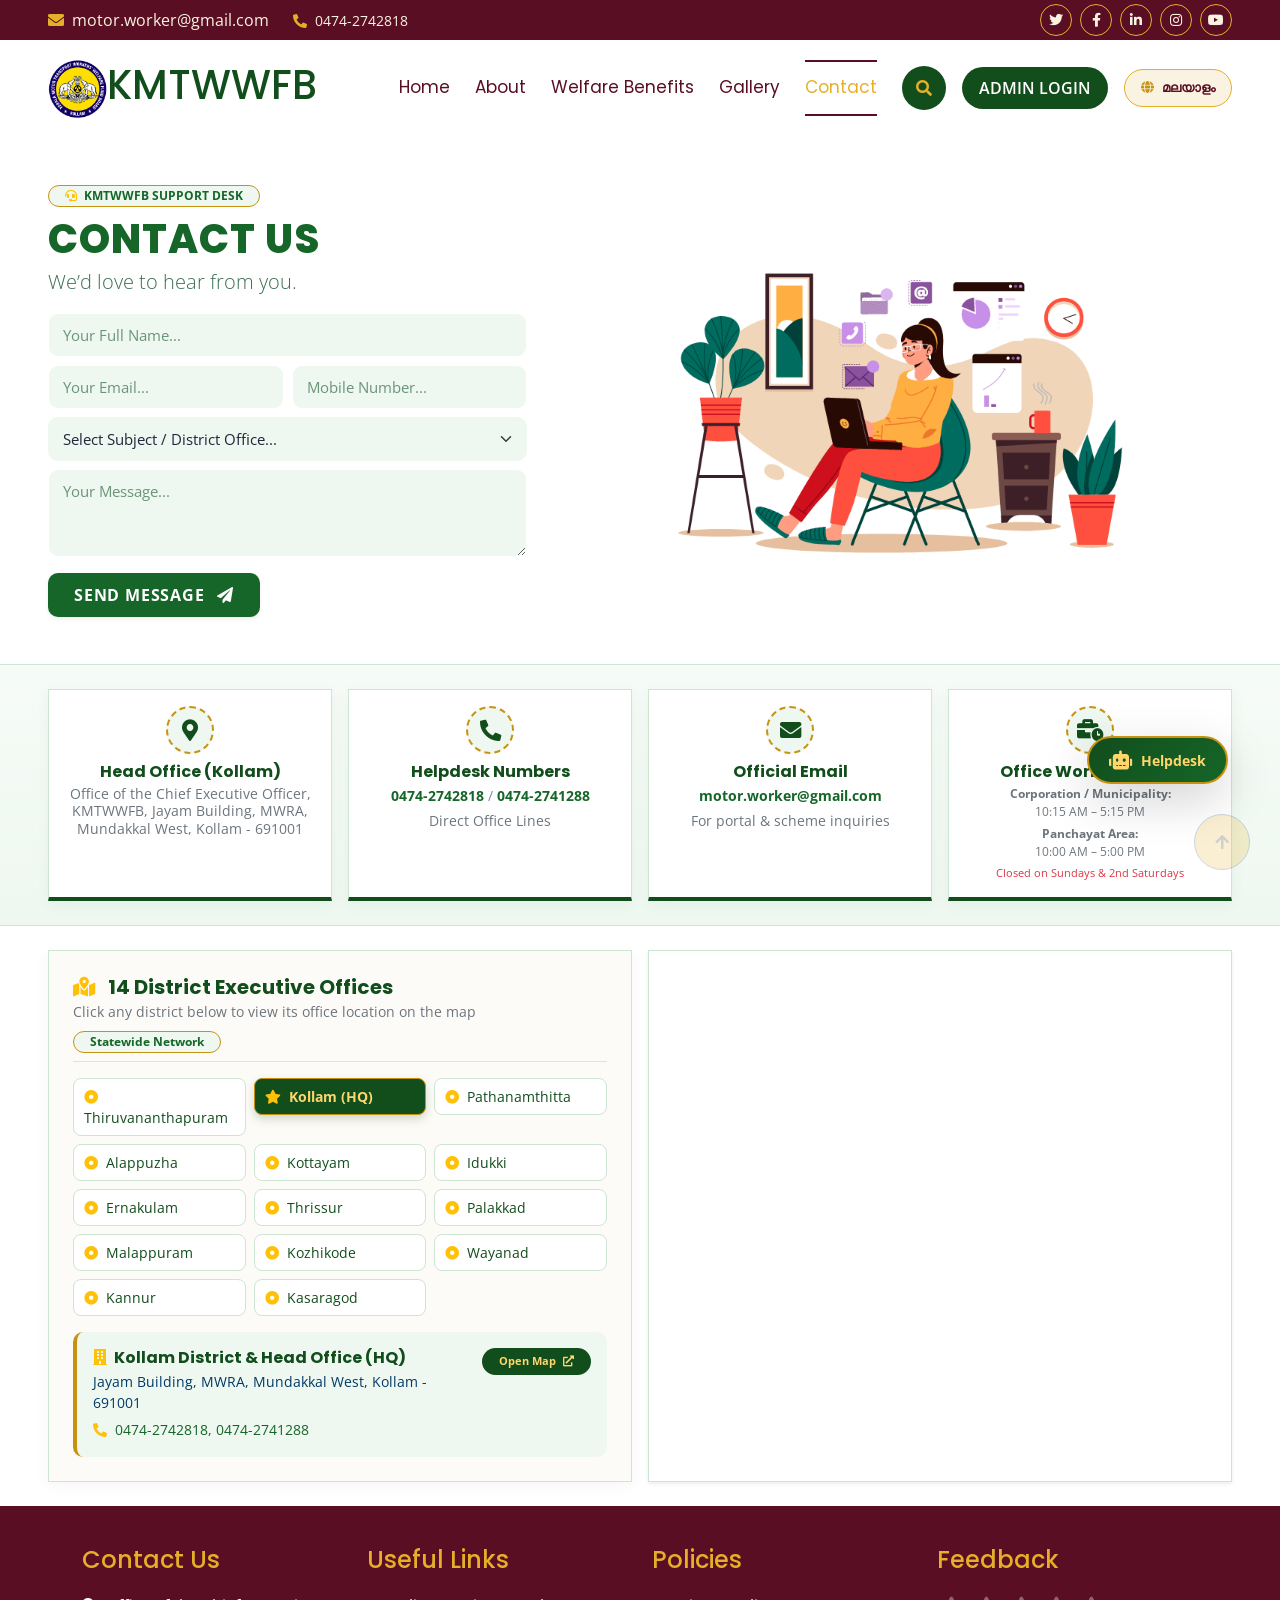
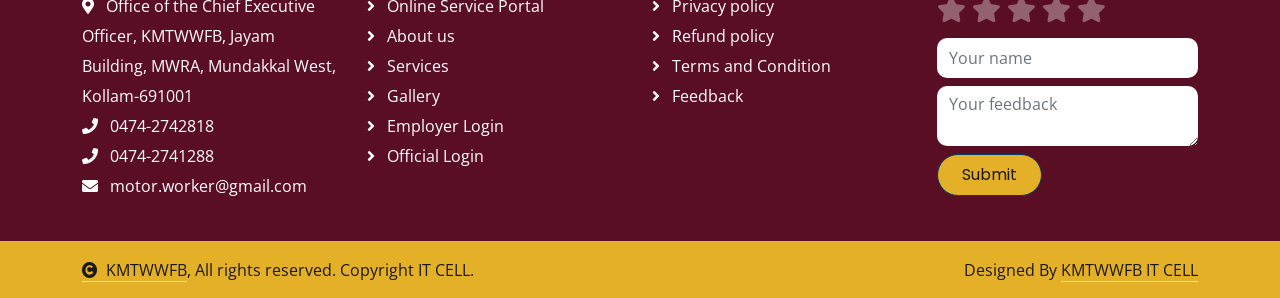
<file: contact.html>
<!DOCTYPE html>
<html lang="en">

<head>
    <meta charset="utf-8">
    <title>Contact Us - KMTWWFB</title>
    <meta content="width=device-width, initial-scale=1.0" name="viewport">

    <!-- Google Web Fonts -->
    <link rel="preconnect" href="https://fonts.googleapis.com">
    <link rel="preconnect" href="https://fonts.gstatic.com" crossorigin>
    <link href="https://fonts.googleapis.com/css2?family=Open+Sans:wght@400;500;600;700&family=Poppins:wght@300;400;500;600;700;800&display=swap" rel="stylesheet"> 

    <!-- Icon Font Stylesheet -->
    <link rel="stylesheet" href="https://use.fontawesome.com/releases/v5.15.4/css/all.css"/>
    <link href="https://cdn.jsdelivr.net/npm/bootstrap-icons@1.4.1/font/bootstrap-icons.css" rel="stylesheet">

    <!-- Libraries Stylesheet -->
    <link href="lib/animate/animate.min.css" rel="stylesheet">
    <link href="lib/owlcarousel/assets/owl.carousel.min.css" rel="stylesheet">

    <!-- Customized Bootstrap Stylesheet -->
    <link href="css/bootstrap.min.css" rel="stylesheet">

    <!-- Template & Custom Contact Stylesheet -->
    <link href="css/style.css" rel="stylesheet">
    <link href="css/contact.css" rel="stylesheet">
</head>

<body>

    <!-- Spinner Start -->
    <div id="spinner" class="show bg-white position-fixed translate-middle w-100 vh-100 top-50 start-50 d-flex align-items-center justify-content-center">
        <div class="spinner-border text-secondary" style="width: 3rem; height: 3rem;" role="status">
            <span class="sr-only">Loading...</span>
        </div>
    </div>
    <!-- Spinner End -->
<!-- Topbar Start (Visible on Mobile & Desktop) -->
<div class="container-fluid px-3 px-lg-5 py-1 py-lg-0" style="background-color: #5A0E24;">
    <div class="row gx-0 align-items-center">
        <!-- Email & Phone (Email hidden on tiny mobile screens to save space, Phone visible) -->
        <div class="col-6 col-lg-6 text-start">
            <div class="d-flex align-items-center">
                <a href="mailto:motor.worker@gmail.com" class="me-4 d-none d-md-inline-block" style="color: #FAF3E1;">
                    <i class="fas fa-envelope me-2" style="color: #E4B028;"></i>motor.worker@gmail.com
                </a>
                <a href="tel:04742742818" class="me-0 small" style="color: #FAF3E1;">
                    <i class="fas fa-phone-alt me-1 me-lg-2" style="color: #E4B028;"></i>0474-2742818
                </a>
            </div>
        </div>

        <!-- Social Icons (Desktop only) + Language Toggle Button (Mobile & Desktop) -->
        <div class="col-6 col-lg-6 text-end">
            <div class="d-inline-flex align-items-center social-icons" style="height: 40px;">
                <a class="btn btn-sm btn-outline-light btn-square rounded-circle me-2 d-none d-lg-inline-flex" href=""><i class="fab fa-twitter fw-normal"></i></a>
                <a class="btn btn-sm btn-outline-light btn-square rounded-circle me-2 d-none d-lg-inline-flex" href=""><i class="fab fa-facebook-f fw-normal"></i></a>
                <a class="btn btn-sm btn-outline-light btn-square rounded-circle me-2 d-none d-lg-inline-flex" href=""><i class="fab fa-linkedin-in fw-normal"></i></a>
                <a class="btn btn-sm btn-outline-light btn-square rounded-circle me-2 d-none d-lg-inline-flex" href=""><i class="fab fa-instagram fw-normal"></i></a>
                <a class="btn btn-sm btn-outline-light btn-square rounded-circle d-none d-lg-inline-flex" href=""><i class="fab fa-youtube fw-normal"></i></a>
                <!-- js/language.js will automatically place the Malayalam/English button right here! -->
            </div>
        </div>
    </div>
</div>
<!-- Topbar End -->

    <!-- Navbar Start -->
    <div class="container-fluid nav-bar p-0">
        <nav class="navbar navbar-expand-lg navbar-light bg-white px-4 px-lg-5 py-3 py-lg-0">
            <a href="index.html" class="navbar-brand p-0">
                <h1 class="display-8 m-0" style="color: #124D1C;"><img src="img/logo.png" class="img-fluid" alt="KMTWWFB logo">KMTWWFB</h1>
            </a>
            <button class="navbar-toggler" type="button" data-bs-toggle="collapse" data-bs-target="#navbarCollapse">
                <span class="fa fa-bars"></span>
            </button>
            <div class="collapse navbar-collapse" id="navbarCollapse">
                <div class="navbar-nav ms-auto py-0">
                    <a href="index.html" class="nav-item nav-link">Home</a>
                    <a href="about.html" class="nav-item nav-link">About</a>
                    <a href="welfare.html" class="nav-item nav-link">Welfare Benefits</a>

                    <!-- <a href="service.html" class="nav-item nav-link">Service</a> -->
                    <a href="gallery.html" class="nav-item nav-link">Gallery</a>
                    <!-- <div class="nav-item dropdown">
                        <a href="#" class="nav-link" data-bs-toggle="dropdown"><span class="dropdown-toggle">Pages</span></a>
                        <div class="dropdown-menu m-0">
                            <a href="feature.html" class="dropdown-item">Feature</a>
                            <a href="#" class="dropdown-item">Testimonial</a>
                            <a href="#" class="dropdown-item">Training</a>
                        </div>
                    </div> -->
                    <a href="contact.html" class="nav-item nav-link active">Contact</a>
                </div>
                <button class="btn btn-md-square mb-3 mb-md-3 mb-lg-0 me-3" data-bs-toggle="modal" data-bs-target="#searchModal" style="background-color: #124D1C; color: #E4B028;"><i class="fas fa-search"></i></button>
                <a href="login.html" class="btn rounded-pill py-2 px-4 px-lg-3 mb-3 mb-md-3 mb-lg-0" style="background-color: #124D1C; color: #FFFFFF;">ADMIN LOGIN</a>
            </div>
        </nav>
    </div>
    <!-- Navbar End -->

    <!-- Section 1: Compact Split-Screen Hero Contact Section -->
    <section class="contact-hero-section py-3 py-lg-4 bg-white">
        <div class="container-fluid px-4 px-lg-5" style="max-width: 1440px;">
            <div class="row g-3 g-lg-4 align-items-center">
                
                <!-- Left Column: Minimalist Contact Form -->
                <div class="col-lg-5 wow fadeInLeft" data-wow-delay="0.1s">
                    <div class="contact-form-wrapper">
                        <span class="badge rounded-pill px-3 py-1 mb-2 fw-bold" style="background-color: #eef8f0; color: #156628; border: 1px solid #C89211;">
                            <i class="fas fa-headset text-warning me-1"></i> KMTWWFB SUPPORT DESK
                        </span>
                        <h1 class="display-6 fw-extrabold mb-1 contact-main-heading">CONTACT US</h1>
                        <p class="fs-5 fw-light mb-3" style="color: #3b6e52;">We’d love to hear from you.</p>

                        <form id="kmtContactForm" action="#" method="post">
                            <div class="mb-2">
                                <input type="text" class="form-control contact-soft-input" placeholder="Your Full Name..." required>
                            </div>
                            <div class="row g-2 mb-2">
                                <div class="col-sm-6">
                                    <input type="email" class="form-control contact-soft-input" placeholder="Your Email..." required>
                                </div>
                                <div class="col-sm-6">
                                    <input type="tel" class="form-control contact-soft-input" placeholder="Mobile Number...">
                                </div>
                            </div>
                            <div class="mb-2">
                                <select class="form-select contact-soft-input" aria-label="Select District or Query Type">
                                    <option selected disabled>Select Subject / District Office...</option>
                                    <option value="Employee Registration">Employee Registration Query</option>
                                    <option value="Vehicle Registration">Vehicle Registration (Form 2 &amp; 3)</option>
                                    <option value="Online Payment">Contribution / e-Payment Issue</option>
                                    <option value="Welfare Benefits">Welfare Schemes &amp; Pension</option>
                                    <option value="Head Office Kollam">Head Office (Kollam) General Inquiry</option>
                                </select>
                            </div>
                            <div class="mb-3">
                                <textarea class="form-control contact-soft-input" rows="3" placeholder="Your Message..." required></textarea>
                            </div>
                            <button type="submit" class="btn btn-contact-send px-4 py-2 fw-bold rounded-3 shadow-sm">
                                <span>SEND MESSAGE <i class="fas fa-paper-plane ms-2"></i></span>
                            </button>
                            <div id="contactSuccessAlert" class="alert alert-success mt-2 py-2 px-3 small rounded-3" style="display: none;">
                                <i class="fas fa-check-circle me-1"></i> Thank you! Your message has been sent to the KMTWWFB Support Desk.
                            </div>
                        </form>
                    </div>
                </div>

                <!-- Right Column: Large Helpdesk GIF Illustration -->
                <div class="col-lg-7 wow fadeInRight" data-wow-delay="0.2s">
                    <div class="helpdesk-illustration-stage position-relative mx-auto">
                        <div class="contact-gif-container text-center w-100">
                            <img src="img/contact.gif" 
                                 alt="KMTWWFB Contact & Helpdesk Support" 
                                 class="img-fluid contact-hero-gif">
                        </div>
                    </div>
                </div>

            </div>
        </div>
    </section>

    <!-- Section 2: Quick Contact Info Cards (Tighter Padding) -->
    <section class="contact-info-strip py-4">
        <div class="container-fluid px-4 px-lg-5" style="max-width: 1440px;">
            <div class="row g-3">
                
                <!-- Card 1: Head Office Address -->
                <div class="col-sm-6 col-xl-3 wow fadeInUp" data-wow-delay="0.1s">
                    <div class="info-pill-card rounded-4 p-3 h-100 text-center">
                        <div class="info-icon-circle mx-auto mb-2">
                            <i class="fas fa-map-marker-alt fa-lg"></i>
                        </div>
                        <h6 class="fw-bold mb-1" style="color: #124D1C;">Head Office (Kollam)</h6>
                        <p class="text-muted small mb-0 lh-sm">
                            Office of the Chief Executive Officer, KMTWWFB, Jayam Building, MWRA, Mundakkal West, Kollam - 691001
                        </p>
                    </div>
                </div>

                <!-- Card 2: Telephone & Helpdesk -->
                <div class="col-sm-6 col-xl-3 wow fadeInUp" data-wow-delay="0.2s">
                    <div class="info-pill-card rounded-4 p-3 h-100 text-center">
                        <div class="info-icon-circle mx-auto mb-2">
                            <i class="fas fa-phone-alt fa-lg"></i>
                        </div>
                        <h6 class="fw-bold mb-1" style="color: #124D1C;">Helpdesk Numbers</h6>
                        <p class="mb-0 small"><a href="tel:04742742818" class="text-decoration-none fw-bold" style="color: #156628;">0474-2742818</a> / <a href="tel:04742741288" class="text-decoration-none fw-bold" style="color: #156628;">0474-2741288</a></p>
                        <small class="text-muted d-block mt-1">Direct Office Lines</small>
                    </div>
                </div>

                <!-- Card 3: Official Email -->
                <div class="col-sm-6 col-xl-3 wow fadeInUp" data-wow-delay="0.3s">
                    <div class="info-pill-card rounded-4 p-3 h-100 text-center">
                        <div class="info-icon-circle mx-auto mb-2">
                            <i class="fas fa-envelope fa-lg"></i>
                        </div>
                        <h6 class="fw-bold mb-1" style="color: #124D1C;">Official Email</h6>
                        <p class="mb-0 small"><a href="mailto:motor.worker@gmail.com" class="text-decoration-none fw-bold" style="color: #156628;">motor.worker@gmail.com</a></p>
                        <small class="text-muted d-block mt-1">For portal &amp; scheme inquiries</small>
                    </div>
                </div>

                <!-- Card 4: Working Hours -->
               <!-- Card 4: Working Hours (Corporation & Panchayat Areas) -->
<div class="col-sm-6 col-xl-3 wow fadeInUp" data-wow-delay="0.4s">
    <div class="info-pill-card rounded-4 p-3 h-100 text-center">
        <div class="info-icon-circle mx-auto mb-2">
            <i class="fas fa-business-time fa-lg"></i>
        </div>
        <h6 class="fw-bold mb-1" style="color: #124D1C;">Office Working Hours</h6>
        <p class="text-muted mb-1" style="font-size: 12px;">
            <strong>Corporation / Municipality:</strong><br>10:15 AM – 5:15 PM
        </p>
        <p class="text-muted mb-1" style="font-size: 12px;">
            <strong>Panchayat Area:</strong><br>10:00 AM – 5:00 PM
        </p>
        <small class="text-danger fw-semibold d-block mt-1" style="font-size: 11px;">
            Closed on Sundays &amp; 2nd Saturdays
        </small>
    </div>
</div>
            </div>
        </div>
    </section>
<!-- Section 3: Interactive 14 District Offices Directory & Dynamic Google Map -->
<section class="district-map-section py-4 bg-white">
    <div class="container-fluid px-4 px-lg-5" style="max-width: 1440px;">
        <div class="row g-3 align-items-stretch">
            
            <!-- Left: 14 District Offices Interactive Directory -->
            <div class="col-lg-6 wow fadeInLeft" data-wow-delay="0.1s">
                <div class="district-box rounded-4 p-3 p-md-4 h-100 d-flex flex-column justify-content-between">
                    <div>
                        <div class="d-flex flex-wrap align-items-center justify-content-between gap-2 mb-3 pb-2 border-bottom">
                            <div>
                                <h5 class="fw-bold mb-0" style="color: #124D1C;"><i class="fas fa-map-marked-alt text-warning me-2"></i> 14 District Executive Offices</h5>
                                <small class="text-muted">Click any district below to view its office location on the map</small>
                            </div>
                            <span class="badge rounded-pill px-3 py-1" style="background-color: #eef8f0; color: #156628; border: 1px solid #C89211;">Statewide Network</span>
                        </div>

                        <div class="row g-2 small" id="districtChipsGrid">
                            <div class="col-6 col-sm-4"><button type="button" class="dist-chip w-100 text-start" data-dist="thiruvananthapuram"><i class="fas fa-dot-circle text-warning me-1"></i> Thiruvananthapuram</button></div>
                            <div class="col-6 col-sm-4"><button type="button" class="dist-chip active w-100 text-start fw-bold" data-dist="kollam"><i class="fas fa-star text-warning me-1"></i> Kollam (HQ)</button></div>
                            <div class="col-6 col-sm-4"><button type="button" class="dist-chip w-100 text-start" data-dist="pathanamthitta"><i class="fas fa-dot-circle text-warning me-1"></i> Pathanamthitta</button></div>
                            <div class="col-6 col-sm-4"><button type="button" class="dist-chip w-100 text-start" data-dist="alappuzha"><i class="fas fa-dot-circle text-warning me-1"></i> Alappuzha</button></div>
                            <div class="col-6 col-sm-4"><button type="button" class="dist-chip w-100 text-start" data-dist="kottayam"><i class="fas fa-dot-circle text-warning me-1"></i> Kottayam</button></div>
                            <div class="col-6 col-sm-4"><button type="button" class="dist-chip w-100 text-start" data-dist="idukki"><i class="fas fa-dot-circle text-warning me-1"></i> Idukki</button></div>
                            <div class="col-6 col-sm-4"><button type="button" class="dist-chip w-100 text-start" data-dist="ernakulam"><i class="fas fa-dot-circle text-warning me-1"></i> Ernakulam</button></div>
                            <div class="col-6 col-sm-4"><button type="button" class="dist-chip w-100 text-start" data-dist="thrissur"><i class="fas fa-dot-circle text-warning me-1"></i> Thrissur</button></div>
                            <div class="col-6 col-sm-4"><button type="button" class="dist-chip w-100 text-start" data-dist="palakkad"><i class="fas fa-dot-circle text-warning me-1"></i> Palakkad</button></div>
                            <div class="col-6 col-sm-4"><button type="button" class="dist-chip w-100 text-start" data-dist="malappuram"><i class="fas fa-dot-circle text-warning me-1"></i> Malappuram</button></div>
                            <div class="col-6 col-sm-4"><button type="button" class="dist-chip w-100 text-start" data-dist="kozhikode"><i class="fas fa-dot-circle text-warning me-1"></i> Kozhikode</button></div>
                            <div class="col-6 col-sm-4"><button type="button" class="dist-chip w-100 text-start" data-dist="wayanad"><i class="fas fa-dot-circle text-warning me-1"></i> Wayanad</button></div>
                            <div class="col-6 col-sm-4"><button type="button" class="dist-chip w-100 text-start" data-dist="kannur"><i class="fas fa-dot-circle text-warning me-1"></i> Kannur</button></div>
                            <div class="col-6 col-sm-4"><button type="button" class="dist-chip w-100 text-start" data-dist="kasaragod"><i class="fas fa-dot-circle text-warning me-1"></i> Kasaragod</button></div>
                        </div>
                    </div>

                    <!-- Selected District Office Info Box -->
                    <div id="selectedDistrictDetails" class="mt-3 p-3 rounded-3" style="background-color: #eef8f0; border-left: 4px solid #C89211;">
                        <div class="d-flex justify-content-between align-items-start gap-2">
                            <div>
                                <h6 class="fw-bold mb-1" id="distOfficeTitle" style="color: #124D1C;">
                                    <i class="fas fa-building text-warning me-1"></i> Kollam District &amp; Head Office (HQ)
                                </h6>
                                <p class="small text-dark mb-1" id="distOfficeAddress">
                                    Jayam Building, MWRA, Mundakkal West, Kollam - 691001
                                </p>
                                <small class="fw-semibold" style="color: #156628;" id="distOfficePhone">
                                    <i class="fas fa-phone-alt text-warning me-1"></i> 0474-2742818, 0474-2741288
                                </small>
                            </div>
                            <a id="distExternalMapLink" href="https://maps.google.com/?q=Kerala+Motor+Transport+Workers+Welfare+Fund+Board+Kollam" target="_blank" rel="noopener noreferrer" class="btn btn-sm rounded-pill px-3 fw-bold flex-shrink-0" style="background-color: #124D1C; color: #ffd66b; font-size: 11px;">
                                Open Map <i class="fas fa-external-link-alt ms-1"></i>
                            </a>
                        </div>
                    </div>
                </div>
            </div>

            <!-- Right: Dynamic Embedded Location Map -->
            <div class="col-lg-6 wow fadeInRight" data-wow-delay="0.2s">
                <div class="rounded-4 overflow-hidden shadow-sm border h-100 position-relative" style="min-height: 350px; border-color: #cde5d3 !important;">
                    <iframe 
                        id="districtMapFrame"
                        src="https://www.google.com/maps?q=Kerala+Motor+Transport+Workers+Welfare+Fund+Board+Mundakkal+Kollam&output=embed" 
                        width="100%" 
                        height="100%" 
                        style="border:0; min-height: 350px;" 
                        allowfullscreen="" 
                        loading="lazy" 
                        referrerpolicy="no-referrer-when-downgrade"
                        title="KMTWWFB District Office Location">
                    </iframe>
                </div>
            </div>

        </div>
    </div>
</section>

    <!-- Footer Start -->
    <div class="container-fluid footer py-4 wow fadeIn" data-wow-delay="0.2s">
        <div class="container py-3">
            <div class="row g-4">
                <div class="col-md-6 col-lg-6 col-xl-3">
                    <div class="footer-item d-flex flex-column">
                        <h4 class="text-secondary mb-3">Contact Us</h4>
                        <a href="#"><i class="fa fa-map-marker-alt me-2"></i> Office of the Chief Executive Officer, KMTWWFB, Jayam Building, MWRA, Mundakkal West, Kollam-691001</a>
                        <a href="tel:04742742818"><i class="fas fa-phone me-2"></i> 0474-2742818</a>
                        <a href="tel:04742741288"><i class="fas fa-phone me-2"></i> 0474-2741288</a>
                        <a href="mailto:motor.worker@gmail.com"><i class="fas fa-envelope me-2"></i> motor.worker@gmail.com</a>
                    </div>
                </div>
                
                <div class="col-md-6 col-lg-6 col-xl-3">
                    <div class="footer-item d-flex flex-column">
                        <h4 class="text-secondary mb-3">Useful Links</h4>
                        <a href="https://kmtwwfb.kerala.gov.in/index.php" target="_blank" rel="noopener noreferrer"><i class="fas fa-angle-right me-2"></i> Online Service Portal</a>
                        <a href="about.html"><i class="fas fa-angle-right me-2"></i> About us</a>
                        <a href="service.html"><i class="fas fa-angle-right me-2"></i> Services</a>
                        <a href="gallery.html"><i class="fas fa-angle-right me-2"></i> Gallery</a>
                        <a href="https://kmtwwfb.kerala.gov.in/index.php/onlineservice/employerLogin"><i class="fas fa-angle-right me-2"></i> Employer Login</a>
                        <a href="https://kmtwwfb.kerala.gov.in/index.php/login"><i class="fas fa-angle-right me-2"></i> Official Login</a>
                    </div>
                </div>
                <div class="col-md-6 col-lg-6 col-xl-3">
                    <div class="footer-item d-flex flex-column">
                        <h4 class="text-secondary mb-3">Policies</h4>
                        <a href="https://kmtwwfb.kerala.gov.in/index.php/privacypolicy"><i class="fas fa-angle-right me-2"></i> Privacy policy</a>
                        <a href="https://kmtwwfb.kerala.gov.in/index.php/refundpolicy"><i class="fas fa-angle-right me-2"></i> Refund policy</a>
                        <a href="https://kmtwwfb.kerala.gov.in/index.php/termsandcondition"><i class="fas fa-angle-right me-2"></i> Terms and Condition</a>
                        <a href="#"><i class="fas fa-angle-right me-2"></i> Feedback</a>
                    </div>
                </div>
                <div class="col-md-6 col-lg-6 col-xl-3">
                    <div class="footer-item">
                        <h4 class="text-secondary mb-3">Feedback</h4>
                        <form id="feedbackForm" action="submit_feedback.php" method="post">
                            <div class="star-rating mb-2">
                                <input type="radio" id="star5" name="rating" value="5" required><label for="star5" title="Excellent"><i class="fas fa-star"></i></label>
                                <input type="radio" id="star4" name="rating" value="4"><label for="star4" title="Good"><i class="fas fa-star"></i></label>
                                <input type="radio" id="star3" name="rating" value="3"><label for="star3" title="Average"><i class="fas fa-star"></i></label>
                                <input type="radio" id="star2" name="rating" value="2"><label for="star2" title="Poor"><i class="fas fa-star"></i></label>
                                <input type="radio" id="star1" name="rating" value="1"><label for="star1" title="Very poor"><i class="fas fa-star"></i></label>
                            </div>
                            <input type="text" name="name" class="form-control border-0 mb-2 py-2" placeholder="Your name" required>
                            <textarea name="message" class="form-control border-0 mb-2" rows="2" placeholder="Your feedback" required></textarea>
                            <button type="submit" class="btn btn-primary rounded-pill px-4 py-2">Submit</button>
                            <p id="feedbackMsg" class="text-white mt-2 mb-0" style="display:none;">Thank you for your feedback!</p>
                        </form>
                    </div>
                </div>
            </div>
        </div>
    </div>
    <!-- Footer End -->

    <!-- Copyright Start -->
    <div class="container-fluid copyright py-3">
        <div class="container">
            <div class="row g-3 align-items-center">
                <div class="col-md-6 text-center text-md-start mb-md-0">
                    <span class="text-white"><a href="#" class="border-bottom text-white"><i class="fas fa-copyright text-light me-2"></i>KMTWWFB</a>, All rights reserved. Copyright IT CELL.</span>
                </div>
                <div class="col-md-6 text-center text-md-end text-white">
                    Designed By <a class="border-bottom text-white">KMTWWFB IT CELL</a> 
                </div>
            </div>
        </div>
    </div>
    <!-- Copyright End -->

    <!-- Back to Top -->
    <a href="#" class="btn btn-primary btn-lg-square back-to-top"><i class="fa fa-arrow-up"></i></a>   

    <!-- JavaScript Libraries -->
    <script src="https://ajax.googleapis.com/ajax/libs/jquery/3.6.4/jquery.min.js"></script>
    <script src="https://cdn.jsdelivr.net/npm/bootstrap@5.0.0/dist/js/bootstrap.bundle.min.js"></script>
    <script src="lib/wow/wow.min.js"></script>
    <script src="lib/easing/easing.min.js"></script>
    <script src="lib/waypoints/waypoints.min.js"></script>
    <script src="lib/counterup/counterup.min.js"></script>
    <script src="lib/owlcarousel/owl.carousel.min.js"></script>
    <script src="js/main.js"></script>

    <!-- Contact Form Instant Feedback Script -->
    <script>
        document.getElementById('kmtContactForm').addEventListener('submit', function (e) {
            e.preventDefault();
            const alertBox = document.getElementById('contactSuccessAlert');
            alertBox.style.display = 'block';
            this.reset();
        });
    </script>
    <script>
        document.addEventListener("DOMContentLoaded", function () {
            const districtOffices = {
                thiruvananthapuram: {
                    title: "Thiruvananthapuram District Executive Office",
                    address: "District Executive Officer, KMTWWFB, Thiruvananthapuram, Kerala",
                    phone: "0471-2472219",
                    query: "Kerala+Motor+Transport+Workers+Welfare+Fund+Board+Thiruvananthapuram"
                },
                kollam: {
                    title: "Kollam District & Head Office (HQ)",
                    address: "Jayam Building, MWRA, Mundakkal West, Kollam - 691001",
                    phone: "0474-2742818, 0474-2741288",
                    query: "Kerala+Motor+Transport+Workers+Welfare+Fund+Board+Mundakkal+Kollam"
                },
                pathanamthitta: {
                    title: "Pathanamthitta District Executive Office",
                    address: "District Executive Officer, KMTWWFB, Pathanamthitta, Kerala",
                    phone: "0468-2222382",
                    query: "Kerala+Motor+Transport+Workers+Welfare+Fund+Board+Pathanamthitta"
                },
                alappuzha: {
                    title: "Alappuzha District Executive Office",
                    address: "District Executive Officer, KMTWWFB, Alappuzha, Kerala",
                    phone: "0477-2252645",
                    query: "Kerala+Motor+Transport+Workers+Welfare+Fund+Board+Alappuzha"
                },
                kottayam: {
                    title: "Kottayam District Executive Office",
                    address: "District Executive Officer, KMTWWFB, Kottayam, Kerala",
                    phone: "0481-2560461",
                    query: "Kerala+Motor+Transport+Workers+Welfare+Fund+Board+Kottayam"
                },
                idukki: {
                    title: "Idukki District Executive Office",
                    address: "District Executive Officer, KMTWWFB, Thodupuzha, Idukki, Kerala",
                    phone: "04862-222845",
                    query: "Kerala+Motor+Transport+Workers+Welfare+Fund+Board+Thodupuzha+Idukki"
                },
                ernakulam: {
                    title: "Ernakulam District Executive Office",
                    address: "District Executive Officer, KMTWWFB, Kakkanad / Ernakulam, Kerala",
                    phone: "0484-2422977",
                    query: "Kerala+Motor+Transport+Workers+Welfare+Fund+Board+Ernakulam"
                },
                thrissur: {
                    title: "Thrissur District Executive Office",
                    address: "District Executive Officer, KMTWWFB, Thrissur, Kerala",
                    phone: "0487-2331592",
                    query: "Kerala+Motor+Transport+Workers+Welfare+Fund+Board+Thrissur"
                },
                palakkad: {
                    title: "Palakkad District Executive Office",
                    address: "District Executive Officer, KMTWWFB, Palakkad, Kerala",
                    phone: "0491-2523694",
                    query: "Kerala+Motor+Transport+Workers+Welfare+Fund+Board+Palakkad"
                },
                malappuram: {
                    title: "Malappuram District Executive Office",
                    address: "District Executive Officer, KMTWWFB, Malappuram, Kerala",
                    phone: "0483-2734865",
                    query: "Kerala+Motor+Transport+Workers+Welfare+Fund+Board+Malappuram"
                },
                kozhikode: {
                    title: "Kozhikode District Executive Office",
                    address: "District Executive Officer, KMTWWFB, Kozhikode, Kerala",
                    phone: "0495-2370548",
                    query: "Kerala+Motor+Transport+Workers+Welfare+Fund+Board+Kozhikode"
                },
                wayanad: {
                    title: "Wayanad District Executive Office",
                    address: "District Executive Officer, KMTWWFB, Kalpetta, Wayanad, Kerala",
                    phone: "04936-203472",
                    query: "Kerala+Motor+Transport+Workers+Welfare+Fund+Board+Kalpetta+Wayanad"
                },
                kannur: {
                    title: "Kannur District Executive Office",
                    address: "District Executive Officer, KMTWWFB, Kannur, Kerala",
                    phone: "0497-2700654",
                    query: "Kerala+Motor+Transport+Workers+Welfare+Fund+Board+Kannur"
                },
                kasaragod: {
                    title: "Kasaragod District Executive Office",
                    address: "District Executive Officer, KMTWWFB, Vidyanagar, Kasaragod, Kerala",
                    phone: "04994-255365",
                    query: "Kerala+Motor+Transport+Workers+Welfare+Fund+Board+Kasaragod"
                }
            };
        
            const chips = document.querySelectorAll("#districtChipsGrid .dist-chip");
            const mapFrame = document.getElementById("districtMapFrame");
            const titleEl = document.getElementById("distOfficeTitle");
            const addressEl = document.getElementById("distOfficeAddress");
            const phoneEl = document.getElementById("distOfficePhone");
            const externalLinkEl = document.getElementById("distExternalMapLink");
        
            chips.forEach(chip => {
                chip.addEventListener("click", function () {
                    chips.forEach(c => c.classList.remove("active"));
                    this.classList.add("active");
        
                    const key = this.getAttribute("data-dist");
                    const data = districtOffices[key];
                    if (!data) return;
        
                    titleEl.innerHTML = `<i class="fas fa-building text-warning me-1"></i> ${data.title}`;
                    addressEl.textContent = data.address;
                    phoneEl.innerHTML = `<i class="fas fa-phone-alt text-warning me-1"></i> ${data.phone}`;
                    mapFrame.src = `https://www.google.com/maps?q=${data.query}&output=embed`;
                    externalLinkEl.href = `https://maps.google.com/?q=${data.query}`;
                });
            });
        });
        </script><script src="js/chatbot.js"></script>
            <script src="js/language.js"></script>

</body>
</body>
</html>
</file>
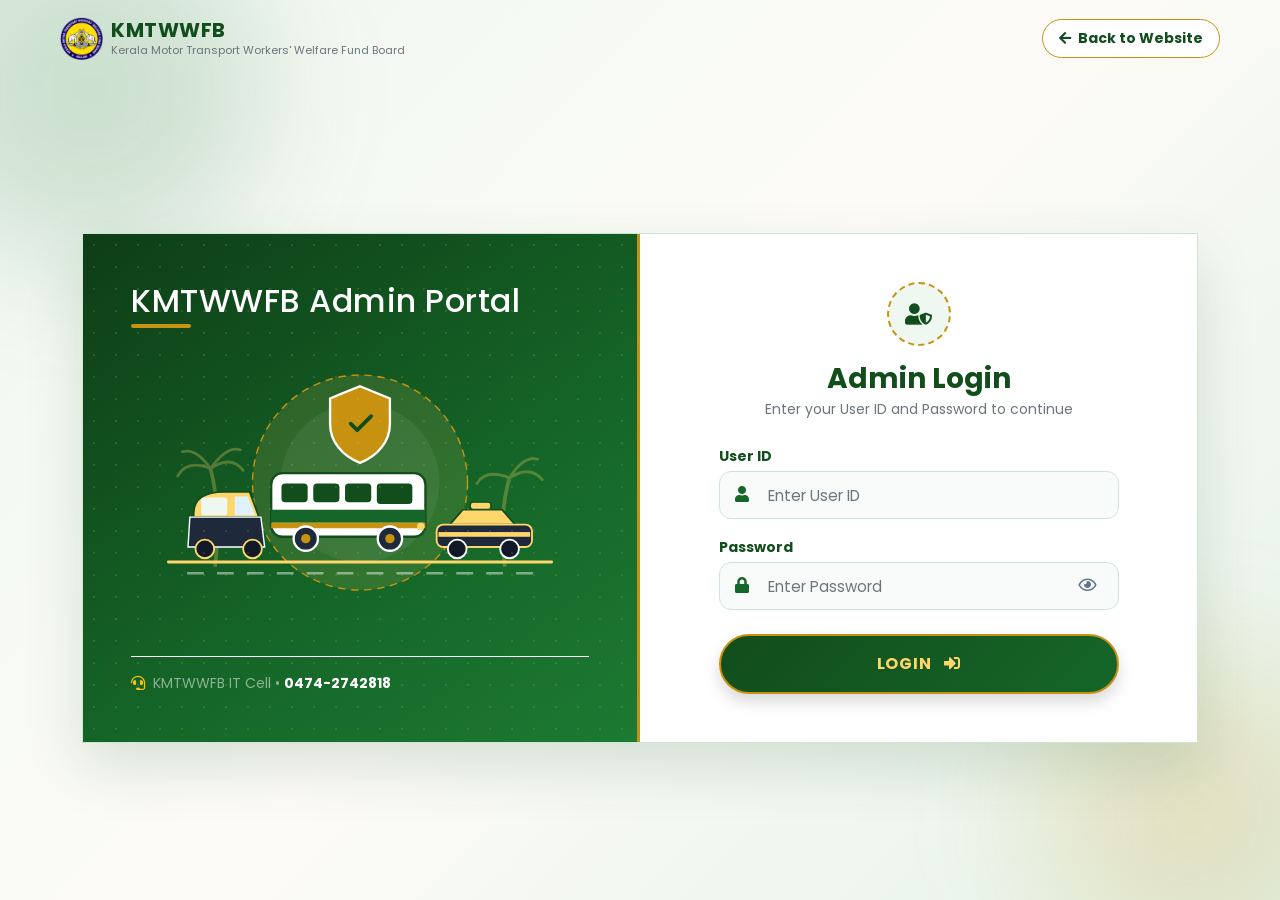
<file: login.html>
<!DOCTYPE html>
<html lang="en">

<head>
    <meta charset="utf-8">
    <title>Admin Login - KMTWWFB</title>
    <meta content="width=device-width, initial-scale=1.0" name="viewport">

    <!-- Google Web Fonts -->
    <link rel="preconnect" href="https://fonts.googleapis.com">
    <link rel="preconnect" href="https://fonts.gstatic.com" crossorigin>
    <link href="https://fonts.googleapis.com/css2?family=Open+Sans:wght@400;500;600;700&family=Poppins:wght@300;400;500;600;700;800&display=swap" rel="stylesheet"> 

    <!-- Icon Font Stylesheet -->
    <link rel="stylesheet" href="https://use.fontawesome.com/releases/v5.15.4/css/all.css"/>
    <link href="https://cdn.jsdelivr.net/npm/bootstrap-icons@1.4.1/font/bootstrap-icons.css" rel="stylesheet">

    <!-- Libraries Stylesheet -->
    <link href="lib/animate/animate.min.css" rel="stylesheet">

    <!-- Customized Bootstrap Stylesheet -->
    <link href="css/bootstrap.min.css" rel="stylesheet">

    <!-- Template & Custom Login Stylesheet -->
    <link href="css/style.css" rel="stylesheet">
    <link href="css/login.css" rel="stylesheet">
</head>

<body class="login-page-body">

    <!-- Ambient Animated Background Orbs -->
    <div class="bg-orb orb-1"></div>
    <div class="bg-orb orb-2"></div>

    <!-- Top Minimal Header Bar -->
    <header class="login-top-nav py-3 px-4 px-lg-5">
        <div class="container-fluid d-flex align-items-center justify-content-between" style="max-width: 1320px;">
            <a href="index.html" class="d-flex align-items-center text-decoration-none gap-2">
                <img src="img/logo.png" alt="KMTWWFB Logo" style="height: 44px; width: auto;">
                <div>
                    <h5 class="mb-0 fw-bold" style="color: #124D1C; letter-spacing: 0.5px;">KMTWWFB</h5>
                    <small class="text-muted d-none d-sm-block" style="font-size: 11px;">Kerala Motor Transport Workers' Welfare Fund Board</small>
                </div>
            </a>
            <a href="index.html" class="btn btn-sm rounded-pill px-3 py-2 fw-bold back-home-pill">
                <i class="fas fa-arrow-left me-1"></i> Back to Website
            </a>
        </div>
    </header>

    <!-- Main Split Animated Admin Login Container -->
    <main class="login-main-wrapper d-flex align-items-center py-4 px-3 px-lg-5">
        <div class="container" style="max-width: 1140px;">
            <div class="login-glass-card rounded-4 overflow-hidden shadow-lg">
                <div class="row g-0 align-items-stretch">
                    
                    <!-- Left Column: KMTWWFB Admin Portal + Animated Auto, Bus & Taxi Scene -->
                    <div class="col-lg-6 login-visual-pane p-4 p-xl-5 d-flex flex-column justify-content-between position-relative overflow-hidden">
                        
                        <div class="visual-grid-overlay"></div>

                        <!-- Clean Title Only -->
                        <div class="position-relative z-2 text-center text-lg-start wow fadeInDown" data-wow-delay="0.1s">
                            <h2 class="text-white fw-extrabold mb-1" style="letter-spacing: 0.5px;">KMTWWFB Admin Portal</h2>
                            <div style="width: 60px; height: 4px; background-color: #C89211; border-radius: 4px;" class="mx-auto mx-lg-0"></div>
                        </div>

                        <!-- Animated Transport Illustration Stage (Auto, Bus & Taxi) -->
                        <div class="login-animation-stage my-3 position-relative z-2 text-center wow zoomIn" data-wow-delay="0.2s">
                            <svg viewBox="0 0 460 310" class="img-fluid w-100" style="max-width: 430px;" xmlns="http://www.w3.org/2000/svg">
                                <!-- Soft Glowing Sun / Moon Backdrop -->
                                <circle cx="230" cy="145" r="115" fill="rgba(255, 214, 107, 0.12)" stroke="#C89211" stroke-width="1.5" stroke-dasharray="8 6" class="spin-ring"/>
                                <circle cx="230" cy="145" r="85" fill="rgba(255, 255, 255, 0.06)"/>

                                <!-- Stylized Kerala Coconut Palms (Silhouette) -->
                                <g opacity="0.28" fill="#ffd66b">
                                    <path d="M75 235 Q82 175 70 130" stroke="#ffd66b" stroke-width="4" fill="none"/>
                                    <path d="M70 130 Q45 120 35 138 M70 130 Q55 108 40 112 M70 130 Q92 115 105 132 M70 130 Q88 105 102 110" stroke="#ffd66b" stroke-width="3" fill="none" stroke-linecap="round"/>
                                    <path d="M385 235 Q378 180 390 140" stroke="#ffd66b" stroke-width="4" fill="none"/>
                                    <path d="M390 140 Q365 130 355 146 M390 140 Q412 126 425 142 M390 140 Q405 116 420 120" stroke="#ffd66b" stroke-width="3" fill="none" stroke-linecap="round"/>
                                </g>

                                <!-- Center Admin Shield Emblem -->
                                <g class="shield-float">
                                    <path d="M230 42 L262 55 L262 82 C262 102 248 117 230 124 C212 117 198 102 198 82 L198 55 Z" fill="#C89211" stroke="#ffffff" stroke-width="2.5"/>
                                    <path d="M220 82 L227 89 L242 74" fill="none" stroke="#124D1C" stroke-width="4" stroke-linecap="round" stroke-linejoin="round"/>
                                </g>

                                <!-- 1. Stage Carriage Bus (Center-Left, Animated Cruise) -->
                                <g class="bus-drive">
                                    <rect x="135" y="135" width="165" height="68" rx="12" fill="#ffffff" stroke="#124D1C" stroke-width="2.5"/>
                                    <!-- Bus Roof & Green/Gold Livery Stripe -->
                                    <path d="M135 174 L300 174 L300 188 L135 188 Z" fill="#156628"/>
                                    <path d="M135 188 L300 188 L300 194 L135 194 Z" fill="#C89211"/>
                                    <!-- Bus Windows -->
                                    <rect x="146" y="146" width="28" height="20" rx="4" fill="#124D1C"/>
                                    <rect x="180" y="146" width="28" height="20" rx="4" fill="#124D1C"/>
                                    <rect x="214" y="146" width="28" height="20" rx="4" fill="#124D1C"/>
                                    <rect x="248" y="146" width="38" height="22" rx="4" fill="#124D1C"/>
                                    <!-- Headlight -->
                                    <circle cx="295" cy="192" r="4" fill="#ffd66b"/>
                                    <!-- Bus Wheels -->
                                    <circle cx="172" cy="205" r="13" fill="#1e293b" stroke="#ffffff" stroke-width="2.5"/>
                                    <circle cx="172" cy="205" r="5" fill="#C89211"/>
                                    <circle cx="262" cy="205" r="13" fill="#1e293b" stroke="#ffffff" stroke-width="2.5"/>
                                    <circle cx="262" cy="205" r="5" fill="#C89211"/>
                                </g>

                                <!-- 2. Kerala Black & Yellow Autorickshaw (Left Foreground, Animated Bob) -->
                                <g class="auto-drive">
                                    <!-- Yellow Canopy Top -->
                                    <path d="M52 178 C52 162, 65 155, 85 155 L112 155 L122 182 L52 182 Z" fill="#ffd66b" stroke="#124D1C" stroke-width="2"/>
                                    <!-- Black Body -->
                                    <path d="M48 182 L124 182 L128 214 L46 214 Z" fill="#1e293b" stroke="#ffffff" stroke-width="1.5"/>
                                    <!-- Windshield & Passenger Cabin -->
                                    <polygon points="96,160 110,160 118,180 96,180" fill="#e0f2fe"/>
                                    <rect x="60" y="161" width="28" height="19" rx="3" fill="#eef8f0"/>
                                    <!-- Auto Wheels -->
                                    <circle cx="64" cy="216" r="10" fill="#111827" stroke="#ffd66b" stroke-width="2"/>
                                    <circle cx="115" cy="216" r="10" fill="#111827" stroke="#ffd66b" stroke-width="2"/>
                                </g>

                                <!-- 3. Kerala Taxi Car (Right Foreground, Animated Bob) -->
                                <g class="taxi-drive">
                                    <!-- Taxi Roof Sign -->
                                    <rect x="348" y="166" width="22" height="8" rx="3" fill="#ffd66b" stroke="#124D1C" stroke-width="1.5"/>
                                    <!-- Cabin -->
                                    <path d="M326 190 L340 174 L382 174 L396 190 Z" fill="#ffd66b" stroke="#124D1C" stroke-width="2"/>
                                    <!-- Car Body -->
                                    <rect x="312" y="190" width="102" height="24" rx="7" fill="#1e293b" stroke="#ffd66b" stroke-width="2"/>
                                    <!-- Yellow Taxi Stripe -->
                                    <rect x="314" y="198" width="98" height="5" fill="#ffd66b"/>
                                    <!-- Car Wheels -->
                                    <circle cx="334" cy="216" r="10" fill="#111827" stroke="#ffffff" stroke-width="2"/>
                                    <circle cx="390" cy="216" r="10" fill="#111827" stroke="#ffffff" stroke-width="2"/>
                                </g>

                                <!-- Animated Road Line -->
                                <line x1="25" y1="230" x2="435" y2="230" stroke="#ffd66b" stroke-width="3" stroke-linecap="round"/>
                                <line x1="45" y1="242" x2="415" y2="242" stroke="rgba(255, 255, 255, 0.45)" stroke-width="2.5" stroke-dasharray="18 14" class="road-dash"/>
                            </svg>
                        </div>

                        <!-- Bottom IT Cell Line -->
                        <div class="pt-3 border-top border-white border-opacity-25 position-relative z-2 text-center text-lg-start small text-white-50">
                            <i class="fas fa-headset text-warning me-1"></i> KMTWWFB IT Cell • <strong class="text-white">0474-2742818</strong>
                        </div>
                    </div>

                    <!-- Right Column: Clean User ID & Password Admin Login Form -->
                    <div class="col-lg-6 bg-white p-4 p-sm-5 d-flex flex-column justify-content-center">
                        <div class="login-form-box mx-auto w-100" style="max-width: 400px;">
                            
                            <div class="text-center mb-4 wow fadeInUp" data-wow-delay="0.1s">
                                <div class="login-lock-emblem mx-auto mb-3">
                                    <i class="fas fa-user-shield fa-lg"></i>
                                </div>
                                <h3 class="fw-bold mb-1" style="color: #124D1C;">Admin Login</h3>
                                <p class="text-muted small mb-0">Enter your User ID and Password to continue</p>
                            </div>

                            <!-- Clean Login Form (User ID & Password Only) -->
                            <form id="kmtLoginForm" action="#" method="post" class="wow fadeInUp" data-wow-delay="0.2s">
                                
                                <!-- User ID -->
                                <div class="mb-3">
                                    <label for="loginUsername" class="form-label small fw-bold mb-1" style="color: #124D1C;">
                                        User ID
                                    </label>
                                    <div class="position-relative">
                                        <span class="input-left-icon"><i class="fas fa-user"></i></span>
                                        <input type="text" id="loginUsername" name="user_id" class="form-control login-field ps-5" placeholder="Enter User ID" required>
                                    </div>
                                </div>

                                <!-- Password -->
                                <div class="mb-4">
                                    <label for="loginPassword" class="form-label small fw-bold mb-1" style="color: #124D1C;">
                                        Password
                                    </label>
                                    <div class="position-relative">
                                        <span class="input-left-icon"><i class="fas fa-lock"></i></span>
                                        <input type="password" id="loginPassword" name="password" class="form-control login-field ps-5 pe-5" placeholder="Enter Password" required>
                                        <button type="button" id="togglePasswordBtn" class="btn password-eye-btn" aria-label="Toggle Password Visibility">
                                            <i class="far fa-eye"></i>
                                        </button>
                                    </div>
                                </div>

                                <!-- Animated Submit Button -->
                                <button type="submit" id="loginSubmitBtn" class="btn btn-login-animated w-100 py-3 rounded-pill fw-bold shadow">
                                    <span class="btn-text">LOGIN <i class="fas fa-sign-in-alt ms-2"></i></span>
                                </button>

                                <!-- Feedback Alert -->
                                <div id="loginFeedbackBox" class="alert alert-warning mt-3 py-2 px-3 small rounded-3 text-center" style="display: none;"></div>
                            </form>

                        </div>
                    </div>

                </div>
            </div>
        </div>
    </main>

    <!-- JavaScript Libraries -->
    <script src="https://ajax.googleapis.com/ajax/libs/jquery/3.6.4/jquery.min.js"></script>
    <script src="https://cdn.jsdelivr.net/npm/bootstrap@5.0.0/dist/js/bootstrap.bundle.min.js"></script>
    <script src="lib/wow/wow.min.js"></script>
    <script>
        new WOW().init();

        document.addEventListener("DOMContentLoaded", function () {
            // Password Show / Hide Toggle
            const pwdInput = document.getElementById("loginPassword");
            const togglePwdBtn = document.getElementById("togglePasswordBtn");
            togglePwdBtn.addEventListener("click", function () {
                const isPwd = pwdInput.type === "password";
                pwdInput.type = isPwd ? "text" : "password";
                this.innerHTML = isPwd ? '<i class="far fa-eye-slash"></i>' : '<i class="far fa-eye"></i>';
            });

            // Submit Button Loading Animation
            const loginForm = document.getElementById("kmtLoginForm");
            const submitBtn = document.getElementById("loginSubmitBtn");
            const feedbackBox = document.getElementById("loginFeedbackBox");

            loginForm.addEventListener("submit", function (e) {
                e.preventDefault();
                submitBtn.disabled = true;
                submitBtn.innerHTML = '<span class="spinner-border spinner-border-sm me-2"></span> Logging in...';

                setTimeout(() => {
                    submitBtn.disabled = false;
                    submitBtn.innerHTML = '<span class="btn-text">LOGIN <i class="fas fa-sign-in-alt ms-2"></i></span>';
                    feedbackBox.style.display = "block";
                    feedbackBox.innerHTML = '<i class="fas fa-check-circle me-1"></i> Form submitted! Connect action URL to your backend login controller.';
                }, 1000);
            });
        });
    </script>
        <script src="js/language.js"></script>

</body>
</html>
</file>
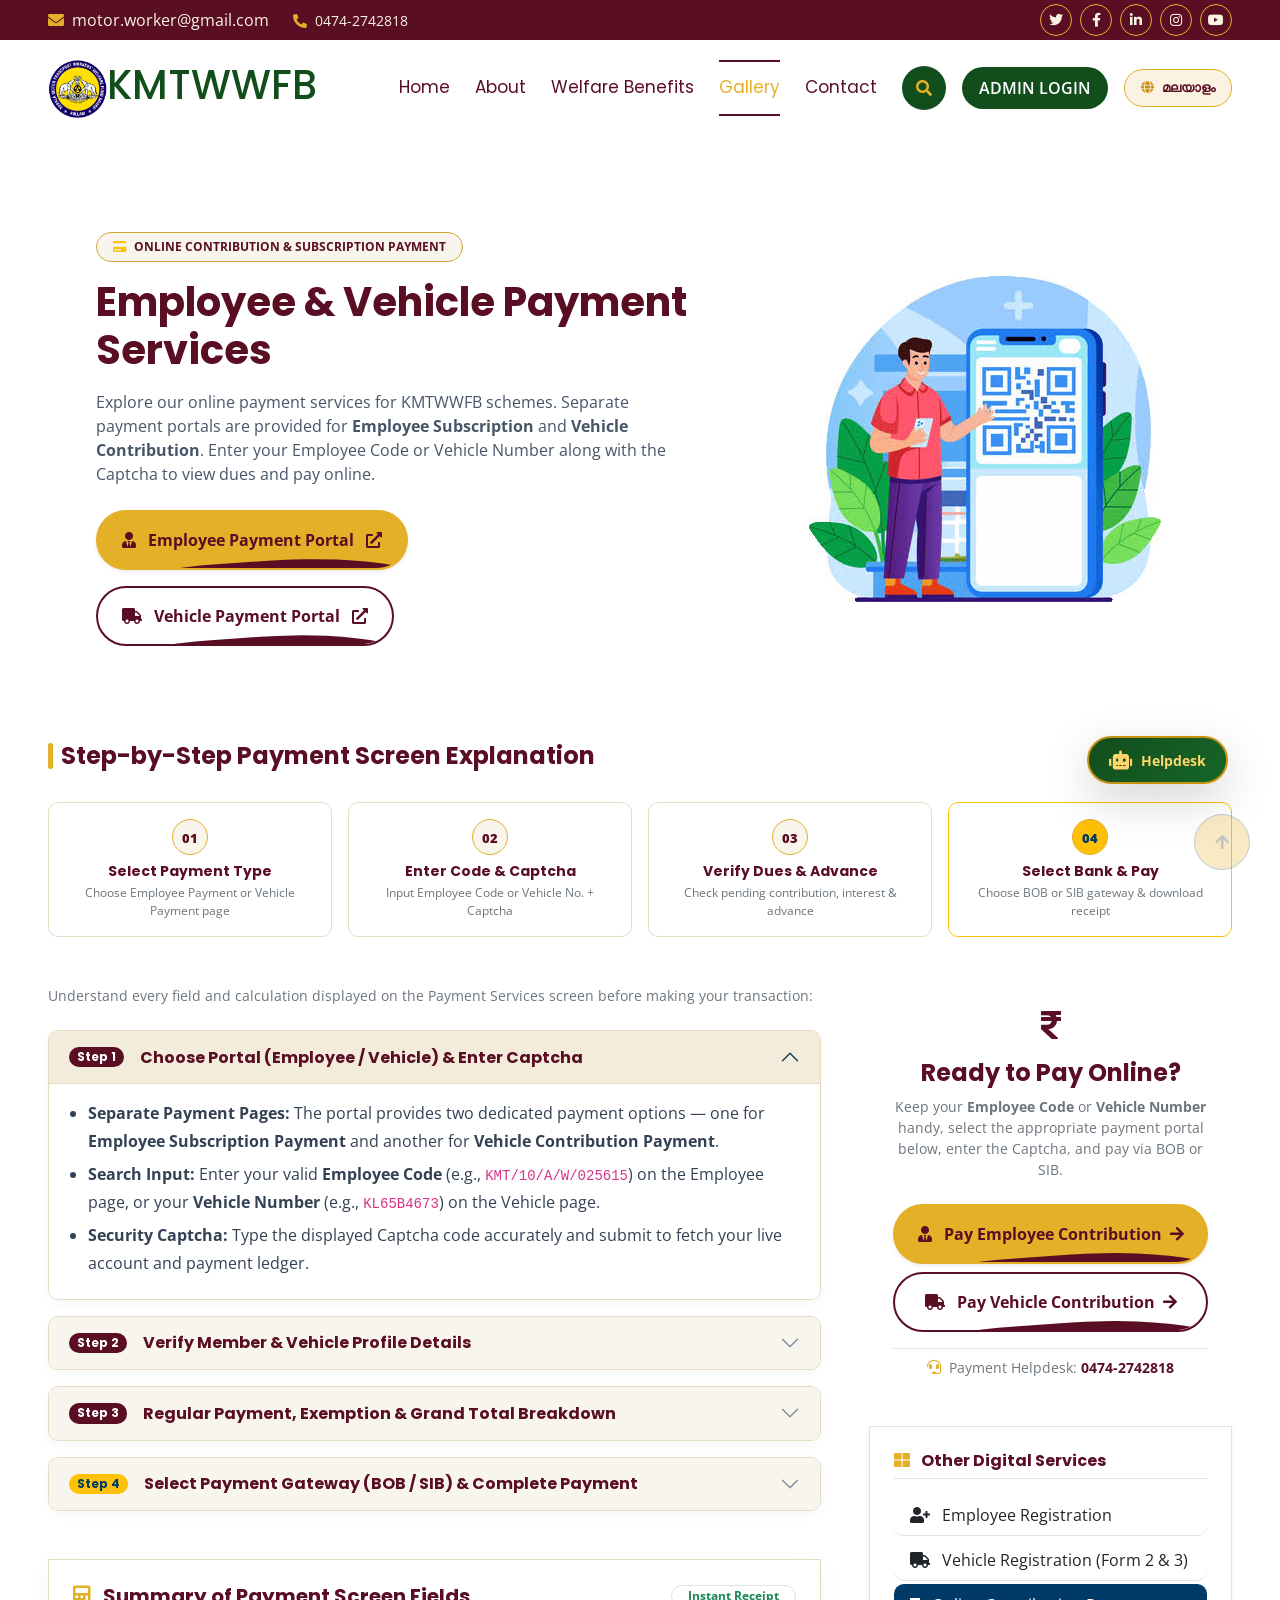
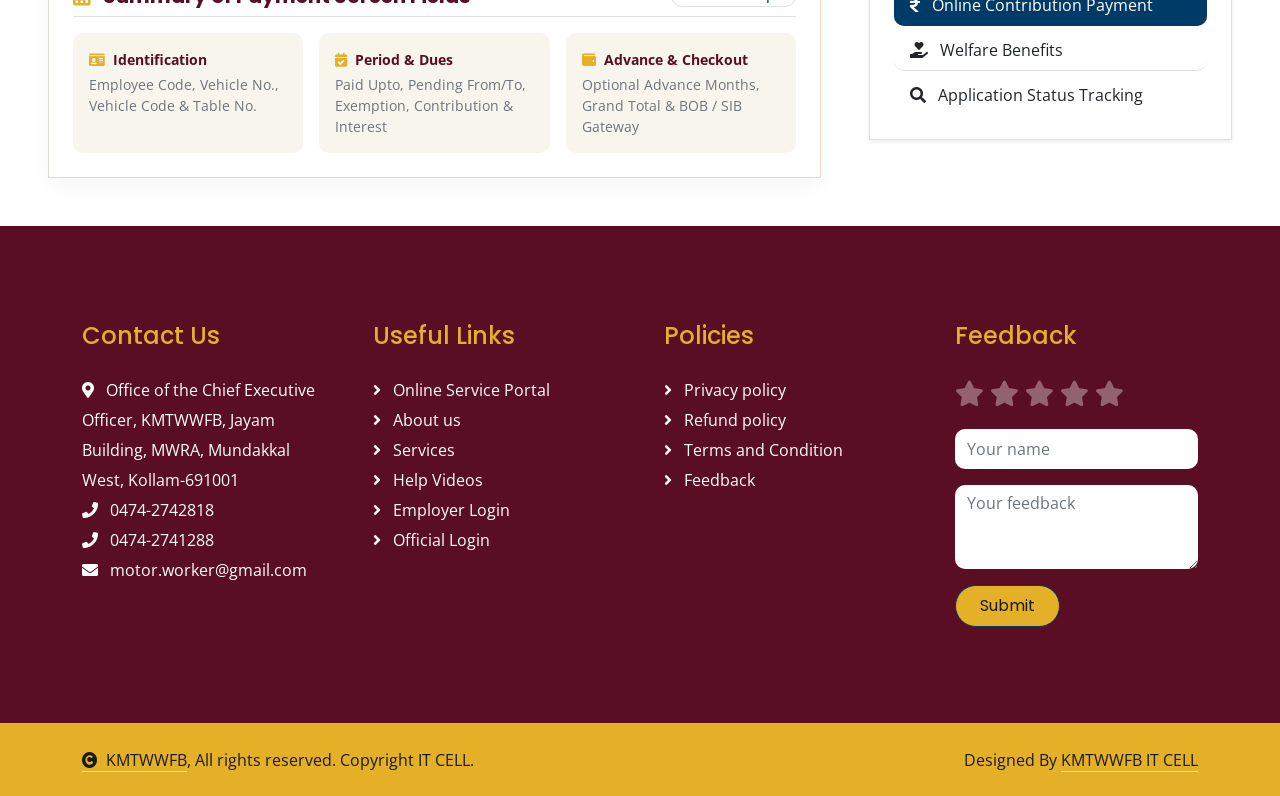
<file: Payment.html>
<!DOCTYPE html>
<html lang="en">

<head>
    <meta charset="utf-8">
    <title>KMTWWFB - Online Contribution Payment Guide</title>
    <meta content="width=device-width, initial-scale=1.0" name="viewport">

    <!-- Google Web Fonts -->
    <link rel="preconnect" href="https://fonts.googleapis.com">
    <link rel="preconnect" href="https://fonts.gstatic.com" crossorigin>
    <link href="https://fonts.googleapis.com/css2?family=Open+Sans:wght@400;500;600;700&family=Poppins:wght@300;400;500;600;700&display=swap" rel="stylesheet"> 

    <!-- Icon Font Stylesheet -->
    <link rel="stylesheet" href="https://use.fontawesome.com/releases/v5.15.4/css/all.css"/>
    <link href="https://cdn.jsdelivr.net/npm/bootstrap-icons@1.4.1/font/bootstrap-icons.css" rel="stylesheet">

    <!-- Libraries Stylesheet -->
    <link href="lib/animate/animate.min.css" rel="stylesheet">
    <link href="lib/owlcarousel/assets/owl.carousel.min.css" rel="stylesheet">

    <!-- Customized Bootstrap Stylesheet -->
    <link href="css/bootstrap.min.css" rel="stylesheet">

    <!-- Template Stylesheet -->
    <link href="css/style.css" rel="stylesheet">
    <link href="css/instruction.css" rel="stylesheet">
</head>

<body>

    <!-- Spinner Start -->
    <div id="spinner" class="show bg-white position-fixed translate-middle w-100 vh-100 top-50 start-50 d-flex align-items-center justify-content-center">
        <div class="spinner-border text-secondary" style="width: 3rem; height: 3rem;" role="status">
            <span class="sr-only">Loading...</span>
        </div>
    </div>
    <!-- Spinner End -->

<!-- Topbar Start (Visible on Mobile & Desktop) -->
<div class="container-fluid px-3 px-lg-5 py-1 py-lg-0" style="background-color: #5A0E24;">
    <div class="row gx-0 align-items-center">
        <!-- Email & Phone (Email hidden on tiny mobile screens to save space, Phone visible) -->
        <div class="col-6 col-lg-6 text-start">
            <div class="d-flex align-items-center">
                <a href="mailto:motor.worker@gmail.com" class="me-4 d-none d-md-inline-block" style="color: #FAF3E1;">
                    <i class="fas fa-envelope me-2" style="color: #E4B028;"></i>motor.worker@gmail.com
                </a>
                <a href="tel:04742742818" class="me-0 small" style="color: #FAF3E1;">
                    <i class="fas fa-phone-alt me-1 me-lg-2" style="color: #E4B028;"></i>0474-2742818
                </a>
            </div>
        </div>

        <!-- Social Icons (Desktop only) + Language Toggle Button (Mobile & Desktop) -->
        <div class="col-6 col-lg-6 text-end">
            <div class="d-inline-flex align-items-center social-icons" style="height: 40px;">
                <a class="btn btn-sm btn-outline-light btn-square rounded-circle me-2 d-none d-lg-inline-flex" href=""><i class="fab fa-twitter fw-normal"></i></a>
                <a class="btn btn-sm btn-outline-light btn-square rounded-circle me-2 d-none d-lg-inline-flex" href=""><i class="fab fa-facebook-f fw-normal"></i></a>
                <a class="btn btn-sm btn-outline-light btn-square rounded-circle me-2 d-none d-lg-inline-flex" href=""><i class="fab fa-linkedin-in fw-normal"></i></a>
                <a class="btn btn-sm btn-outline-light btn-square rounded-circle me-2 d-none d-lg-inline-flex" href=""><i class="fab fa-instagram fw-normal"></i></a>
                <a class="btn btn-sm btn-outline-light btn-square rounded-circle d-none d-lg-inline-flex" href=""><i class="fab fa-youtube fw-normal"></i></a>
                <!-- js/language.js will automatically place the Malayalam/English button right here! -->
            </div>
        </div>
    </div>
</div>
<!-- Topbar End -->
    <!-- Navbar Start -->
    <div class="container-fluid nav-bar p-0">
        <nav class="navbar navbar-expand-lg navbar-light bg-white px-4 px-lg-5 py-3 py-lg-0">
            <a href="index.html" class="navbar-brand p-0">
                <h1 class="display-8 m-0" style="color: #124D1C;"><img src="img/logo.png" class="img-fluid" alt="KMTWWFB logo">KMTWWFB</h1>
            </a>
            <button class="navbar-toggler" type="button" data-bs-toggle="collapse" data-bs-target="#navbarCollapse">
                <span class="fa fa-bars"></span>
            </button>
            <div class="collapse navbar-collapse" id="navbarCollapse">
                <div class="navbar-nav ms-auto py-0">
                    <a href="index.html" class="nav-item nav-link">Home</a>
                    <a href="about.html" class="nav-item nav-link">About</a>
                    <a href="welfare.html" class="nav-item nav-link">Welfare Benefits</a>

                    <a href="gallery.html" class="nav-item nav-link active">Gallery</a>
                    <!-- <div class="nav-item dropdown">
                        <a href="#" class="nav-link" data-bs-toggle="dropdown"><span class="dropdown-toggle">Pages</span></a>
                        <div class="dropdown-menu m-0">
                            <a href="feature.html" class="dropdown-item">Feature</a>
                            <a href="#" class="dropdown-item">Countries</a>
                            <a href="#" class="dropdown-item">Testimonial</a>
                            <a href="#" class="dropdown-item">Training</a>
                            <a href="#" class="dropdown-item">404 Page</a>
                        </div>
                    </div> -->
                    <a href="contact.html" class="nav-item nav-link">Contact</a>
                </div>
                <button class="btn btn-md-square mb-3 mb-md-3 mb-lg-0 me-3" data-bs-toggle="modal" data-bs-target="#searchModal" style="background-color: #124D1C; color: #E4B028;"><i class="fas fa-search"></i></button>
                <a href="login.html" class="btn rounded-pill py-2 px-4 px-lg-3 mb-3 mb-md-3 mb-lg-0" style="background-color: #124D1C; color: #FFFFFF;">ADMIN LOGIN</a>
            </div>
        </nav>
    </div>
    <!-- Navbar End -->

    <!-- Payment Service Instruction Page Start -->
    <section class="instruction-page-section py-4 py-lg-5">
        <div class="container-fluid px-4 px-lg-5" style="max-width: 1440px;">
            
            <!-- Breadcrumb Navigation -->
            <!-- <div class="d-flex flex-wrap align-items-center justify-content-between mb-4 wow fadeInDown" data-wow-delay="0.1s">
                <nav aria-label="breadcrumb">
                    <ol class="breadcrumb mb-0 bg-white px-3 py-2 rounded-pill shadow-sm border">
                        <li class="breadcrumb-item"><a href="index.html" class="text-decoration-none text-primary fw-semibold"><i class="fas fa-home me-1"></i> Home</a></li>
                        <li class="breadcrumb-item"><a href="index.html#services" class="text-decoration-none text-primary fw-semibold">Digital Services</a></li>
                        <li class="breadcrumb-item active text-muted" aria-current="page">Online Payment Services</li>
                    </ol>
                </nav>
                <a href="index.html" class="btn btn-outline-maroon rounded-pill px-4 btn-sm fw-semibold">
                    <i class="fas fa-arrow-left me-2"></i> Back to Services
                </a>
            </div> -->

            <!-- White Hero Banner with Dual Portal Buttons (Employee vs Vehicle) -->
            <div class="instruction-hero-card rounded-4 overflow-hidden mb-5 wow fadeInUp" data-wow-delay="0.1s">
                <div class="row g-0 align-items-center">
                    <div class="col-lg-7 p-4 p-md-5">
                        <span class="badge rounded-pill px-3 py-2 mb-3 fw-bold" style="background-color: #f8f5ec; color: #5A0E24; border: 1px solid #d4a338;">
                            <i class="fas fa-credit-card text-warning me-1"></i> ONLINE CONTRIBUTION &amp; SUBSCRIPTION PAYMENT
                        </span>
                        <h1 class="display-6 fw-bold mb-3" style="color: #5A0E24;">Employee &amp; Vehicle Payment Services</h1>
                        <p class="mb-4 fs-6 lh-base" style="color: #475569;">
                            Explore our online payment services for KMTWWFB schemes. Separate payment portals are provided for <strong>Employee Subscription</strong> and <strong>Vehicle Contribution</strong>. Enter your Employee Code or Vehicle Number along with the Captcha to view dues and pay online.
                        </p>
                        
                        <!-- Two Separate Direct Portal Buttons -->
                        <div class="d-flex flex-wrap align-items-center gap-3">
                            <a href="https://kmtwwfb.kerala.gov.in/index.php/paymentservice/paymentservice#" target="_blank" class="btn btn-water-fill btn-water-gold rounded-pill px-4 py-3 fw-bold shadow-sm">
                                <span class="btn-text">
                                    <i class="fas fa-user-tie me-2"></i> Employee Payment Portal <i class="fas fa-external-link-alt ms-2"></i>
                                </span>
                                <span class="liquid-wave"></span>
                            </a>
                        
                            <a href="https://kmtwwfb.kerala.gov.in/index.php/paymentservice/paymentservice#" target="_blank" class="btn btn-water-fill btn-water-outline rounded-pill py-3 px-4 fw-bold">
                                <span class="btn-text">
                                    <i class="fas fa-truck me-2"></i> Vehicle Payment Portal <i class="fas fa-external-link-alt ms-2"></i>
                                </span>
                                <span class="liquid-wave"></span>
                            </a>
                        </div>
                    </div>
                    <div class="col-lg-5 d-none d-lg-block position-relative hero-img-col">
                        <div class="p-4 text-center position-relative">
                            <img src="img/payment.jpeg" 
                                 alt="KMTWWFB Payment Guide" 
                                 class="img-fluid hero-white-gif" style="max-height: 330px;">
                        </div>
                    </div>
                </div>
            </div>

            <!-- 4-Step Payment Process Bar -->
            <div class="row g-3 mb-5 wow fadeInUp" data-wow-delay="0.2s">
                <div class="d-flex align-items-center gap-2 mb-3 wow fadeInUp" data-wow-delay="0.2s">
                    <span class="section-indicator"></span>
                    <h4 class="fw-bold text-primary mb-0">Step-by-Step Payment Screen Explanation</h4>
                </div>
                <div class="col-6 col-md-3">
                    
                    <div class="step-mini-card text-center p-3 rounded-3 h-100">
                        <div class="step-num mx-auto mb-2">01</div>
                        <h6 class="fw-bold text-primary mb-1 small">Select Payment Type</h6>
                        <p class="text-muted mb-0" style="font-size: 12px;">Choose Employee Payment or Vehicle Payment page</p>
                    </div>
                </div>
                <div class="col-6 col-md-3">
                    <div class="step-mini-card text-center p-3 rounded-3 h-100">
                        <div class="step-num mx-auto mb-2">02</div>
                        <h6 class="fw-bold text-primary mb-1 small">Enter Code &amp; Captcha</h6>
                        <p class="text-muted mb-0" style="font-size: 12px;">Input Employee Code or Vehicle No. + Captcha</p>
                    </div>
                </div>
                <div class="col-6 col-md-3">
                    <div class="step-mini-card text-center p-3 rounded-3 h-100">
                        <div class="step-num mx-auto mb-2">03</div>
                        <h6 class="fw-bold text-primary mb-1 small">Verify Dues &amp; Advance</h6>
                        <p class="text-muted mb-0" style="font-size: 12px;">Check pending contribution, interest &amp; advance</p>
                    </div>
                </div>
                <div class="col-6 col-md-3">
                    <div class="step-mini-card text-center p-3 rounded-3 h-100 border-warning">
                        <div class="step-num mx-auto mb-2 bg-warning text-dark">04</div>
                        <h6 class="fw-bold text-primary mb-1 small">Select Bank &amp; Pay</h6>
                        <p class="text-muted mb-0" style="font-size: 12px;">Choose BOB or SIB gateway &amp; download receipt</p>
                    </div>
                </div>
            </div>

            <!-- Main Content Grid -->
            <div class="row g-4 g-xl-5">
                
                <!-- Left Column: Detailed Page Walkthrough -->
                <div class="col-lg-8">

                
                    <p class="text-muted small mb-4">Understand every field and calculation displayed on the Payment Services screen before making your transaction:</p>

                    <div class="accordion custom-guide-accordion mb-5 wow fadeInUp" data-wow-delay="0.3s" id="paymentGuideAccordion">
                        
                        <!-- STEP 1: PORTAL SELECTION & CAPTCHA -->
                        <div class="accordion-item mb-3 rounded-3 overflow-hidden border">
                            <h2 class="accordion-header">
                                <button class="accordion-button fw-bold text-primary" type="button" data-bs-toggle="collapse" data-bs-target="#payStep1" aria-expanded="true">
                                    <span class="badge bg-primary me-3">Step 1</span>
                                    <span>Choose Portal (Employee / Vehicle) &amp; Enter Captcha</span>
                                </button>
                            </h2>
                            <div id="payStep1" class="accordion-collapse collapse show" data-bs-parent="#paymentGuideAccordion">
                                <div class="accordion-body bg-white">
                                    <ul class="guide-list mb-0">
                                        <li><strong>Separate Payment Pages:</strong> The portal provides two dedicated payment options — one for <strong>Employee Subscription Payment</strong> and another for <strong>Vehicle Contribution Payment</strong>.</li>
                                        <li><strong>Search Input:</strong> Enter your valid <strong>Employee Code</strong> (e.g., <code>KMT/10/A/W/025615</code>) on the Employee page, or your <strong>Vehicle Number</strong> (e.g., <code>KL65B4673</code>) on the Vehicle page.</li>
                                        <li><strong>Security Captcha:</strong> Type the displayed Captcha code accurately and submit to fetch your live account and payment ledger.</li>
                                    </ul>
                                </div>
                            </div>
                        </div>

                        <!-- STEP 2: MEMBER & VEHICLE PROFILE VERIFICATION -->
                        <div class="accordion-item mb-3 rounded-3 overflow-hidden border">
                            <h2 class="accordion-header">
                                <button class="accordion-button collapsed fw-bold text-primary" type="button" data-bs-toggle="collapse" data-bs-target="#payStep2">
                                    <span class="badge bg-primary me-3">Step 2</span>
                                    <span>Verify Member &amp; Vehicle Profile Details</span>
                                </button>
                            </h2>
                            <div id="payStep2" class="accordion-collapse collapse" data-bs-parent="#paymentGuideAccordion">
                                <div class="accordion-body bg-white">
                                    <p class="small text-muted mb-3">Once verified, the page displays your registered profile card with photo. Confirm that the following details belong to you before proceeding:</p>
                                    
                                    <div class="p-3 rounded-3" style="background-color: #f8f5ec; border: 1px solid #e6dcc3;">
                                        <div class="row g-2 small">
                                            <div class="col-md-6"><strong>• Photo &amp; Name:</strong> Registered worker/owner photo and full name</div>
                                            <div class="col-md-6"><strong>• Employee Code:</strong> Unique KMTWWFB worker ID</div>
                                            <div class="col-md-6"><strong>• Vehicle No &amp; Code:</strong> Registration number &amp; KMT vehicle code</div>
                                            <div class="col-md-6"><strong>• Employer Name &amp; Mobile:</strong> Registered employer &amp; contact number</div>
                                            <div class="col-md-6"><strong>• Vehicle Type &amp; Table No:</strong> Category (e.g., Autorickshaw) &amp; slab table</div>
                                            <div class="col-md-6"><strong>• Monthly Subscription:</strong> Fixed monthly rate &amp; <em>Subscription Paid Upto</em> month</div>
                                        </div>
                                    </div>
                                </div>
                            </div>
                        </div>

                        <!-- STEP 3: REGULAR PAYMENT, EXEMPTION & GRAND TOTAL -->
                        <div class="accordion-item mb-3 rounded-3 overflow-hidden border">
                            <h2 class="accordion-header">
                                <button class="accordion-button collapsed fw-bold text-primary" type="button" data-bs-toggle="collapse" data-bs-target="#payStep3">
                                    <span class="badge bg-primary me-3">Step 3</span>
                                    <span>Regular Payment, Exemption &amp; Grand Total Breakdown</span>
                                </button>
                            </h2>
                            <div id="payStep3" class="accordion-collapse collapse" data-bs-parent="#paymentGuideAccordion">
                                <div class="accordion-body bg-white">
                                    <p class="small text-muted mb-3">Below the profile summary, the <strong>Regular Payment</strong> section automatically calculates your pending dues:</p>
                                    <ul class="guide-list small mb-3">
                                        <li><strong>Pending Pay From &amp; To:</strong> Displays the exact unpaid duration (e.g., <em>October 2021 to October 2026</em>).</li>
                                        <li><strong>Exemption Details Table:</strong> Lists any government-approved exemption periods (Sl. No., From Period, To Period, Exemption Type).</li>
                                        <li><strong>Pending Contribution (Rs.):</strong> Total principal subscription due for the pending months.</li>
                                        <li><strong>Pending Interest (Rs.):</strong> Applicable late payment interest calculated automatically by the system.</li>
                                        <li><strong>Advance Months &amp; Advance Amount (Optional):</strong> If you wish to pay in advance for upcoming months, enter the number of <strong>Advance Months</strong>; the <strong>Advance Amount</strong> will be calculated automatically.</li>
                                        <li><strong>Grand Total (Rs.):</strong> Final payable amount combining Pending Contribution + Pending Interest + Advance Amount.</li>
                                    </ul>
                                </div>
                            </div>
                        </div>

                        <!-- STEP 4: PAYMENT GATEWAY SELECTION (BOB / SIB) -->
                        <div class="accordion-item mb-3 rounded-3 overflow-hidden border">
                            <h2 class="accordion-header">
                                <button class="accordion-button collapsed fw-bold text-primary" type="button" data-bs-toggle="collapse" data-bs-target="#payStep4">
                                    <span class="badge bg-warning text-dark me-3">Step 4</span>
                                    <span>Select Payment Gateway (BOB / SIB) &amp; Complete Payment</span>
                                </button>
                            </h2>
                            <div id="payStep4" class="accordion-collapse collapse" data-bs-parent="#paymentGuideAccordion">
                                <div class="accordion-body bg-white">
                                    <p class="small text-muted mb-3">At the bottom of the payment page, choose one of the authorized banking gateways to pay via <strong>UPI, Debit Card, Credit Card, or Net Banking</strong>:</p>
                                    
                                    <div class="row g-3 mb-3">
                                        <div class="col-sm-6">
                                            <div class="p-3 rounded-3 border d-flex align-items-center gap-3" style="background-color: #f8f5ec;">
                                                <div class="rounded-circle bg-primary text-white d-flex align-items-center justify-content-center flex-shrink-0" style="width: 44px; height: 44px;">
                                                    <i class="fas fa-university"></i>
                                                </div>
                                                <div>
                                                    <h6 class="fw-bold text-primary mb-0">BOB Payment Gateway</h6>
                                                    <small class="text-muted">Bank of Baroda (Supports all UPI, Cards &amp; Net Banking)</small>
                                                </div>
                                            </div>
                                        </div>
                                        <div class="col-sm-6">
                                            <div class="p-3 rounded-3 border d-flex align-items-center gap-3" style="background-color: #f8f5ec;">
                                                <div class="rounded-circle bg-primary text-white d-flex align-items-center justify-content-center flex-shrink-0" style="width: 44px; height: 44px;">
                                                    <i class="fas fa-landmark"></i>
                                                </div>
                                                <div>
                                                    <h6 class="fw-bold text-primary mb-0">SIB Payment Gateway</h6>
                                                    <small class="text-muted">South Indian Bank (Supports all UPI, Cards &amp; Net Banking)</small>
                                                </div>
                                            </div>
                                        </div>
                                    </div>

                                    <div class="alert alert-info py-2 px-3 small mb-0">
                                        <i class="fas fa-receipt me-1"></i> <strong>Receipt Generation:</strong> Do not close or refresh the browser window during payment. Once successful, you will be redirected back to download/print your official KMTWWFB payment receipt.
                                    </div>
                                </div>
                            </div>
                        </div>

                    </div>

                    <!-- Quick Summary Box of Sample Payment Screen Fields -->
                    <div class="doc-checklist-card rounded-4 p-4 wow fadeInUp" data-wow-delay="0.4s">
                        <div class="d-flex flex-wrap align-items-center justify-content-between gap-2 mb-3 pb-2 border-bottom">
                            <h5 class="fw-bold text-primary mb-0"><i class="fas fa-calculator text-secondary me-2"></i> Summary of Payment Screen Fields</h5>
                            <span class="badge bg-success-subtle text-success border border-success-subtle px-3 py-1 rounded-pill">Instant Receipt</span>
                        </div>
                        <div class="row g-3 small">
                            <div class="col-sm-6 col-md-4">
                                <div class="doc-item-box p-3 rounded-3 h-100">
                                    <strong class="text-primary d-block mb-1"><i class="fas fa-id-card me-1 text-secondary"></i> Identification</strong>
                                    <span class="text-muted">Employee Code, Vehicle No., Vehicle Code &amp; Table No.</span>
                                </div>
                            </div>
                            <div class="col-sm-6 col-md-4">
                                <div class="doc-item-box p-3 rounded-3 h-100">
                                    <strong class="text-primary d-block mb-1"><i class="fas fa-calendar-check me-1 text-secondary"></i> Period &amp; Dues</strong>
                                    <span class="text-muted">Paid Upto, Pending From/To, Exemption, Contribution &amp; Interest</span>
                                </div>
                            </div>
                            <div class="col-sm-12 col-md-4">
                                <div class="doc-item-box p-3 rounded-3 h-100">
                                    <strong class="text-primary d-block mb-1"><i class="fas fa-wallet me-1 text-secondary"></i> Advance &amp; Checkout</strong>
                                    <span class="text-muted">Optional Advance Months, Grand Total &amp; BOB / SIB Gateway</span>
                                </div>
                            </div>
                        </div>
                    </div>

                </div>

                <!-- Right Column: Sticky Dual Launch Card & Other Services -->
                <div class="col-lg-4">
                    <div class="sticky-top" style="top: 100px; z-index: 10;">
                        
                        <!-- Ready to Pay Action Box -->
                        <div class="portal-launch-card rounded-4 p-4 mb-4 text-center wow fadeInRight" data-wow-delay="0.2s">
                            <div class="launch-icon-circle mx-auto mb-3">
                                <i class="fas fa-rupee-sign fa-2x text-primary"></i>
                            </div>
                            <h4 class="fw-bold text-primary mb-2">Ready to Pay Online?</h4>
                            <p class="text-muted small mb-4">
                                Keep your <strong>Employee Code</strong> or <strong>Vehicle Number</strong> handy, select the appropriate payment portal below, enter the Captcha, and pay via BOB or SIB.
                            </p>

                            <!-- Button 1: Employee Payment -->
                            <a href="https://kmtwwfb.kerala.gov.in/index.php/paymentservice/paymentservice#" target="_blank" class="btn btn-water-fill btn-water-gold w-100 rounded-pill py-3 fw-bold shadow-sm mb-2">
                                <span class="btn-text">
                                    <i class="fas fa-user-tie me-2"></i> Pay Employee Contribution <i class="fas fa-arrow-right ms-1"></i>
                                </span>
                                <span class="liquid-wave"></span>
                            </a>

                            <!-- Button 2: Vehicle Payment -->
                            <a href="https://kmtwwfb.kerala.gov.in/index.php/paymentservice/paymentservice#" target="_blank" class="btn btn-water-fill btn-water-outline w-100 rounded-pill py-3 fw-bold mb-3">
                                <span class="btn-text">
                                    <i class="fas fa-truck me-2"></i> Pay Vehicle Contribution <i class="fas fa-arrow-right ms-1"></i>
                                </span>
                                <span class="liquid-wave"></span>
                            </a>

                            <div class="d-flex align-items-center justify-content-center gap-2 text-muted small pt-2 border-top">
                                <i class="fas fa-headset text-secondary"></i>
                                <span>Payment Helpdesk: <strong class="text-primary">0474-2742818</strong></span>
                            </div>
                        </div>

                        <!-- Other Quick Access Services Switcher -->
                        <div class="bg-white rounded-4 p-4 border shadow-sm wow fadeInRight" data-wow-delay="0.3s">
                            <h6 class="fw-bold text-primary mb-3 pb-2 border-bottom">
                                <i class="fas fa-th-large text-secondary me-2"></i> Other Digital Services
                            </h6>
                            <div class="list-group list-group-flush service-nav-list">
                                <a href="employee.html" class="list-group-item list-group-item-action rounded-3 mb-1">
                                    <i class="fas fa-user-plus me-2"></i> Employee Registration
                                </a>
                                <a href="vehicle.html" class="list-group-item list-group-item-action rounded-3 mb-1">
                                    <i class="fas fa-truck me-2"></i> Vehicle Registration (Form 2 &amp; 3)
                                </a>
                                <a href="Payment.html" class="list-group-item list-group-item-action active rounded-3 mb-1">
                                    <i class="fas fa-rupee-sign me-2"></i> Online Contribution Payment
                                </a>
                                <a href="welfare.html" class="list-group-item list-group-item-action rounded-3 mb-1">
                                    <i class="fas fa-hand-holding-heart me-2"></i> Welfare Benefits
                                </a>
                                <a href="status.html" class="list-group-item list-group-item-action rounded-3">
                                    <i class="fas fa-search me-2"></i> Application Status Tracking
                                </a>
                            </div>
                        </div>

                    </div>
                </div>

            </div>
        </div>
    </section>
    <!-- Payment Service Instruction Page End -->

    <!-- Footer Start -->
    <div class="container-fluid footer py-5 wow fadeIn" data-wow-delay="0.2s">
        <div class="container py-5">
            <div class="row g-5">
                <div class="col-md-6 col-lg-6 col-xl-3">
                    <div class="footer-item d-flex flex-column">
                        <h4 class="text-secondary mb-4">Contact Us</h4>
                        <a href="#"><i class="fa fa-map-marker-alt me-2"></i> Office of the Chief Executive Officer, KMTWWFB, Jayam Building, MWRA, Mundakkal West, Kollam-691001</a>
                        <a href="tel:04742742818"><i class="fas fa-phone me-2"></i> 0474-2742818</a>
                        <a href="tel:04742741288"><i class="fas fa-phone me-2"></i> 0474-2741288</a>
                        <a href="mailto:motor.worker@gmail.com"><i class="fas fa-envelope me-2"></i> motor.worker@gmail.com</a>
                    </div>
                </div>
                
                <div class="col-md-6 col-lg-6 col-xl-3">
                    <div class="footer-item d-flex flex-column">
                        <h4 class="text-secondary mb-4">Useful Links</h4>
                        <a href="https://kmtwwfb.kerala.gov.in/index.php" target="_blank" rel="noopener noreferrer"><i class="fas fa-angle-right me-2"></i> Online Service Portal</a>
                        <a href="https://kmtwwfb.kerala.gov.in/index.php#about"><i class="fas fa-angle-right me-2"></i> About us</a>
                        <a href="https://kmtwwfb.kerala.gov.in/index.php/onlineservice/services"><i class="fas fa-angle-right me-2"></i> Services</a>
                        <a href="https://kmtwwfb.kerala.gov.in/index.php/onlineservice/help-videos"><i class="fas fa-angle-right me-2"></i> Help Videos</a>
                        <a href="https://kmtwwfb.kerala.gov.in/index.php/onlineservice/employerLogin"><i class="fas fa-angle-right me-2"></i> Employer Login</a>
                        <a href="https://kmtwwfb.kerala.gov.in/index.php/login"><i class="fas fa-angle-right me-2"></i> Official Login</a>
                    </div>
                </div>
                <div class="col-md-6 col-lg-6 col-xl-3">
                    <div class="footer-item d-flex flex-column">
                        <h4 class="text-secondary mb-4">Policies</h4>
                        <a href="https://kmtwwfb.kerala.gov.in/index.php/privacypolicy"><i class="fas fa-angle-right me-2"></i> Privacy policy</a>
                        <a href="https://kmtwwfb.kerala.gov.in/index.php/refundpolicy"><i class="fas fa-angle-right me-2"></i> Refund policy</a>
                        <a href="https://kmtwwfb.kerala.gov.in/index.php/termsandcondition"><i class="fas fa-angle-right me-2"></i> Terms and Condition</a>
                        <a href="https://kmtwwfb.kerala.gov.in/index.php#"><i class="fas fa-angle-right me-2"></i> Feedback</a>
                    </div>
                </div>
                <!-- Feedback -->
                <div class="col-md-6 col-lg-6 col-xl-3">
                    <div class="footer-item">
                        <h4 class="text-secondary mb-4">Feedback</h4>
                        <form id="feedbackForm" action="submit_feedback.php" method="post">
                            <div class="star-rating mb-3">
                                <input type="radio" id="star5" name="rating" value="5" required><label for="star5" title="Excellent"><i class="fas fa-star"></i></label>
                                <input type="radio" id="star4" name="rating" value="4"><label for="star4" title="Good"><i class="fas fa-star"></i></label>
                                <input type="radio" id="star3" name="rating" value="3"><label for="star3" title="Average"><i class="fas fa-star"></i></label>
                                <input type="radio" id="star2" name="rating" value="2"><label for="star2" title="Poor"><i class="fas fa-star"></i></label>
                                <input type="radio" id="star1" name="rating" value="1"><label for="star1" title="Very poor"><i class="fas fa-star"></i></label>
                            </div>
                            <input type="text" name="name" class="form-control border-0 mb-3 py-2" placeholder="Your name" required>
                            <textarea name="message" class="form-control border-0 mb-3" rows="3" placeholder="Your feedback" required></textarea>
                            <button type="submit" class="btn btn-primary rounded-pill px-4 py-2">Submit</button>
                            <p id="feedbackMsg" class="text-white mt-2 mb-0" style="display:none;">Thank you for your feedback!</p>
                        </form>
                    </div>
                </div>
            </div>
        </div>
    </div>
    <!-- Footer End -->

    <!-- Copyright Start -->
    <div class="container-fluid copyright py-4">
        <div class="container">
            <div class="row g-4 align-items-center">
                <div class="col-md-6 text-center text-md-start mb-md-0">
                    <span class="text-white"><a href="#" class="border-bottom text-white"><i class="fas fa-copyright text-light me-2"></i>KMTWWFB</a>, All rights reserved. Copyright IT CELL.</span>
                </div>
                <div class="col-md-6 text-center text-md-end text-white">
                    Designed By <a class="border-bottom text-white">KMTWWFB IT CELL</a> 
                </div>
            </div>
        </div>
    </div>
    <!-- Copyright End -->

    <!-- Back to Top -->
    <a href="#" class="btn btn-primary btn-lg-square back-to-top"><i class="fa fa-arrow-up"></i></a>   

    <!-- JavaScript Libraries -->
    <script src="https://ajax.googleapis.com/ajax/libs/jquery/3.6.4/jquery.min.js"></script>
    <script src="https://cdn.jsdelivr.net/npm/bootstrap@5.0.0/dist/js/bootstrap.bundle.min.js"></script>
    <script src="lib/wow/wow.min.js"></script>
    <script src="lib/easing/easing.min.js"></script>
    <script src="lib/waypoints/waypoints.min.js"></script>
    <script src="lib/counterup/counterup.min.js"></script>
    <script src="lib/owlcarousel/owl.carousel.min.js"></script>
 
    <!-- Template Javascript -->
    <script src="js/main.js"></script>
    <script src="js/chatbot.js"></script>
    <script src="js/language.js"></script>
    <script src="js/chatbot.js"></script>
</body>
</body>
</html>
</file>
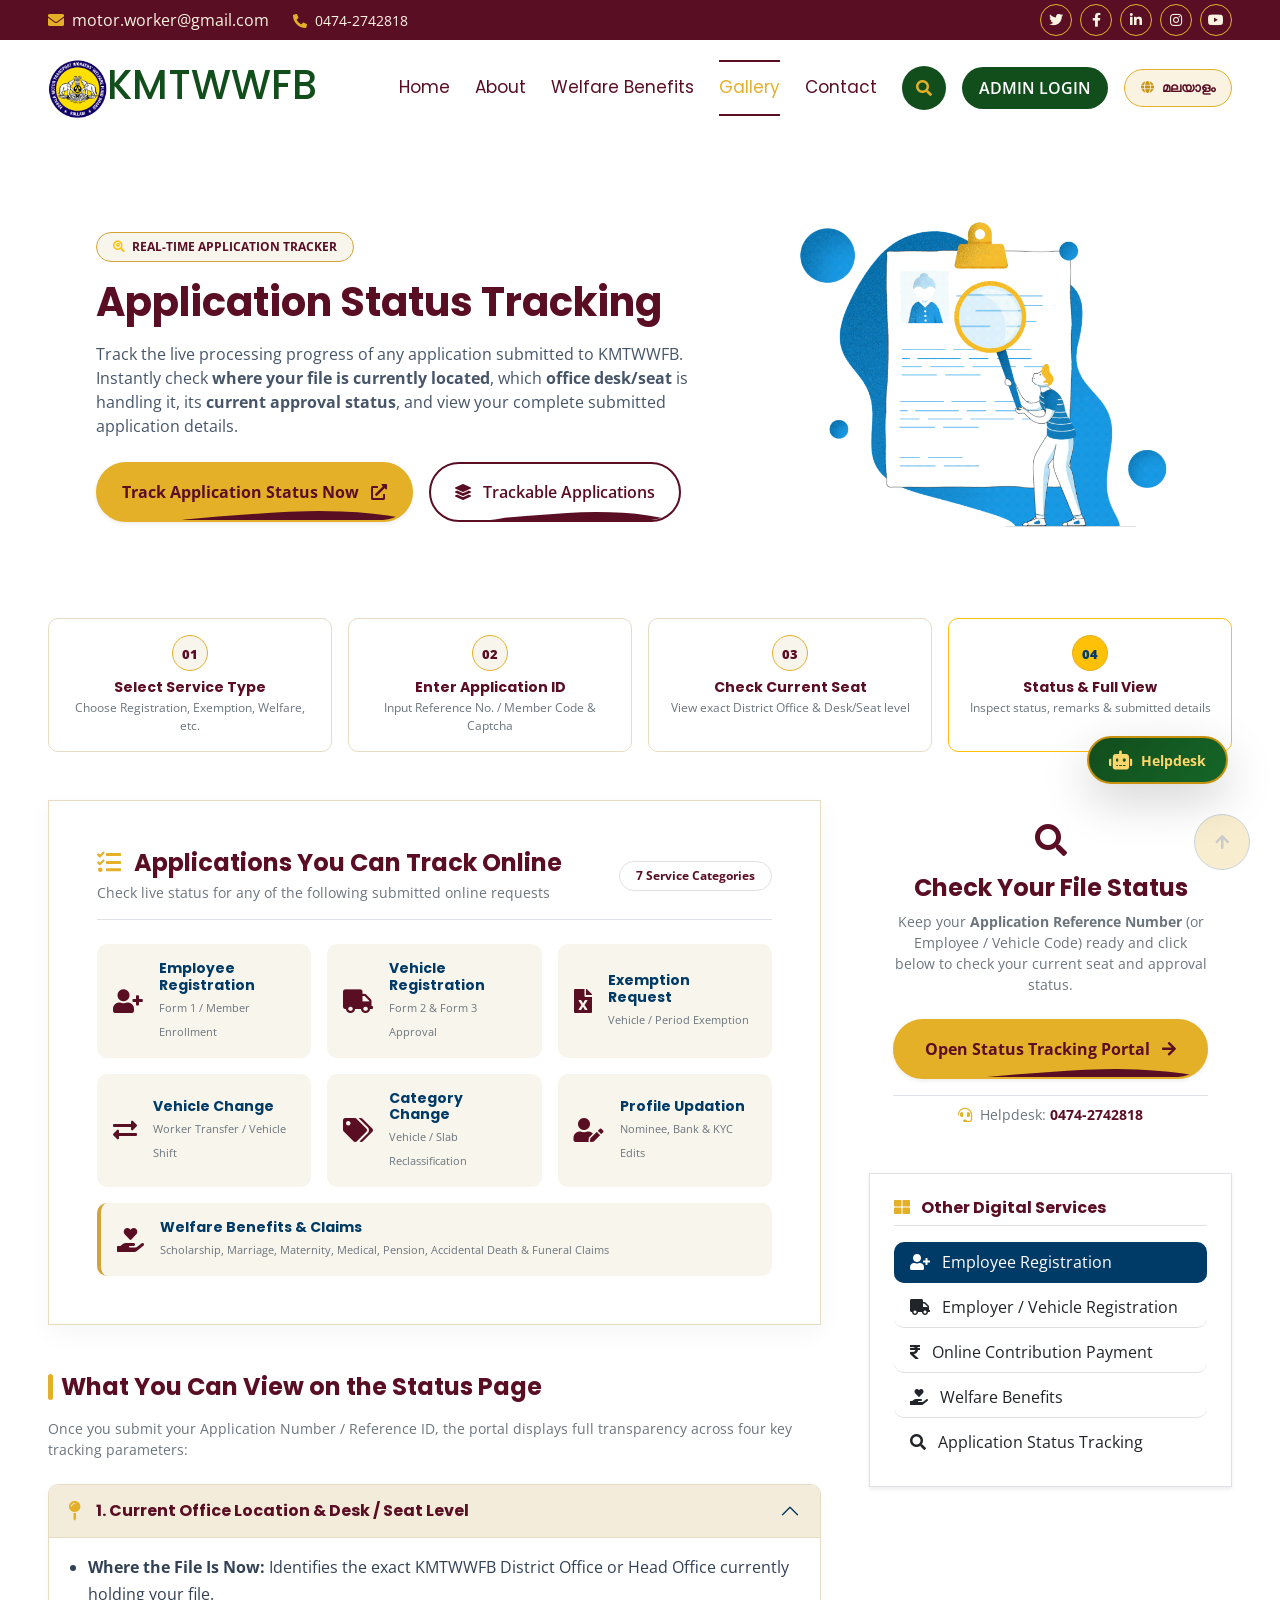
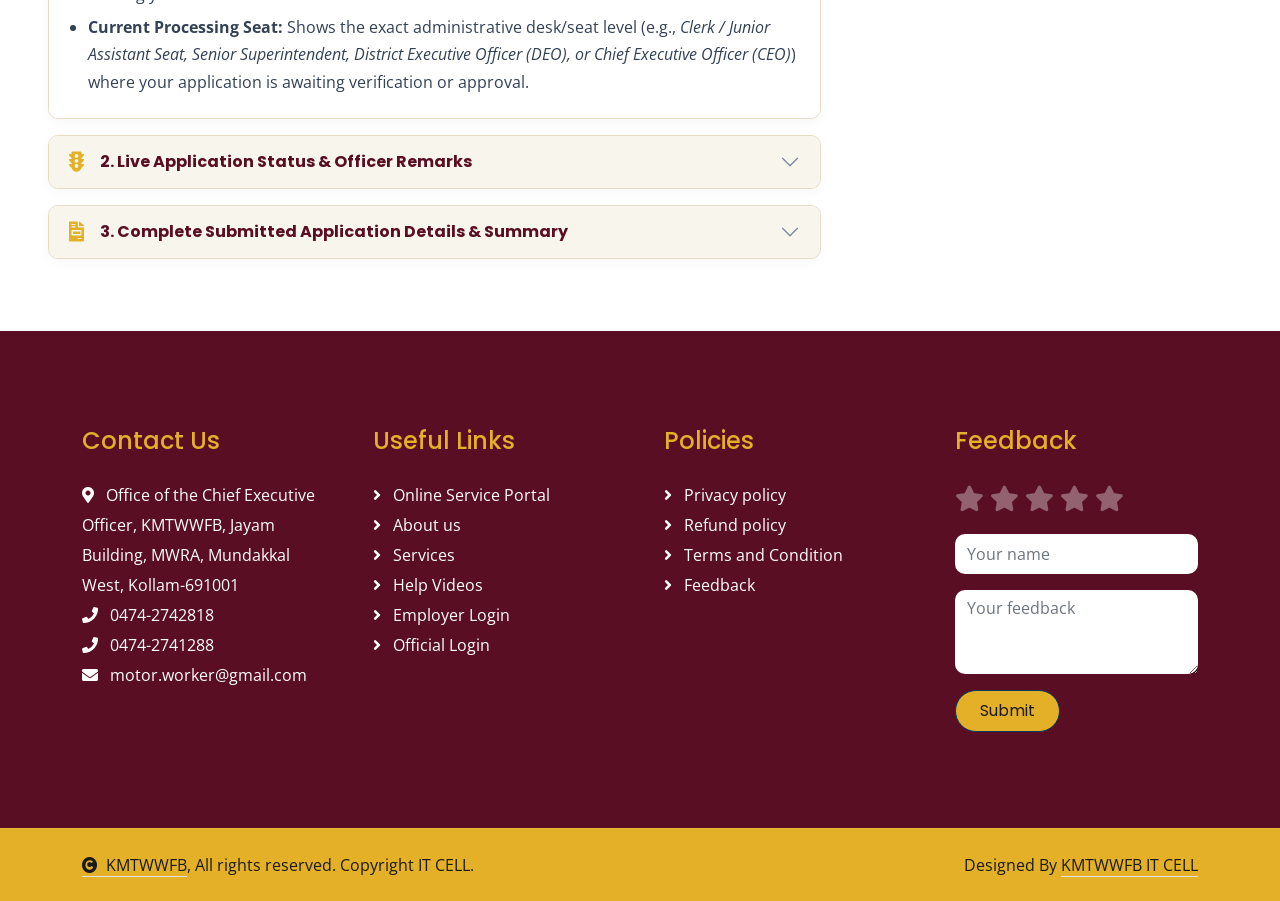
<file: status.html>
<!DOCTYPE html>
<html lang="en">

<head>
    <meta charset="utf-8">
    <title>KMTWWFB - Application Status Tracking Guide</title>
    <meta content="width=device-width, initial-scale=1.0" name="viewport">

    <!-- Google Web Fonts -->
    <link rel="preconnect" href="https://fonts.googleapis.com">
    <link rel="preconnect" href="https://fonts.gstatic.com" crossorigin>
    <link href="https://fonts.googleapis.com/css2?family=Open+Sans:wght@400;500;600;700&family=Poppins:wght@300;400;500;600;700&display=swap" rel="stylesheet"> 

    <!-- Icon Font Stylesheet -->
    <link rel="stylesheet" href="https://use.fontawesome.com/releases/v5.15.4/css/all.css"/>
    <link href="https://cdn.jsdelivr.net/npm/bootstrap-icons@1.4.1/font/bootstrap-icons.css" rel="stylesheet">

    <!-- Libraries Stylesheet -->
    <link href="lib/animate/animate.min.css" rel="stylesheet">
    <link href="lib/owlcarousel/assets/owl.carousel.min.css" rel="stylesheet">

    <!-- Customized Bootstrap Stylesheet -->
    <link href="css/bootstrap.min.css" rel="stylesheet">

    <!-- Template Stylesheet -->
    <link href="css/style.css" rel="stylesheet">
    <link href="css/instruction.css" rel="stylesheet">
</head>

<body>

    <!-- Spinner Start -->
    <div id="spinner" class="show bg-white position-fixed translate-middle w-100 vh-100 top-50 start-50 d-flex align-items-center justify-content-center">
        <div class="spinner-border text-secondary" style="width: 3rem; height: 3rem;" role="status">
            <span class="sr-only">Loading...</span>
        </div>
    </div>
    <!-- Spinner End -->
<!-- Topbar Start (Visible on Mobile & Desktop) -->
<div class="container-fluid px-3 px-lg-5 py-1 py-lg-0" style="background-color: #5A0E24;">
    <div class="row gx-0 align-items-center">
        <!-- Email & Phone (Email hidden on tiny mobile screens to save space, Phone visible) -->
        <div class="col-6 col-lg-6 text-start">
            <div class="d-flex align-items-center">
                <a href="mailto:motor.worker@gmail.com" class="me-4 d-none d-md-inline-block" style="color: #FAF3E1;">
                    <i class="fas fa-envelope me-2" style="color: #E4B028;"></i>motor.worker@gmail.com
                </a>
                <a href="tel:04742742818" class="me-0 small" style="color: #FAF3E1;">
                    <i class="fas fa-phone-alt me-1 me-lg-2" style="color: #E4B028;"></i>0474-2742818
                </a>
            </div>
        </div>

        <!-- Social Icons (Desktop only) + Language Toggle Button (Mobile & Desktop) -->
        <div class="col-6 col-lg-6 text-end">
            <div class="d-inline-flex align-items-center social-icons" style="height: 40px;">
                <a class="btn btn-sm btn-outline-light btn-square rounded-circle me-2 d-none d-lg-inline-flex" href=""><i class="fab fa-twitter fw-normal"></i></a>
                <a class="btn btn-sm btn-outline-light btn-square rounded-circle me-2 d-none d-lg-inline-flex" href=""><i class="fab fa-facebook-f fw-normal"></i></a>
                <a class="btn btn-sm btn-outline-light btn-square rounded-circle me-2 d-none d-lg-inline-flex" href=""><i class="fab fa-linkedin-in fw-normal"></i></a>
                <a class="btn btn-sm btn-outline-light btn-square rounded-circle me-2 d-none d-lg-inline-flex" href=""><i class="fab fa-instagram fw-normal"></i></a>
                <a class="btn btn-sm btn-outline-light btn-square rounded-circle d-none d-lg-inline-flex" href=""><i class="fab fa-youtube fw-normal"></i></a>
                <!-- js/language.js will automatically place the Malayalam/English button right here! -->
            </div>
        </div>
    </div>
</div>
<!-- Topbar End -->

    <!-- Navbar Start -->
    <div class="container-fluid nav-bar p-0">
        <nav class="navbar navbar-expand-lg navbar-light bg-white px-4 px-lg-5 py-3 py-lg-0">
            <a href="index.html" class="navbar-brand p-0">
                <h1 class="display-8 m-0" style="color: #124D1C;"><img src="img/logo.png" class="img-fluid" alt="KMTWWFB logo">KMTWWFB</h1>
            </a>
            <button class="navbar-toggler" type="button" data-bs-toggle="collapse" data-bs-target="#navbarCollapse">
                <span class="fa fa-bars"></span>
            </button>
            <div class="collapse navbar-collapse" id="navbarCollapse">
                <div class="navbar-nav ms-auto py-0">
                    <a href="index.html" class="nav-item nav-link">Home</a>
                    <a href="about.html" class="nav-item nav-link">About</a>
                    <a href="welfare.html" class="nav-item nav-link">Welfare Benefits</a>

                    <a href="gallery.html" class="nav-item nav-link active">Gallery</a>
                    <!-- <div class="nav-item dropdown">
                        <a href="#" class="nav-link" data-bs-toggle="dropdown"><span class="dropdown-toggle">Pages</span></a>
                        <div class="dropdown-menu m-0">
                            <a href="feature.html" class="dropdown-item">Feature</a>
                            <a href="#" class="dropdown-item">Countries</a>
                            <a href="#" class="dropdown-item">Testimonial</a>
                            <a href="#" class="dropdown-item">Training</a>
                            <a href="#" class="dropdown-item">404 Page</a>
                        </div>
                    </div> -->
                    <a href="contact.html" class="nav-item nav-link">Contact</a>
                </div>
                <button class="btn btn-md-square mb-3 mb-md-3 mb-lg-0 me-3" data-bs-toggle="modal" data-bs-target="#searchModal" style="background-color: #124D1C; color: #E4B028;"><i class="fas fa-search"></i></button>
                <a href="login.html" class="btn rounded-pill py-2 px-4 px-lg-3 mb-3 mb-md-3 mb-lg-0" style="background-color: #124D1C; color: #FFFFFF;">ADMIN LOGIN</a>
            </div>
        </nav>
    </div>
    <!-- Navbar End -->

    <!-- Application Status Tracking Page Start -->
    <section class="instruction-page-section py-4 py-lg-5">
        <div class="container-fluid px-4 px-lg-5" style="max-width: 1440px;">
            
            <!-- Breadcrumb Navigation -->
            <!-- <div class="d-flex flex-wrap align-items-center justify-content-between mb-4 wow fadeInDown" data-wow-delay="0.1s">
                <nav aria-label="breadcrumb">
                    <ol class="breadcrumb mb-0 bg-white px-3 py-2 rounded-pill shadow-sm border">
                        <li class="breadcrumb-item"><a href="index.html" class="text-decoration-none text-primary fw-semibold"><i class="fas fa-home me-1"></i> Home</a></li>
                        <li class="breadcrumb-item"><a href="index.html#services" class="text-decoration-none text-primary fw-semibold">Digital Services</a></li>
                        <li class="breadcrumb-item active text-muted" aria-current="page">Application Status Tracking</li>
                    </ol>
                </nav>
                <a href="index.html" class="btn btn-outline-maroon rounded-pill px-4 btn-sm fw-semibold">
                    <i class="fas fa-arrow-left me-2"></i> Back to Services
                </a>
            </div> -->

            <!-- White Hero Banner -->
            <div class="instruction-hero-card rounded-4 overflow-hidden mb-5 wow fadeInUp" data-wow-delay="0.1s">
                <div class="row g-0 align-items-center">
                    <div class="col-lg-7 p-4 p-md-5">
                        <span class="badge rounded-pill px-3 py-2 mb-3 fw-bold" style="background-color: #f8f5ec; color: #5A0E24; border: 1px solid #d4a338;">
                            <i class="fas fa-search-location text-warning me-1"></i> REAL-TIME APPLICATION TRACKER
                        </span>
                        <h1 class="display-6 fw-bold mb-3" style="color: #5A0E24;">Application Status Tracking</h1>
                        <p class="mb-4 fs-6 lh-base" style="color: #475569;">
                            Track the live processing progress of any application submitted to KMTWWFB. Instantly check <strong>where your file is currently located</strong>, which <strong>office desk/seat</strong> is handling it, its <strong>current approval status</strong>, and view your complete submitted application details.
                        </p>
                        <div class="d-flex flex-wrap align-items-center gap-3">
                            <!-- Direct Link to Status Tracking Portal -->
                            <a href="https://kmtwwfb.kerala.gov.in/index.php/onlineservice/application_status_login" target="_blank" class="btn btn-water-fill btn-water-gold rounded-pill px-4 py-3 fw-bold shadow-sm">
                                <span class="btn-text">
                                    Track Application Status Now <i class="fas fa-external-link-alt ms-2"></i>
                                </span>
                                <span class="liquid-wave"></span>
                            </a>
                        
                            <a href="#supported-services" class="btn btn-water-fill btn-water-outline rounded-pill py-3 px-4 fw-semibold">
                                <span class="btn-text">
                                    <i class="fas fa-layer-group me-2"></i> Trackable Applications
                                </span>
                                <span class="liquid-wave"></span>
                            </a>
                        </div>
                    </div>
                    <div class="col-lg-5 d-none d-lg-block position-relative hero-img-col">
                        <div class="p-4 text-center position-relative">
                            <img src="img/status.gif" 
                                 alt="Application Status Tracking" 
                                 class="img-fluid hero-white-gif" style="max-height: 400px;">
                        </div>
                    </div>
                </div>
            </div>

            <!-- 4-Step Tracking Process Bar -->
            <div class="row g-3 mb-5 wow fadeInUp" data-wow-delay="0.2s">
                <div class="col-6 col-md-3">
                    <div class="step-mini-card text-center p-3 rounded-3 h-100">
                        <div class="step-num mx-auto mb-2">01</div>
                        <h6 class="fw-bold text-primary mb-1 small">Select Service Type</h6>
                        <p class="text-muted mb-0" style="font-size: 12px;">Choose Registration, Exemption, Welfare, etc.</p>
                    </div>
                </div>
                <div class="col-6 col-md-3">
                    <div class="step-mini-card text-center p-3 rounded-3 h-100">
                        <div class="step-num mx-auto mb-2">02</div>
                        <h6 class="fw-bold text-primary mb-1 small">Enter Application ID</h6>
                        <p class="text-muted mb-0" style="font-size: 12px;">Input Reference No. / Member Code &amp; Captcha</p>
                    </div>
                </div>
                <div class="col-6 col-md-3">
                    <div class="step-mini-card text-center p-3 rounded-3 h-100">
                        <div class="step-num mx-auto mb-2">03</div>
                        <h6 class="fw-bold text-primary mb-1 small">Check Current Seat</h6>
                        <p class="text-muted mb-0" style="font-size: 12px;">View exact District Office &amp; Desk/Seat level</p>
                    </div>
                </div>
                <div class="col-6 col-md-3">
                    <div class="step-mini-card text-center p-3 rounded-3 h-100 border-warning">
                        <div class="step-num mx-auto mb-2 bg-warning text-dark">04</div>
                        <h6 class="fw-bold text-primary mb-1 small">Status &amp; Full View</h6>
                        <p class="text-muted mb-0" style="font-size: 12px;">Inspect status, remarks &amp; submitted details</p>
                    </div>
                </div>
            </div>

            <!-- Main Content Grid -->
            <div class="row g-4 g-xl-5">
                
                <!-- Left Column: Supported Applications & Tracking Breakdown -->
                <div class="col-lg-8">

                    <!-- Section 1: All 7 Trackable Application Categories -->
                    <div id="supported-services" class="doc-checklist-card rounded-4 p-4 p-md-5 mb-5 wow fadeInUp" data-wow-delay="0.2s">
                        <div class="d-flex flex-wrap align-items-center justify-content-between gap-2 mb-4 pb-3 border-bottom">
                            <div>
                                <h4 class="fw-bold text-primary mb-1"><i class="fas fa-tasks text-secondary me-2"></i> Applications You Can Track Online</h4>
                                <p class="text-muted small mb-0">Check live status for any of the following submitted online requests</p>
                            </div>
                            <span class="badge bg-primary-subtle text-primary border border-primary-subtle px-3 py-2 rounded-pill">
                                7 Service Categories
                            </span>
                        </div>

                        <div class="row g-3">
                            <!-- 1. Employee Registration -->
                            <div class="col-sm-6 col-md-4">
                                <div class="doc-item-box d-flex align-items-center p-3 rounded-3 h-100">
                                    <i class="fas fa-user-plus text-primary fs-4 me-3"></i>
                                    <div>
                                        <h6 class="mb-0 fw-bold text-dark small">Employee Registration</h6>
                                        <small class="text-muted" style="font-size: 11px;">Form 1 / Member Enrollment</small>
                                    </div>
                                </div>
                            </div>

                            <!-- 2. Vehicle Registration -->
                            <div class="col-sm-6 col-md-4">
                                <div class="doc-item-box d-flex align-items-center p-3 rounded-3 h-100">
                                    <i class="fas fa-truck text-primary fs-4 me-3"></i>
                                    <div>
                                        <h6 class="mb-0 fw-bold text-dark small">Vehicle Registration</h6>
                                        <small class="text-muted" style="font-size: 11px;">Form 2 &amp; Form 3 Approval</small>
                                    </div>
                                </div>
                            </div>

                            <!-- 3. Exemption Applications -->
                            <div class="col-sm-6 col-md-4">
                                <div class="doc-item-box d-flex align-items-center p-3 rounded-3 h-100">
                                    <i class="fas fa-file-excel text-primary fs-4 me-3"></i>
                                    <div>
                                        <h6 class="mb-0 fw-bold text-dark small">Exemption Request</h6>
                                        <small class="text-muted" style="font-size: 11px;">Vehicle / Period Exemption</small>
                                    </div>
                                </div>
                            </div>

                            <!-- 4. Vehicle Change -->
                            <div class="col-sm-6 col-md-4">
                                <div class="doc-item-box d-flex align-items-center p-3 rounded-3 h-100">
                                    <i class="fas fa-exchange-alt text-primary fs-4 me-3"></i>
                                    <div>
                                        <h6 class="mb-0 fw-bold text-dark small">Vehicle Change</h6>
                                        <small class="text-muted" style="font-size: 11px;">Worker Transfer / Vehicle Shift</small>
                                    </div>
                                </div>
                            </div>

                            <!-- 5. Category Change -->
                            <div class="col-sm-6 col-md-4">
                                <div class="doc-item-box d-flex align-items-center p-3 rounded-3 h-100">
                                    <i class="fas fa-tags text-primary fs-4 me-3"></i>
                                    <div>
                                        <h6 class="mb-0 fw-bold text-dark small">Category Change</h6>
                                        <small class="text-muted" style="font-size: 11px;">Vehicle / Slab Reclassification</small>
                                    </div>
                                </div>
                            </div>

                            <!-- 6. Profile Updation -->
                            <div class="col-sm-6 col-md-4">
                                <div class="doc-item-box d-flex align-items-center p-3 rounded-3 h-100">
                                    <i class="fas fa-user-edit text-primary fs-4 me-3"></i>
                                    <div>
                                        <h6 class="mb-0 fw-bold text-dark small">Profile Updation</h6>
                                        <small class="text-muted" style="font-size: 11px;">Nominee, Bank &amp; KYC Edits</small>
                                    </div>
                                </div>
                            </div>

                            <!-- 7. Welfare Benefits -->
                            <div class="col-12">
                                <div class="doc-item-box d-flex align-items-center p-3 rounded-3" style="border-left: 4px solid #d4a338;">
                                    <i class="fas fa-hand-holding-heart text-primary fs-4 me-3"></i>
                                    <div>
                                        <h6 class="mb-0 fw-bold text-dark small">Welfare Benefits &amp; Claims</h6>
                                        <small class="text-muted" style="font-size: 11px;">Scholarship, Marriage, Maternity, Medical, Pension, Accidental Death &amp; Funeral Claims</small>
                                    </div>
                                </div>
                            </div>
                        </div>
                    </div>

                    <!-- Section 2: What Information the Status Tracker Displays -->
                    <div class="mb-4 wow fadeInUp" data-wow-delay="0.3s">
                        <div class="d-flex align-items-center gap-2 mb-3">
                            <span class="section-indicator"></span>
                            <h4 class="fw-bold text-primary mb-0">What You Can View on the Status Page</h4>
                        </div>
                        <p class="text-muted small mb-4">Once you submit your Application Number / Reference ID, the portal displays full transparency across four key tracking parameters:</p>

                        <div class="accordion custom-guide-accordion" id="statusDetailsAccordion">
                            
                            <!-- Item 1: Current Office & Seat -->
                            <div class="accordion-item mb-3 rounded-3 overflow-hidden border">
                                <h2 class="accordion-header">
                                    <button class="accordion-button fw-bold text-primary" type="button" data-bs-toggle="collapse" data-bs-target="#trackItem1" aria-expanded="true">
                                        <i class="fas fa-map-pin text-secondary me-3 fs-5"></i>
                                        <span>1. Current Office Location &amp; Desk / Seat Level</span>
                                    </button>
                                </h2>
                                <div id="trackItem1" class="accordion-collapse collapse show" data-bs-parent="#statusDetailsAccordion">
                                    <div class="accordion-body bg-white">
                                        <ul class="guide-list mb-0">
                                            <li><strong>Where the File Is Now:</strong> Identifies the exact KMTWWFB District Office or Head Office currently holding your file.</li>
                                            <li><strong>Current Processing Seat:</strong> Shows the exact administrative desk/seat level (e.g., <em>Clerk / Junior Assistant Seat, Senior Superintendent, District Executive Officer (DEO), or Chief Executive Officer (CEO)</em>) where your application is awaiting verification or approval.</li>
                                        </ul>
                                    </div>
                                </div>
                            </div>

                            <!-- Item 2: Application Status Badges -->
                            <div class="accordion-item mb-3 rounded-3 overflow-hidden border">
                                <h2 class="accordion-header">
                                    <button class="accordion-button collapsed fw-bold text-primary" type="button" data-bs-toggle="collapse" data-bs-target="#trackItem2">
                                        <i class="fas fa-traffic-light text-secondary me-3 fs-5"></i>
                                        <span>2. Live Application Status &amp; Officer Remarks</span>
                                    </button>
                                </h2>
                                <div id="trackItem2" class="accordion-collapse collapse" data-bs-parent="#statusDetailsAccordion">
                                    <div class="accordion-body bg-white">
                                        <div class="row g-2 small mb-2">
                                            <div class="col-sm-6">
                                                <div class="p-2 rounded bg-warning-subtle text-dark border border-warning-subtle">
                                                    <strong><i class="fas fa-clock text-warning me-1"></i> Pending / Under Verification:</strong> File is currently being reviewed at the assigned seat.
                                                </div>
                                            </div>
                                            <div class="col-sm-6">
                                                <div class="p-2 rounded bg-success-subtle text-dark border border-success-subtle">
                                                    <strong><i class="fas fa-check-circle text-success me-1"></i> Approved / Sanctioned:</strong> Application verified and approved; ID or benefit processed.
                                                </div>
                                            </div>
                                            <div class="col-sm-6">
                                                <div class="p-2 rounded bg-info-subtle text-dark border border-info-subtle">
                                                    <strong><i class="fas fa-undo text-info me-1"></i> Returned for Correction:</strong> Sent back due to missing/unclear documents (check Remarks).
                                                </div>
                                            </div>
                                            <div class="col-sm-6">
                                                <div class="p-2 rounded bg-danger-subtle text-dark border border-danger-subtle">
                                                    <strong><i class="fas fa-times-circle text-danger me-1"></i> Rejected:</strong> Application declined with official reason listed in Remarks.
                                                </div>
                                            </div>
                                        </div>
                                    </div>
                                </div>
                            </div>

                            <!-- Item 3: Complete Application Details View -->
                            <div class="accordion-item mb-3 rounded-3 overflow-hidden border">
                                <h2 class="accordion-header">
                                    <button class="accordion-button collapsed fw-bold text-primary" type="button" data-bs-toggle="collapse" data-bs-target="#trackItem3">
                                        <i class="fas fa-file-invoice text-secondary me-3 fs-5"></i>
                                        <span>3. Complete Submitted Application Details &amp; Summary</span>
                                    </button>
                                </h2>
                                <div id="trackItem3" class="accordion-collapse collapse" data-bs-parent="#statusDetailsAccordion">
                                    <div class="accordion-body bg-white">
                                        <ul class="guide-list mb-0">
                                            <li><strong>Full Application Preview:</strong> View all personal, vehicle, employer, bank, nominee, and scheme claim details submitted in your application form.</li>
                                            <li><strong>Submission &amp; Movement History:</strong> Check the exact date of submission, payment transaction reference (if applicable), and movement timestamps between office seats.</li>
                                            <li><strong>Print / Download Acknowledgment:</strong> Download or print your application status summary for future office reference.</li>
                                        </ul>
                                    </div>
                                </div>
                            </div>

                        </div>
                    </div>

                </div>

                <!-- Right Column: Sticky Tracking Portal Card & Other Services -->
                <div class="col-lg-4">
                    <div class="sticky-top" style="top: 100px; z-index: 10;">
                        
                        <!-- Ready to Track Action Box -->
                        <div class="portal-launch-card rounded-4 p-4 mb-4 text-center wow fadeInRight" data-wow-delay="0.2s">
                            <div class="launch-icon-circle mx-auto mb-3">
                                <i class="fas fa-search fa-2x text-primary"></i>
                            </div>
                            <h4 class="fw-bold text-primary mb-2">Check Your File Status</h4>
                            <p class="text-muted small mb-4">
                                Keep your <strong>Application Reference Number</strong> (or Employee / Vehicle Code) ready and click below to check your current seat and approval status.
                            </p>

                            <!-- Primary Redirect Button with Water Fill Animation -->
                            <a href="https://kmtwwfb.kerala.gov.in/index.php/onlineservice/application_status_login" target="_blank" class="btn btn-water-fill btn-water-gold w-100 rounded-pill py-3 fw-bold shadow-sm mb-3">
                                <span class="btn-text">
                                    Open Status Tracking Portal <i class="fas fa-arrow-right ms-2"></i>
                                </span>
                                <span class="liquid-wave"></span>
                            </a>

                            <div class="d-flex align-items-center justify-content-center gap-2 text-muted small pt-2 border-top">
                                <i class="fas fa-headset text-secondary"></i>
                                <span>Helpdesk: <strong class="text-primary">0474-2742818</strong></span>
                            </div>
                        </div>

                        <!-- Other Quick Access Services Switcher -->
                        <div class="bg-white rounded-4 p-4 border shadow-sm wow fadeInRight" data-wow-delay="0.3s">
                            <h6 class="fw-bold text-primary mb-3 pb-2 border-bottom">
                                <i class="fas fa-th-large text-secondary me-2"></i> Other Digital Services
                            </h6>
                            <div class="list-group list-group-flush service-nav-list">
                                <a href="employee.html" class="list-group-item list-group-item-action active rounded-3 mb-1">
                                    <i class="fas fa-user-plus me-2"></i> Employee Registration
                                </a>
                                <a href="vehicle.html" class="list-group-item list-group-item-action rounded-3 mb-1">
                                    <i class="fas fa-truck me-2"></i> Employer / Vehicle Registration
                                </a>
                                <a href="Payment.html" class="list-group-item list-group-item-action rounded-3 mb-1">
                                    <i class="fas fa-rupee-sign me-2"></i> Online Contribution Payment
                                </a>
                                <a href="welfare.html" class="list-group-item list-group-item-action rounded-3 mb-1">
                                    <i class="fas fa-hand-holding-heart me-2"></i> Welfare Benefits
                                </a>
                                <a href="status.html" class="list-group-item list-group-item-action rounded-3">
                                    <i class="fas fa-search me-2"></i> Application Status Tracking
                                </a>
                            </div>
                        </div>

                    </div>
                </div>

            </div>
        </div>
    </section>
    <!-- Application Status Tracking Page End -->

    <!-- Footer Start -->
    <div class="container-fluid footer py-5 wow fadeIn" data-wow-delay="0.2s">
        <div class="container py-5">
            <div class="row g-5">
                <div class="col-md-6 col-lg-6 col-xl-3">
                    <div class="footer-item d-flex flex-column">
                        <h4 class="text-secondary mb-4">Contact Us</h4>
                        <a href="#"><i class="fa fa-map-marker-alt me-2"></i> Office of the Chief Executive Officer, KMTWWFB, Jayam Building, MWRA, Mundakkal West, Kollam-691001</a>
                        <a href="tel:04742742818"><i class="fas fa-phone me-2"></i> 0474-2742818</a>
                        <a href="tel:04742741288"><i class="fas fa-phone me-2"></i> 0474-2741288</a>
                        <a href="mailto:motor.worker@gmail.com"><i class="fas fa-envelope me-2"></i> motor.worker@gmail.com</a>
                    </div>
                </div>
                
                <div class="col-md-6 col-lg-6 col-xl-3">
                    <div class="footer-item d-flex flex-column">
                        <h4 class="text-secondary mb-4">Useful Links</h4>
                        <a href="https://kmtwwfb.kerala.gov.in/index.php" target="_blank" rel="noopener noreferrer"><i class="fas fa-angle-right me-2"></i> Online Service Portal</a>
                        <a href="https://kmtwwfb.kerala.gov.in/index.php#about"><i class="fas fa-angle-right me-2"></i> About us</a>
                        <a href="https://kmtwwfb.kerala.gov.in/index.php/onlineservice/services"><i class="fas fa-angle-right me-2"></i> Services</a>
                        <a href="https://kmtwwfb.kerala.gov.in/index.php/onlineservice/help-videos"><i class="fas fa-angle-right me-2"></i> Help Videos</a>
                        <a href="https://kmtwwfb.kerala.gov.in/index.php/onlineservice/employerLogin"><i class="fas fa-angle-right me-2"></i> Employer Login</a>
                        <a href="https://kmtwwfb.kerala.gov.in/index.php/login"><i class="fas fa-angle-right me-2"></i> Official Login</a>
                    </div>
                </div>
                <div class="col-md-6 col-lg-6 col-xl-3">
                    <div class="footer-item d-flex flex-column">
                        <h4 class="text-secondary mb-4">Policies</h4>
                        <a href="https://kmtwwfb.kerala.gov.in/index.php/privacypolicy"><i class="fas fa-angle-right me-2"></i> Privacy policy</a>
                        <a href="https://kmtwwfb.kerala.gov.in/index.php/refundpolicy"><i class="fas fa-angle-right me-2"></i> Refund policy</a>
                        <a href="https://kmtwwfb.kerala.gov.in/index.php/termsandcondition"><i class="fas fa-angle-right me-2"></i> Terms and Condition</a>
                        <a href="https://kmtwwfb.kerala.gov.in/index.php#"><i class="fas fa-angle-right me-2"></i> Feedback</a>
                    </div>
                </div>
                <!-- Feedback -->
                <div class="col-md-6 col-lg-6 col-xl-3">
                    <div class="footer-item">
                        <h4 class="text-secondary mb-4">Feedback</h4>
                        <form id="feedbackForm" action="submit_feedback.php" method="post">
                            <div class="star-rating mb-3">
                                <input type="radio" id="star5" name="rating" value="5" required><label for="star5" title="Excellent"><i class="fas fa-star"></i></label>
                                <input type="radio" id="star4" name="rating" value="4"><label for="star4" title="Good"><i class="fas fa-star"></i></label>
                                <input type="radio" id="star3" name="rating" value="3"><label for="star3" title="Average"><i class="fas fa-star"></i></label>
                                <input type="radio" id="star2" name="rating" value="2"><label for="star2" title="Poor"><i class="fas fa-star"></i></label>
                                <input type="radio" id="star1" name="rating" value="1"><label for="star1" title="Very poor"><i class="fas fa-star"></i></label>
                            </div>
                            <input type="text" name="name" class="form-control border-0 mb-3 py-2" placeholder="Your name" required>
                            <textarea name="message" class="form-control border-0 mb-3" rows="3" placeholder="Your feedback" required></textarea>
                            <button type="submit" class="btn btn-primary rounded-pill px-4 py-2">Submit</button>
                            <p id="feedbackMsg" class="text-white mt-2 mb-0" style="display:none;">Thank you for your feedback!</p>
                        </form>
                    </div>
                </div>
            </div>
        </div>
    </div>
    <!-- Footer End -->

    <!-- Copyright Start -->
    <div class="container-fluid copyright py-4">
        <div class="container">
            <div class="row g-4 align-items-center">
                <div class="col-md-6 text-center text-md-start mb-md-0">
                    <span class="text-white"><a href="#" class="border-bottom text-white"><i class="fas fa-copyright text-light me-2"></i>KMTWWFB</a>, All rights reserved. Copyright IT CELL.</span>
                </div>
                <div class="col-md-6 text-center text-md-end text-white">
                    Designed By <a class="border-bottom text-white">KMTWWFB IT CELL</a> 
                </div>
            </div>
        </div>
    </div>
    <!-- Copyright End -->

    <!-- Back to Top -->
    <a href="#" class="btn btn-primary btn-lg-square back-to-top"><i class="fa fa-arrow-up"></i></a>   

    <!-- JavaScript Libraries -->
    <script src="https://ajax.googleapis.com/ajax/libs/jquery/3.6.4/jquery.min.js"></script>
    <script src="https://cdn.jsdelivr.net/npm/bootstrap@5.0.0/dist/js/bootstrap.bundle.min.js"></script>
    <script src="lib/wow/wow.min.js"></script>
    <script src="lib/easing/easing.min.js"></script>
    <script src="lib/waypoints/waypoints.min.js"></script>
    <script src="lib/counterup/counterup.min.js"></script>
    <script src="lib/owlcarousel/owl.carousel.min.js"></script>
 
    <!-- Template Javascript -->
    <script src="js/chatbot.js"></script>
</body>
    <script src="js/main.js"></script>
    <script src="js/language.js"></script>
    <script src="js/chatbot.js"></script>
</body>
</html>
</file>
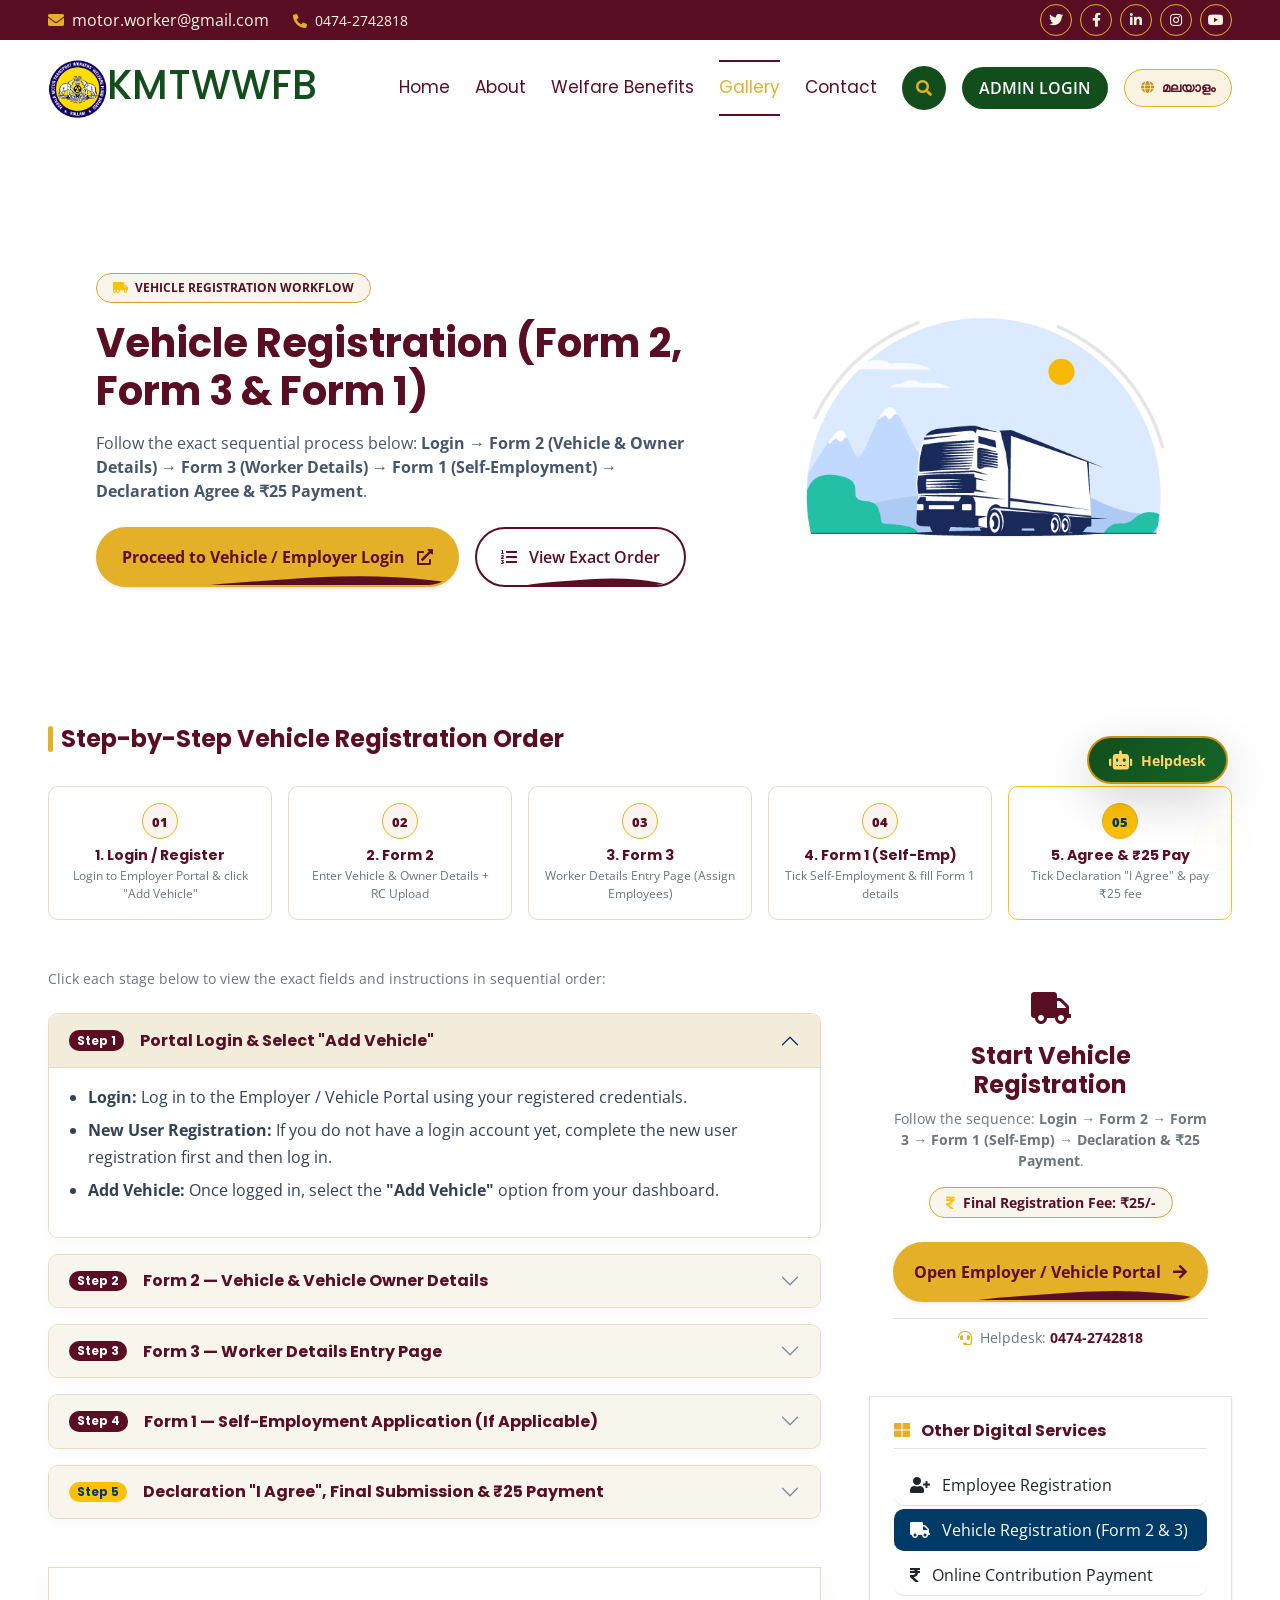
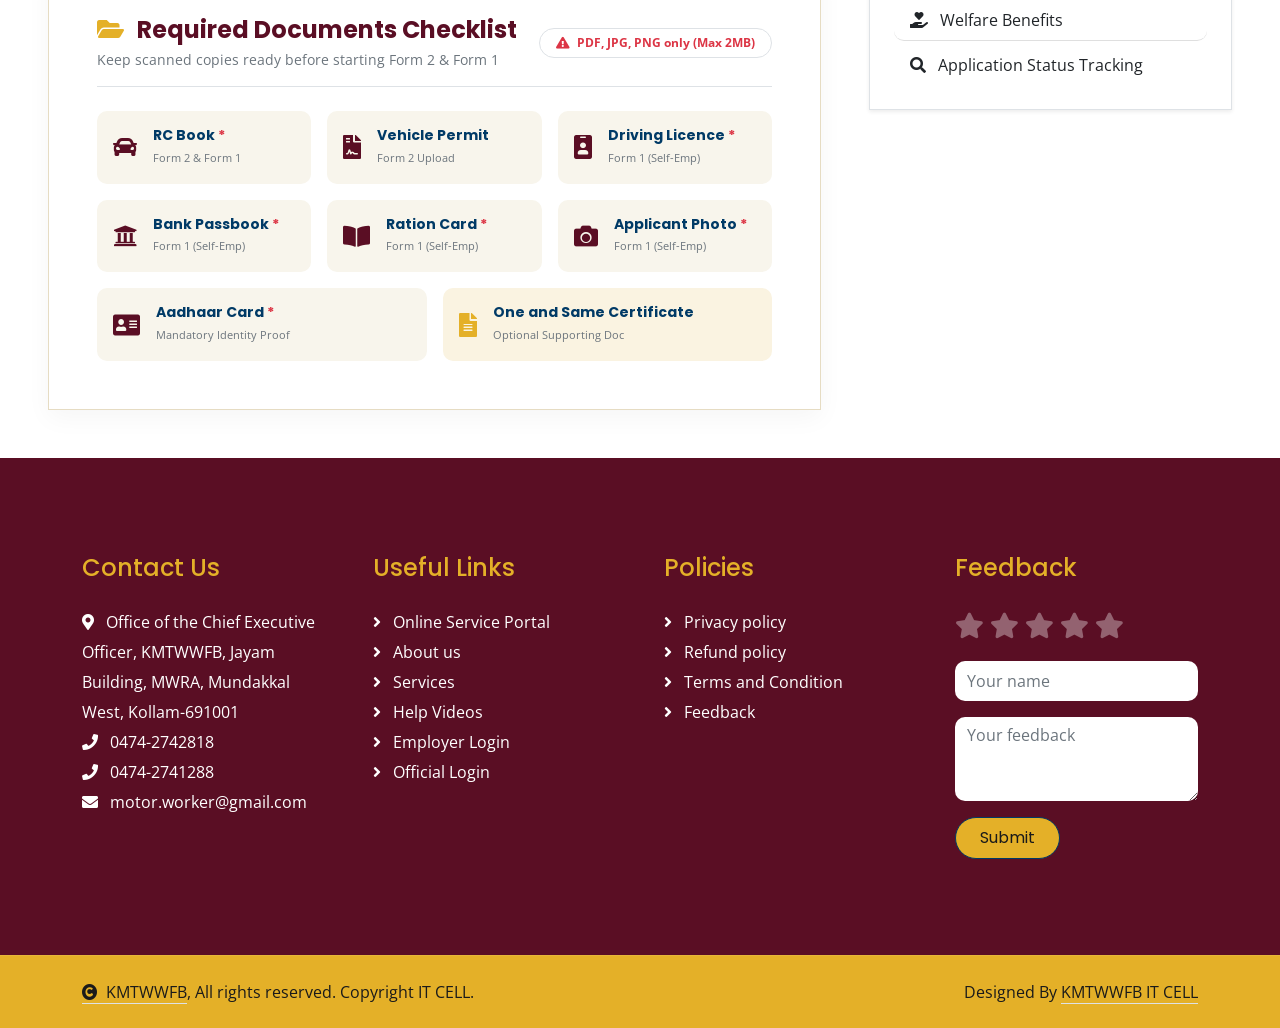
<file: vehicle.html>
<!DOCTYPE html>
<html lang="en">

<head>
    <meta charset="utf-8">
    <title>KMTWWFB - Vehicle Registration Guide</title>
    <meta content="width=device-width, initial-scale=1.0" name="viewport">

    <!-- Google Web Fonts -->
    <link rel="preconnect" href="https://fonts.googleapis.com">
    <link rel="preconnect" href="https://fonts.gstatic.com" crossorigin>
    <link href="https://fonts.googleapis.com/css2?family=Open+Sans:wght@400;500;600;700&family=Poppins:wght@300;400;500;600;700&display=swap" rel="stylesheet"> 

    <!-- Icon Font Stylesheet -->
    <link rel="stylesheet" href="https://use.fontawesome.com/releases/v5.15.4/css/all.css"/>
    <link href="https://cdn.jsdelivr.net/npm/bootstrap-icons@1.4.1/font/bootstrap-icons.css" rel="stylesheet">

    <!-- Libraries Stylesheet -->
    <link href="lib/animate/animate.min.css" rel="stylesheet">
    <link href="lib/owlcarousel/assets/owl.carousel.min.css" rel="stylesheet">

    <!-- Customized Bootstrap Stylesheet -->
    <link href="css/bootstrap.min.css" rel="stylesheet">

    <!-- Template Stylesheet -->
    <link href="css/style.css" rel="stylesheet">
    <link href="css/instruction.css" rel="stylesheet">
</head>

<body>

    <!-- Spinner Start -->
    <div id="spinner" class="show bg-white position-fixed translate-middle w-100 vh-100 top-50 start-50 d-flex align-items-center justify-content-center">
        <div class="spinner-border text-secondary" style="width: 3rem; height: 3rem;" role="status">
            <span class="sr-only">Loading...</span>
        </div>
    </div>
    <!-- Spinner End -->

<!-- Topbar Start (Visible on Mobile & Desktop) -->
<div class="container-fluid px-3 px-lg-5 py-1 py-lg-0" style="background-color: #5A0E24;">
    <div class="row gx-0 align-items-center">
        <!-- Email & Phone (Email hidden on tiny mobile screens to save space, Phone visible) -->
        <div class="col-6 col-lg-6 text-start">
            <div class="d-flex align-items-center">
                <a href="mailto:motor.worker@gmail.com" class="me-4 d-none d-md-inline-block" style="color: #FAF3E1;">
                    <i class="fas fa-envelope me-2" style="color: #E4B028;"></i>motor.worker@gmail.com
                </a>
                <a href="tel:04742742818" class="me-0 small" style="color: #FAF3E1;">
                    <i class="fas fa-phone-alt me-1 me-lg-2" style="color: #E4B028;"></i>0474-2742818
                </a>
            </div>
        </div>

        <!-- Social Icons (Desktop only) + Language Toggle Button (Mobile & Desktop) -->
        <div class="col-6 col-lg-6 text-end">
            <div class="d-inline-flex align-items-center social-icons" style="height: 40px;">
                <a class="btn btn-sm btn-outline-light btn-square rounded-circle me-2 d-none d-lg-inline-flex" href=""><i class="fab fa-twitter fw-normal"></i></a>
                <a class="btn btn-sm btn-outline-light btn-square rounded-circle me-2 d-none d-lg-inline-flex" href=""><i class="fab fa-facebook-f fw-normal"></i></a>
                <a class="btn btn-sm btn-outline-light btn-square rounded-circle me-2 d-none d-lg-inline-flex" href=""><i class="fab fa-linkedin-in fw-normal"></i></a>
                <a class="btn btn-sm btn-outline-light btn-square rounded-circle me-2 d-none d-lg-inline-flex" href=""><i class="fab fa-instagram fw-normal"></i></a>
                <a class="btn btn-sm btn-outline-light btn-square rounded-circle d-none d-lg-inline-flex" href=""><i class="fab fa-youtube fw-normal"></i></a>
                <!-- js/language.js will automatically place the Malayalam/English button right here! -->
            </div>
        </div>
    </div>
</div>
<!-- Topbar End -->

    <!-- Navbar Start -->
    <div class="container-fluid nav-bar p-0">
        <nav class="navbar navbar-expand-lg navbar-light bg-white px-4 px-lg-5 py-3 py-lg-0">
            <a href="index.html" class="navbar-brand p-0">
                <h1 class="display-8 m-0" style="color: #124D1C;"><img src="img/logo.png" class="img-fluid" alt="KMTWWFB logo">KMTWWFB</h1>
            </a>
            <button class="navbar-toggler" type="button" data-bs-toggle="collapse" data-bs-target="#navbarCollapse">
                <span class="fa fa-bars"></span>
            </button>
            <div class="collapse navbar-collapse" id="navbarCollapse">
                <div class="navbar-nav ms-auto py-0">
                    <a href="index.html" class="nav-item nav-link">Home</a>
                    <a href="about.html" class="nav-item nav-link">About</a>
                    <a href="welfare.html" class="nav-item nav-link">Welfare Benefits</a>

                    <a href="gallery.html" class="nav-item nav-link active">Gallery</a>
                    <!-- <div class="nav-item dropdown">
                        <a href="#" class="nav-link" data-bs-toggle="dropdown"><span class="dropdown-toggle">Pages</span></a>
                        <div class="dropdown-menu m-0">
                            <a href="feature.html" class="dropdown-item">Feature</a>
                            <a href="#" class="dropdown-item">Countries</a>
                            <a href="#" class="dropdown-item">Testimonial</a>
                            <a href="#" class="dropdown-item">Training</a>
                            <a href="#" class="dropdown-item">404 Page</a>
                        </div>
                    </div> -->
                    <a href="contact.html" class="nav-item nav-link">Contact</a>
                </div>
                <button class="btn btn-md-square mb-3 mb-md-3 mb-lg-0 me-3" data-bs-toggle="modal" data-bs-target="#searchModal" style="background-color: #124D1C; color: #E4B028;"><i class="fas fa-search"></i></button>
                <a href="login.html" class="btn rounded-pill py-2 px-4 px-lg-3 mb-3 mb-md-3 mb-lg-0" style="background-color: #124D1C; color: #FFFFFF;">ADMIN LOGIN</a>
            </div>
        </nav>
    </div>
    <!-- Navbar End -->

   <!-- Vehicle Registration Instruction Page Start -->
<section class="instruction-page-section py-4 py-lg-5">
    <div class="container-fluid px-4 px-lg-5" style="max-width: 1440px;">
        
        <!-- Breadcrumb Navigation -->
        <!-- <div class="d-flex flex-wrap align-items-center justify-content-between mb-4 wow fadeInDown" data-wow-delay="0.1s">
            <nav aria-label="breadcrumb">
                <ol class="breadcrumb mb-0 bg-white px-3 py-2 rounded-pill shadow-sm border">
                    <li class="breadcrumb-item"><a href="index.html" class="text-decoration-none text-primary fw-semibold"><i class="fas fa-home me-1"></i> Home</a></li>
                    <li class="breadcrumb-item"><a href="index.html#services" class="text-decoration-none text-primary fw-semibold">Digital Services</a></li>
                    <li class="breadcrumb-item active text-muted" aria-current="page">Vehicle Registration Guide</li>
                </ol>
            </nav>
            <a href="index.html" class="btn btn-outline-maroon rounded-pill px-4 btn-sm fw-semibold">
                <i class="fas fa-arrow-left me-2"></i> Back to Services
            </a>
        </div> -->

        <!-- White Hero Banner -->
        <div class="instruction-hero-card rounded-4 overflow-hidden mb-5 wow fadeInUp" data-wow-delay="0.1s">
            <div class="row g-0 align-items-center">
                <div class="col-lg-7 p-4 p-md-5">
                    <span class="badge rounded-pill px-3 py-2 mb-3 fw-bold" style="background-color: #f8f5ec; color: #5A0E24; border: 1px solid #d4a338;">
                        <i class="fas fa-truck-moving text-warning me-1"></i> VEHICLE REGISTRATION WORKFLOW
                    </span>
                    <h1 class="display-6 fw-bold mb-3" style="color: #5A0E24;">Vehicle Registration (Form 2, Form 3 &amp; Form 1)</h1>
                    <p class="mb-4 fs-6 lh-base" style="color: #475569;">
                        Follow the exact sequential process below: <strong>Login → Form 2 (Vehicle &amp; Owner Details) → Form 3 (Worker Details) → Form 1 (Self-Employment) → Declaration Agree &amp; ₹25 Payment</strong>.
                    </p>
                    <div class="d-flex flex-wrap align-items-center gap-3">
                        <a href="https://kmtwwfb.kerala.gov.in/index.php/onlineservice/employerLogin" target="_blank" class="btn btn-water-fill btn-water-gold rounded-pill px-4 py-3 fw-bold shadow-sm">
                            <span class="btn-text">
                                Proceed to Vehicle / Employer Login <i class="fas fa-external-link-alt ms-2"></i>
                            </span>
                            <span class="liquid-wave"></span>
                        </a>
                        <a href="#step-by-step-flow" class="btn btn-water-fill btn-water-outline rounded-pill py-3 px-4 fw-semibold">
                            <span class="btn-text">
                                <i class="fas fa-list-ol me-2"></i> View Exact Order
                            </span>
                            <span class="liquid-wave"></span>
                        </a>
                    </div>
                </div>
                <div class="col-lg-5 d-none d-lg-block position-relative hero-img-col">
                    <div class="p-4 text-center position-relative">
                        <img src="img/vehile reg.gif" 
                             alt="Vehicle Registration Guide" 
                             class="img-fluid hero-white-gif" style="max-height: 500px;">
                    </div>
                </div>
            </div>
        </div>

        <!-- 5-Step Exact Sequential Order Bar -->
        <div class="row g-3 mb-5 wow fadeInUp" data-wow-delay="0.2s">
            <div class="d-flex align-items-center gap-2 mb-3 wow fadeInUp" data-wow-delay="0.2s">
                <span class="section-indicator"></span>
                <h4 class="fw-bold text-primary mb-0">Step-by-Step Vehicle Registration Order</h4>
            </div>
            <div class="col-6 col-md-4 col-lg">
                <div class="step-mini-card text-center p-3 rounded-3 h-100">
                    <div class="step-num mx-auto mb-2">01</div>
                    <h6 class="fw-bold text-primary mb-1 small">1. Login / Register</h6>
                    <p class="text-muted mb-0" style="font-size: 12px;">Login to Employer Portal &amp; click "Add Vehicle"</p>
                </div>
            </div>
            <div class="col-6 col-md-4 col-lg">
                <div class="step-mini-card text-center p-3 rounded-3 h-100">
                    <div class="step-num mx-auto mb-2">02</div>
                    <h6 class="fw-bold text-primary mb-1 small">2. Form 2</h6>
                    <p class="text-muted mb-0" style="font-size: 12px;">Enter Vehicle &amp; Owner Details + RC Upload</p>
                </div>
            </div>
            <div class="col-6 col-md-4 col-lg">
                <div class="step-mini-card text-center p-3 rounded-3 h-100">
                    <div class="step-num mx-auto mb-2">03</div>
                    <h6 class="fw-bold text-primary mb-1 small">3. Form 3</h6>
                    <p class="text-muted mb-0" style="font-size: 12px;">Worker Details Entry Page (Assign Employees)</p>
                </div>
            </div>
            <div class="col-6 col-md-6 col-lg">
                <div class="step-mini-card text-center p-3 rounded-3 h-100">
                    <div class="step-num mx-auto mb-2">04</div>
                    <h6 class="fw-bold text-primary mb-1 small">4. Form 1 (Self-Emp)</h6>
                    <p class="text-muted mb-0" style="font-size: 12px;">Tick Self-Employment &amp; fill Form 1 details</p>
                </div>
            </div>
            <div class="col-12 col-md-6 col-lg">
                <div class="step-mini-card text-center p-3 rounded-3 h-100 border-warning">
                    <div class="step-num mx-auto mb-2 bg-warning text-dark">05</div>
                    <h6 class="fw-bold text-primary mb-1 small">5. Agree &amp; ₹25 Pay</h6>
                    <p class="text-muted mb-0" style="font-size: 12px;">Tick Declaration "I Agree" &amp; pay ₹25 fee</p>
                </div>
            </div>
        </div>

        <!-- Main Content Grid -->
        <div id="step-by-step-flow" class="row g-4 g-xl-5">
            
            <!-- Left Column: Exact Order Step-by-Step Guide -->
            <div class="col-lg-8">

            
                <p class="text-muted small mb-4">Click each stage below to view the exact fields and instructions in sequential order:</p>

                <div class="accordion custom-guide-accordion mb-5 wow fadeInUp" data-wow-delay="0.3s" id="vehicleOrderAccordion">
                    
                    <!-- STAGE 1: LOGIN -->
                    <div class="accordion-item mb-3 rounded-3 overflow-hidden border">
                        <h2 class="accordion-header">
                            <button class="accordion-button fw-bold text-primary" type="button" data-bs-toggle="collapse" data-bs-target="#stage1" aria-expanded="true">
                                <span class="badge bg-primary me-3">Step 1</span>
                                <span>Portal Login &amp; Select "Add Vehicle"</span>
                            </button>
                        </h2>
                        <div id="stage1" class="accordion-collapse collapse show" data-bs-parent="#vehicleOrderAccordion">
                            <div class="accordion-body bg-white">
                                <ul class="guide-list mb-3">
                                    <li><strong>Login:</strong> Log in to the Employer / Vehicle Portal using your registered credentials.</li>
                                    <li><strong>New User Registration:</strong> If you do not have a login account yet, complete the new user registration first and then log in.</li>
                                    <li><strong>Add Vehicle:</strong> Once logged in, select the <strong>"Add Vehicle"</strong> option from your dashboard.</li>
                                </ul>
                                <!-- <div class="p-3 rounded-3" style="background-color: #f8f5ec; border: 1px dashed #d4a338;">
                                    <h6 class="fw-bold text-primary small mb-2"><i class="fas fa-user-shield me-1 text-secondary"></i> Employer Profile Details Displayed:</h6>
                                    <div class="row g-2 small text-muted">
                                        <div class="col-sm-4">• Name of Employer</div>
                                        <div class="col-sm-4">• Address of Employer</div>
                                        <div class="col-sm-4">• Mobile Number</div>
                                        <div class="col-sm-4">• Email ID</div>
                                        <div class="col-sm-4">• Date of Birth</div>
                                        <div class="col-sm-4">• District</div>
                                    </div>
                                </div> -->
                            </div>
                        </div>
                    </div>

                    <!-- STAGE 2: FORM 2 -->
                    <div class="accordion-item mb-3 rounded-3 overflow-hidden border">
                        <h2 class="accordion-header">
                            <button class="accordion-button collapsed fw-bold text-primary" type="button" data-bs-toggle="collapse" data-bs-target="#stage2">
                                <span class="badge bg-primary me-3">Step 2</span>
                                <span>Form 2 — Vehicle &amp; Vehicle Owner Details</span>
                            </button>
                        </h2>
                        <div id="stage2" class="accordion-collapse collapse" data-bs-parent="#vehicleOrderAccordion">
                            <div class="accordion-body bg-white">
                                <p class="small text-muted mb-3">The first page after clicking <strong>Add Vehicle</strong> is <strong>Form Two</strong>. Enter the vehicle and owner details here:</p>
                                <div class="row g-3 mb-3">
                                    <div class="col-md-6">
                                        <ul class="guide-list small mb-0">
                                            <li><strong>Vehicle Number *:</strong> Enter the vehicle registration number.</li>
                                            <li><strong>Type of Vehicle *:</strong> Select vehicle type.</li>
                                            <li><strong>Reg. Date *:</strong> Vehicle registration date.</li>
                                            <li><strong>Current Employer Reg. Date:</strong> Registration date under the current employer.</li>
                                            <li><strong>District *:</strong> Select the applicable district.</li>
                                        </ul>
                                    </div>
                                    <div class="col-md-6">
                                        <ul class="guide-list small mb-0">
                                            <li><strong>Name of Employer *:</strong> Tick <em>"Same As Profile Owner"</em> if applicable.</li>
                                            <li><strong>Address of Employer * &amp; Pin Code *:</strong> Complete owner address.</li>
                                            <li><strong>Additional Details if any:</strong> Extra remarks (optional).</li>
                                            <li><strong>Form 2 Uploads:</strong> RC Book *, Permit, and Other Supporting Documents.</li>
                                        </ul>
                                    </div>
                                </div>
                                <div class="alert alert-warning py-2 px-3 small mb-0 border-warning">
                                    <i class="fas fa-exclamation-circle me-1"></i> <strong>Note:</strong> If the profile creator is not the actual Employer of the vehicle, untick <strong>"Same as Profile Owner"</strong> and enter the actual Employer's name before submitting.
                                </div>
                            </div>
                        </div>
                    </div>

                    <!-- STAGE 3: FORM 3 (WORKER DETAILS PAGE) -->
                    <div class="accordion-item mb-3 rounded-3 overflow-hidden border">
                        <h2 class="accordion-header">
                            <button class="accordion-button collapsed fw-bold text-primary" type="button" data-bs-toggle="collapse" data-bs-target="#stage3">
                                <span class="badge bg-primary me-3">Step 3</span>
                                <span>Form 3 — Worker Details Entry Page</span>
                            </button>
                        </h2>
                        <div id="stage3" class="accordion-collapse collapse" data-bs-parent="#vehicleOrderAccordion">
                            <div class="accordion-body bg-white">
                                <p class="small text-muted mb-3"><strong>Form 3</strong> is the dedicated page for entering the details of workers employed in the vehicle:</p>
                                <div class="p-3 rounded-3 mb-3" style="background-color: #f8f5ec; border: 1px solid #e6dcc3;">
                                    <h6 class="fw-bold text-primary small mb-2"><i class="fas fa-users me-1 text-secondary"></i> Worker Details Required in Form 3:</h6>
                                    <div class="row g-2 small text-dark">
                                        <div class="col-6 col-md-4">• Vehicle Number *</div>
                                        <div class="col-6 col-md-4">• Employee Name *</div>
                                        <div class="col-6 col-md-4">• Job Role *</div>
                                        <div class="col-6 col-md-4">• Employee Address</div>
                                        <div class="col-6 col-md-4">• Work Assigned From *</div>
                                        <div class="col-6 col-md-4">• Mobile Number</div>
                                        <div class="col-6 col-md-4">• Email ID</div>
                                        <div class="col-6 col-md-4">• Aadhaar Number</div>
                                        <div class="col-6 col-md-4">• Remarks</div>
                                    </div>
                                </div>
                                <div class="p-3 rounded-3 border-start border-4 border-primary bg-light small">
                                    <strong>Important for Employers with Workers:</strong> After adding workers in Form 3, each worker must separately apply through the <strong>Employee Registration Page</strong> and pay <strong>₹25</strong> to complete their individual registration.
                                </div>
                            </div>
                        </div>
                    </div>

                    <!-- STAGE 4: FORM 1 (SELF-EMPLOYMENT) -->
                    <div class="accordion-item mb-3 rounded-3 overflow-hidden border">
                        <h2 class="accordion-header">
                            <button class="accordion-button collapsed fw-bold text-primary" type="button" data-bs-toggle="collapse" data-bs-target="#stage4">
                                <span class="badge bg-primary me-3">Step 4</span>
                                <span>Form 1 — Self-Employment Application (If Applicable)</span>
                            </button>
                        </h2>
                        <div id="stage4" class="accordion-collapse collapse" data-bs-parent="#vehicleOrderAccordion">
                            <div class="accordion-body bg-white">
                                <p class="small text-muted mb-3">If the vehicle owner is self-employed (working on their own vehicle), tick the <strong>"Self Employment"</strong> checkbox and complete the <strong>Form 1 Application</strong>:</p>
                                <div class="row g-3">
                                    <div class="col-md-6">
                                        <h6 class="fw-bold text-primary small border-bottom pb-2">Personal &amp; Local Body Details:</h6>
                                        <ul class="guide-list small mb-0">
                                            <li>Name of Employee *, Father's Name *, Aadhaar Number *</li>
                                            <li>Address *, Pincode *, DOB &amp; Age *, Gender *</li>
                                            <li>Mobile Number *, Email, Job Role *, Marital Status *</li>
                                            <li>General &amp; Technical Education, Service Commencement Date *</li>
                                            <li>Local Body: District, Taluk *, Village *, Place *</li>
                                        </ul>
                                    </div>
                                    <div class="col-md-6">
                                        <h6 class="fw-bold text-primary small border-bottom pb-2">Licence, Bank, Nominee &amp; Family:</h6>
                                        <ul class="guide-list small mb-0">
                                            <li><strong>Licence:</strong> Licence No. *, Expiry Date *, Badge Available *, Badge No. &amp; Expiry Date</li>
                                            <li><strong>Bank:</strong> Account No. *, IFSC Code *, Bank *, Branch *</li>
                                            <li><strong>Uploads:</strong> Licence *, RC Book *, Bank Passbook *, Ration Card *, Photo *, Aadhaar *, One &amp; Same Certificate</li>
                                            <li><strong>Nominees &amp; Family Profile:</strong> Nominee Name, Address with Pincode, Age, Relation, Percentage (100%) + Family Members table</li>
                                        </ul>
                                    </div>
                                </div>
                            </div>
                        </div>
                    </div>

                    <!-- STAGE 5: DECLARATION AGREE & ₹25 PAYMENT -->
                    <div class="accordion-item mb-3 rounded-3 overflow-hidden border">
                        <h2 class="accordion-header">
                            <button class="accordion-button collapsed fw-bold text-primary" type="button" data-bs-toggle="collapse" data-bs-target="#stage5">
                                <span class="badge bg-warning text-dark me-3">Step 5</span>
                                <span>Declaration "I Agree", Final Submission &amp; ₹25 Payment</span>
                            </button>
                        </h2>
                        <div id="stage5" class="accordion-collapse collapse" data-bs-parent="#vehicleOrderAccordion">
                            <div class="accordion-body bg-white">
                                <div class="p-3 rounded-3 mb-3" style="background-color: #f8f5ec; border-left: 4px solid #d4a338;">
                                    <small class="text-dark d-block fst-italic mb-2">
                                        "I hereby declare that the above-stated information is true to my knowledge, and I acknowledge that I will proceed with my application according to the rules and regulations set forth by the Kerala Motor Transport Workers Welfare Fund Board."
                                    </small>
                                    <span class="badge bg-primary"><i class="fas fa-check-square me-1"></i> Tick "I Agree"</span>
                                </div>
                                <ul class="guide-list small mb-0">
                                    <li><strong>For Self-Employed Applicants:</strong> Tick <strong>"I Agree"</strong> on the declaration, click <strong>Final Submit</strong>, and pay the <strong>₹25 registration fee</strong> online to complete your registration.</li>
                                    <li><strong>For Employers with Workers (Form 3):</strong> After submitting Form 2 &amp; Form 3, ensure each added worker logs into the <strong>Employee Registration</strong> module, submits their application, and pays the <strong>₹25 fee</strong>.</li>
                                </ul>
                            </div>
                        </div>
                    </div>

                </div>

                <!-- Required Documents Checklist -->
                <div id="required-docs" class="doc-checklist-card rounded-4 p-4 p-md-5 wow fadeInUp" data-wow-delay="0.4s">
                    <div class="d-flex flex-wrap align-items-center justify-content-between gap-2 mb-4 pb-3 border-bottom">
                        <div>
                            <h4 class="fw-bold text-primary mb-1"><i class="fas fa-folder-open text-secondary me-2"></i> Required Documents Checklist</h4>
                            <p class="text-muted small mb-0">Keep scanned copies ready before starting Form 2 &amp; Form 1</p>
                        </div>
                        <span class="badge bg-danger-subtle text-danger border border-danger-subtle px-3 py-2 rounded-pill">
                            <i class="fas fa-exclamation-triangle me-1"></i> PDF, JPG, PNG only (Max 2MB)
                        </span>
                    </div>

                    <div class="row g-3">
                        <div class="col-sm-6 col-md-4">
                            <div class="doc-item-box d-flex align-items-center p-3 rounded-3">
                                <i class="fas fa-car text-primary fs-4 me-3"></i>
                                <div>
                                    <h6 class="mb-0 fw-bold text-dark small">RC Book <span class="text-danger">*</span></h6>
                                    <small class="text-muted" style="font-size: 11px;">Form 2 &amp; Form 1</small>
                                </div>
                            </div>
                        </div>
                        <div class="col-sm-6 col-md-4">
                            <div class="doc-item-box d-flex align-items-center p-3 rounded-3">
                                <i class="fas fa-file-contract text-primary fs-4 me-3"></i>
                                <div>
                                    <h6 class="mb-0 fw-bold text-dark small">Vehicle Permit</h6>
                                    <small class="text-muted" style="font-size: 11px;">Form 2 Upload</small>
                                </div>
                            </div>
                        </div>
                        <div class="col-sm-6 col-md-4">
                            <div class="doc-item-box d-flex align-items-center p-3 rounded-3">
                                <i class="fas fa-id-badge text-primary fs-4 me-3"></i>
                                <div>
                                    <h6 class="mb-0 fw-bold text-dark small">Driving Licence <span class="text-danger">*</span></h6>
                                    <small class="text-muted" style="font-size: 11px;">Form 1 (Self-Emp)</small>
                                </div>
                            </div>
                        </div>
                        <div class="col-sm-6 col-md-4">
                            <div class="doc-item-box d-flex align-items-center p-3 rounded-3">
                                <i class="fas fa-university text-primary fs-4 me-3"></i>
                                <div>
                                    <h6 class="mb-0 fw-bold text-dark small">Bank Passbook <span class="text-danger">*</span></h6>
                                    <small class="text-muted" style="font-size: 11px;">Form 1 (Self-Emp)</small>
                                </div>
                            </div>
                        </div>
                        <div class="col-sm-6 col-md-4">
                            <div class="doc-item-box d-flex align-items-center p-3 rounded-3">
                                <i class="fas fa-book-open text-primary fs-4 me-3"></i>
                                <div>
                                    <h6 class="mb-0 fw-bold text-dark small">Ration Card <span class="text-danger">*</span></h6>
                                    <small class="text-muted" style="font-size: 11px;">Form 1 (Self-Emp)</small>
                                </div>
                            </div>
                        </div>
                        <div class="col-sm-6 col-md-4">
                            <div class="doc-item-box d-flex align-items-center p-3 rounded-3">
                                <i class="fas fa-camera text-primary fs-4 me-3"></i>
                                <div>
                                    <h6 class="mb-0 fw-bold text-dark small">Applicant Photo <span class="text-danger">*</span></h6>
                                    <small class="text-muted" style="font-size: 11px;">Form 1 (Self-Emp)</small>
                                </div>
                            </div>
                        </div>
                        <div class="col-sm-6 col-md-6">
                            <div class="doc-item-box d-flex align-items-center p-3 rounded-3">
                                <i class="fas fa-address-card text-primary fs-4 me-3"></i>
                                <div>
                                    <h6 class="mb-0 fw-bold text-dark small">Aadhaar Card <span class="text-danger">*</span></h6>
                                    <small class="text-muted" style="font-size: 11px;">Mandatory Identity Proof</small>
                                </div>
                            </div>
                        </div>
                        <div class="col-sm-6 col-md-6">
                            <div class="doc-item-box d-flex align-items-center p-3 rounded-3 bg-light">
                                <i class="fas fa-file-alt text-secondary fs-4 me-3"></i>
                                <div>
                                    <h6 class="mb-0 fw-bold text-dark small">One and Same Certificate</h6>
                                    <small class="text-muted" style="font-size: 11px;">Optional Supporting Doc</small>
                                </div>
                            </div>
                        </div>
                    </div>
                </div>

            </div>

            <!-- Right Column: Sticky Quick Action Card & Other Services -->
            <div class="col-lg-4">
                <div class="sticky-top" style="top: 100px; z-index: 10;">
                    
                    <!-- Ready to Apply Action Box -->
                    <div class="portal-launch-card rounded-4 p-4 mb-4 text-center wow fadeInRight" data-wow-delay="0.2s">
                        <div class="launch-icon-circle mx-auto mb-3">
                            <i class="fas fa-truck fa-2x text-primary"></i>
                        </div>
                        <h4 class="fw-bold text-primary mb-2">Start Vehicle Registration</h4>
                        <p class="text-muted small mb-3">
                            Follow the sequence: <strong>Login → Form 2 → Form 3 → Form 1 (Self-Emp) → Declaration &amp; ₹25 Payment</strong>.
                        </p>

                        <div class="d-inline-block rounded-pill px-3 py-1 mb-4 small fw-bold" style="background-color: #f8f5ec; color: #5A0E24; border: 1px solid #d4a338;">
                            <i class="fas fa-rupee-sign text-warning me-1"></i> Final Registration Fee: ₹25/-
                        </div>

                        <a href="https://kmtwwfb.kerala.gov.in/index.php/onlineservice/employerLogin" target="_blank" class="btn btn-water-fill btn-water-gold w-100 rounded-pill py-3 fw-bold shadow-sm mb-3">
                            <span class="btn-text">
                                Open Employer / Vehicle Portal <i class="fas fa-arrow-right ms-2"></i>
                            </span>
                            <span class="liquid-wave"></span>
                        </a>

                        <div class="d-flex align-items-center justify-content-center gap-2 text-muted small pt-2 border-top">
                            <i class="fas fa-headset text-secondary"></i>
                            <span>Helpdesk: <strong class="text-primary">0474-2742818</strong></span>
                        </div>
                    </div>

                    <!-- Other Quick Access Services Switcher -->
                    <div class="bg-white rounded-4 p-4 border shadow-sm wow fadeInRight" data-wow-delay="0.3s">
                        <h6 class="fw-bold text-primary mb-3 pb-2 border-bottom">
                            <i class="fas fa-th-large text-secondary me-2"></i> Other Digital Services
                        </h6>
                        <div class="list-group list-group-flush service-nav-list">
                            <a href="employee.html" class="list-group-item list-group-item-action rounded-3 mb-1">
                                <i class="fas fa-user-plus me-2"></i> Employee Registration
                            </a>
                            <a href="employee.html" class="list-group-item list-group-item-action active rounded-3 mb-1">
                                <i class="fas fa-truck me-2"></i> Vehicle Registration (Form 2 &amp; 3)
                            </a>
                            <a href="Payment.html" class="list-group-item list-group-item-action rounded-3 mb-1">
                                <i class="fas fa-rupee-sign me-2"></i> Online Contribution Payment
                            </a>
                            <a href="welfare.html" class="list-group-item list-group-item-action rounded-3 mb-1">
                                <i class="fas fa-hand-holding-heart me-2"></i> Welfare Benefits
                            </a>
                            <a href="status.html" class="list-group-item list-group-item-action rounded-3">
                                <i class="fas fa-search me-2"></i> Application Status Tracking
                            </a>
                        </div>
                    </div>

                </div>
            </div>

        </div>
    </div>
</section>
<!-- Vehicle Registration Instruction Page End -->

    <!-- Footer Start -->
    <div class="container-fluid footer py-5 wow fadeIn" data-wow-delay="0.2s">
        <div class="container py-5">
            <div class="row g-5">
                <div class="col-md-6 col-lg-6 col-xl-3">
                    <div class="footer-item d-flex flex-column">
                        <h4 class="text-secondary mb-4">Contact Us</h4>
                        <a href="#"><i class="fa fa-map-marker-alt me-2"></i> Office of the Chief Executive Officer, KMTWWFB, Jayam Building, MWRA, Mundakkal West, Kollam-691001</a>
                        <a href="tel:04742742818"><i class="fas fa-phone me-2"></i> 0474-2742818</a>
                        <a href="tel:04742741288"><i class="fas fa-phone me-2"></i> 0474-2741288</a>
                        <a href="mailto:motor.worker@gmail.com"><i class="fas fa-envelope me-2"></i> motor.worker@gmail.com</a>
                    </div>
                </div>
                
                <div class="col-md-6 col-lg-6 col-xl-3">
                    <div class="footer-item d-flex flex-column">
                        <h4 class="text-secondary mb-4">Useful Links</h4>
                        <a href="https://kmtwwfb.kerala.gov.in/index.php" target="_blank" rel="noopener noreferrer"><i class="fas fa-angle-right me-2"></i> Online Service Portal</a>
                        <a href="https://kmtwwfb.kerala.gov.in/index.php#about"><i class="fas fa-angle-right me-2"></i> About us</a>
                        <a href="https://kmtwwfb.kerala.gov.in/index.php/onlineservice/services"><i class="fas fa-angle-right me-2"></i> Services</a>
                        <a href="https://kmtwwfb.kerala.gov.in/index.php/onlineservice/help-videos"><i class="fas fa-angle-right me-2"></i> Help Videos</a>
                        <a href="https://kmtwwfb.kerala.gov.in/index.php/onlineservice/employerLogin"><i class="fas fa-angle-right me-2"></i> Employer Login</a>
                        <a href="https://kmtwwfb.kerala.gov.in/index.php/login"><i class="fas fa-angle-right me-2"></i> Official Login</a>
                    </div>
                </div>
                <div class="col-md-6 col-lg-6 col-xl-3">
                    <div class="footer-item d-flex flex-column">
                        <h4 class="text-secondary mb-4">Policies</h4>
                        <a href="https://kmtwwfb.kerala.gov.in/index.php/privacypolicy"><i class="fas fa-angle-right me-2"></i> Privacy policy</a>
                        <a href="https://kmtwwfb.kerala.gov.in/index.php/refundpolicy"><i class="fas fa-angle-right me-2"></i> Refund policy</a>
                        <a href="https://kmtwwfb.kerala.gov.in/index.php/termsandcondition"><i class="fas fa-angle-right me-2"></i> Terms and Condition</a>
                        <a href="https://kmtwwfb.kerala.gov.in/index.php#"><i class="fas fa-angle-right me-2"></i> Feedback</a>
                    </div>
                </div>
                <!-- Feedback -->
                <div class="col-md-6 col-lg-6 col-xl-3">
                    <div class="footer-item">
                        <h4 class="text-secondary mb-4">Feedback</h4>
                        <form id="feedbackForm" action="submit_feedback.php" method="post">
                            <div class="star-rating mb-3">
                                <input type="radio" id="star5" name="rating" value="5" required><label for="star5" title="Excellent"><i class="fas fa-star"></i></label>
                                <input type="radio" id="star4" name="rating" value="4"><label for="star4" title="Good"><i class="fas fa-star"></i></label>
                                <input type="radio" id="star3" name="rating" value="3"><label for="star3" title="Average"><i class="fas fa-star"></i></label>
                                <input type="radio" id="star2" name="rating" value="2"><label for="star2" title="Poor"><i class="fas fa-star"></i></label>
                                <input type="radio" id="star1" name="rating" value="1"><label for="star1" title="Very poor"><i class="fas fa-star"></i></label>
                            </div>
                            <input type="text" name="name" class="form-control border-0 mb-3 py-2" placeholder="Your name" required>
                            <textarea name="message" class="form-control border-0 mb-3" rows="3" placeholder="Your feedback" required></textarea>
                            <button type="submit" class="btn btn-primary rounded-pill px-4 py-2">Submit</button>
                            <p id="feedbackMsg" class="text-white mt-2 mb-0" style="display:none;">Thank you for your feedback!</p>
                        </form>
                    </div>
                </div>
            </div>
        </div>
    </div>
    <!-- Footer End -->

    <!-- Copyright Start -->
    <div class="container-fluid copyright py-4">
        <div class="container">
            <div class="row g-4 align-items-center">
                <div class="col-md-6 text-center text-md-start mb-md-0">
                    <span class="text-white"><a href="#" class="border-bottom text-white"><i class="fas fa-copyright text-light me-2"></i>KMTWWFB</a>, All rights reserved. Copyright IT CELL.</span>
                </div>
                <div class="col-md-6 text-center text-md-end text-white">
                    Designed By <a class="border-bottom text-white">KMTWWFB IT CELL</a> 
                </div>
            </div>
        </div>
    </div>
    <!-- Copyright End -->

    <!-- Back to Top -->
    <a href="#" class="btn btn-primary btn-lg-square back-to-top"><i class="fa fa-arrow-up"></i></a>   

    <!-- JavaScript Libraries -->
    <script src="https://ajax.googleapis.com/ajax/libs/jquery/3.6.4/jquery.min.js"></script>
    <script src="https://cdn.jsdelivr.net/npm/bootstrap@5.0.0/dist/js/bootstrap.bundle.min.js"></script>
    <script src="lib/wow/wow.min.js"></script>
    <script src="lib/easing/easing.min.js"></script>
    <script src="lib/waypoints/waypoints.min.js"></script>
    <script src="lib/counterup/counterup.min.js"></script>
    <script src="lib/owlcarousel/owl.carousel.min.js"></script>
 
    <!-- Template Javascript -->
    <script src="js/main.js"></script>
    <script src="js/chatbot.js"></script>
    <script src="js/language.js"></script>
    <script src="js/chatbot.js"></script>
</body>
</body>
</html>
</file>
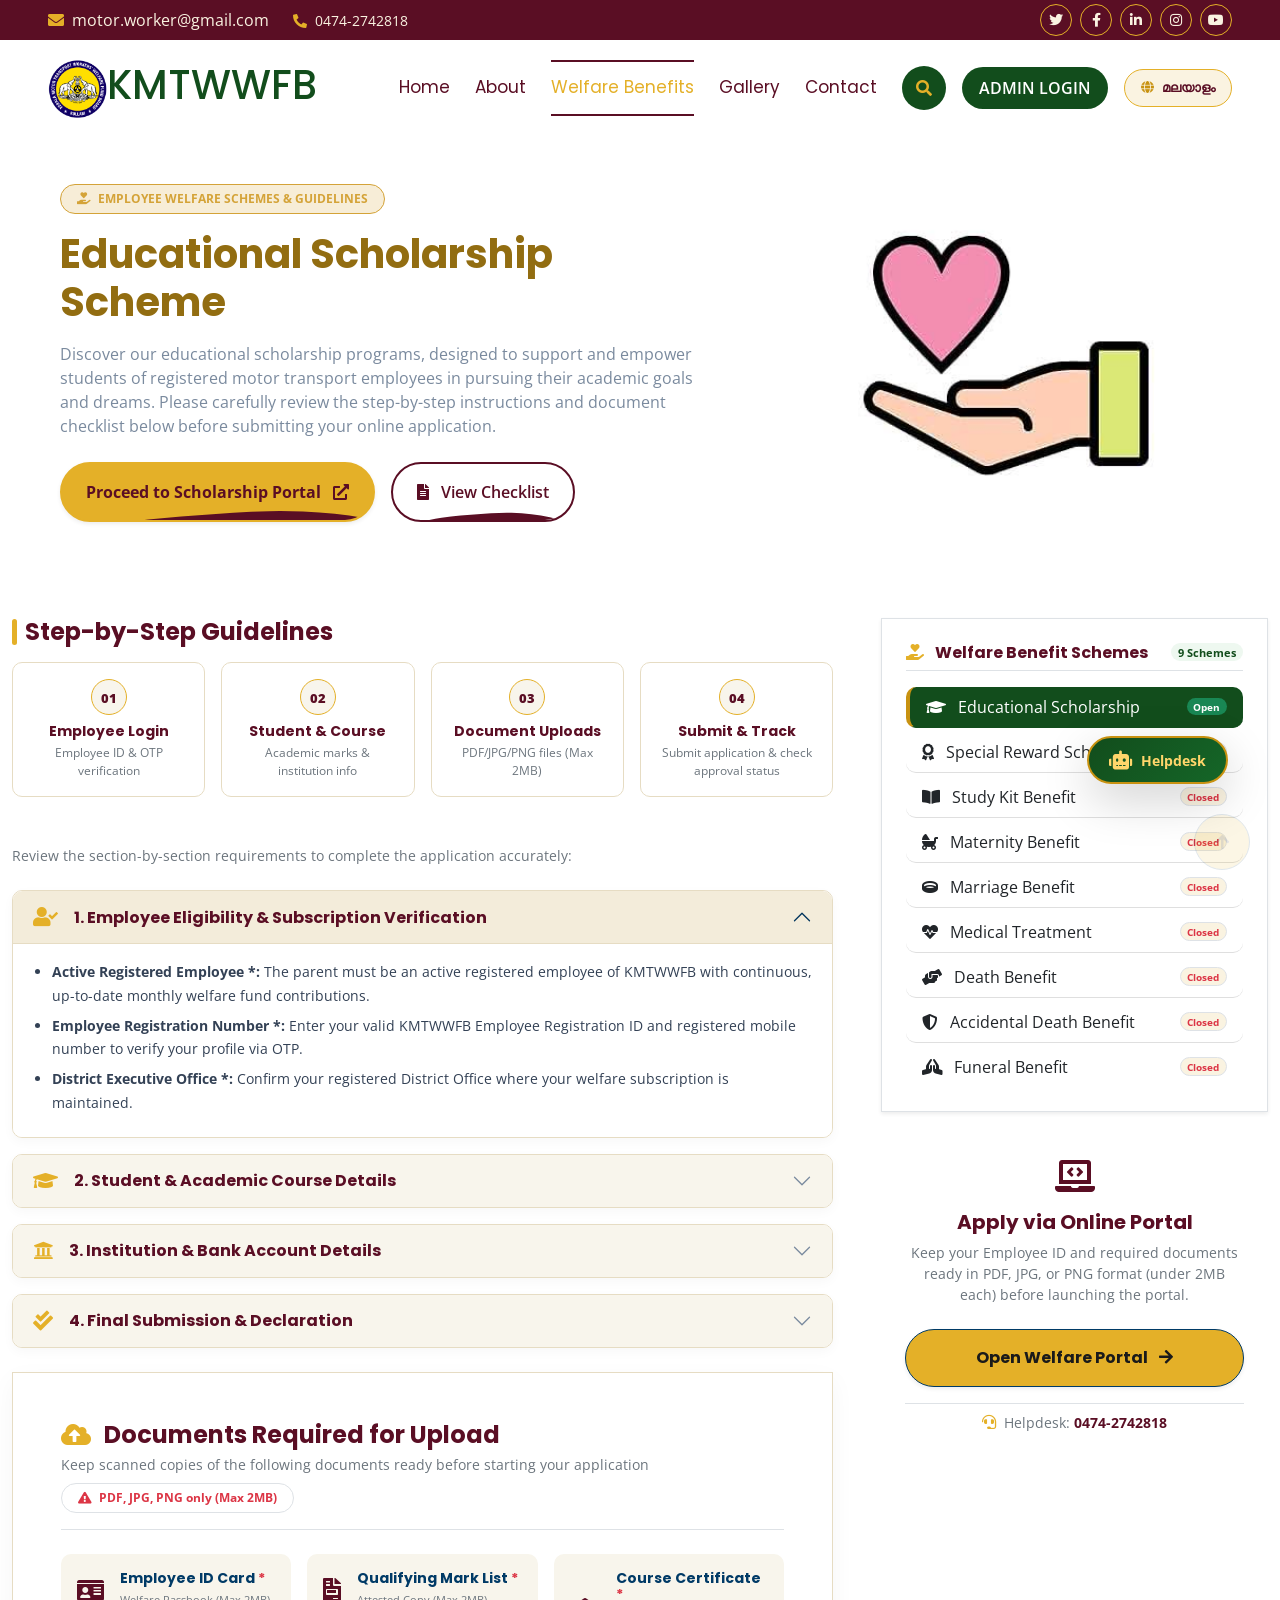
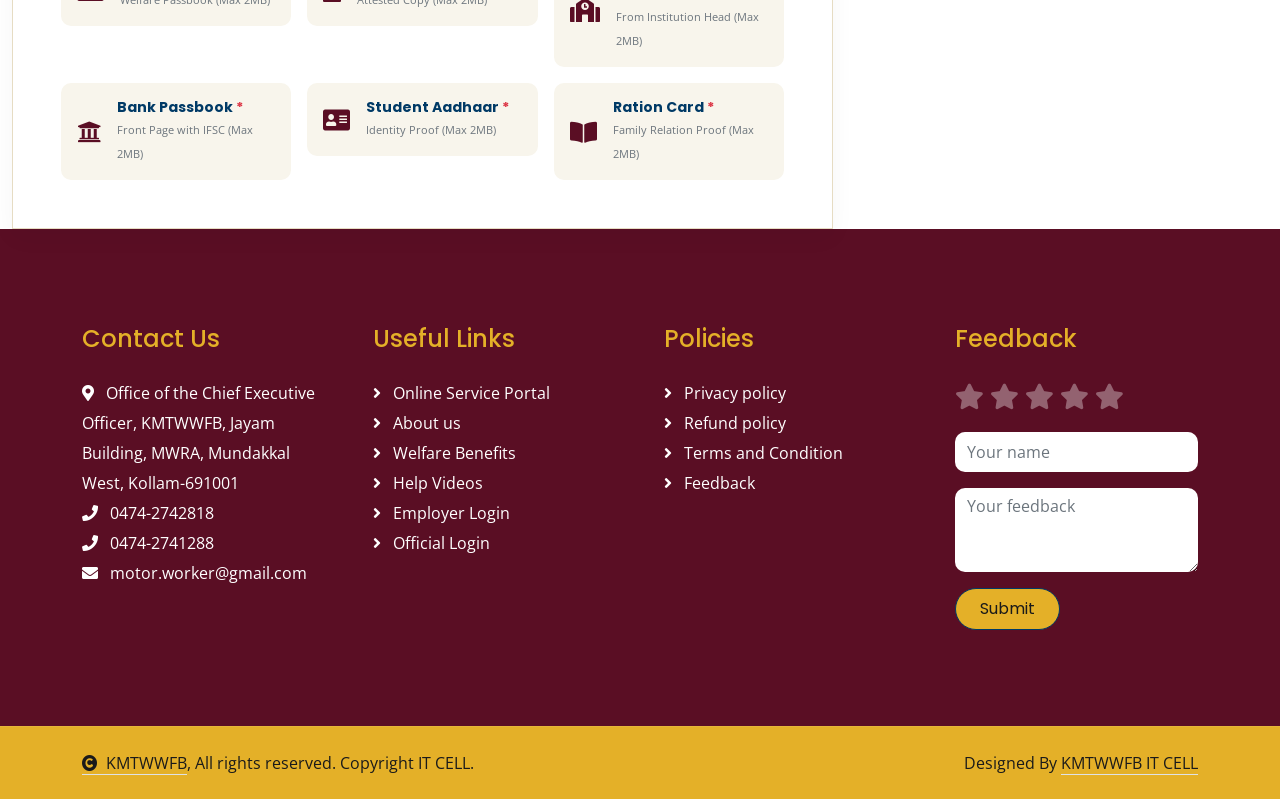
<file: welfare.html>
<!DOCTYPE html>
<html lang="en">

<head>
    <meta charset="utf-8">
    <title>Welfare Benefits - KMTWWFB</title>
    <meta content="width=device-width, initial-scale=1.0" name="viewport">
    <meta content="KMTWWFB Welfare Benefits, Educational Scholarship, Motor Transport Employees Kerala" name="keywords">
    <meta content="Explore KMTWWFB welfare schemes, guidelines, required documents, and online application steps." name="description">

    <!-- Google Web Fonts -->
    <link rel="preconnect" href="https://fonts.googleapis.com">
    <link rel="preconnect" href="https://fonts.gstatic.com" crossorigin>
    <link href="https://fonts.googleapis.com/css2?family=Open+Sans:wght@400;500;600;700&family=Poppins:wght@200;300;400;500;600;700&display=swap" rel="stylesheet"> 

    <!-- Icon Font Stylesheet -->
    <link rel="stylesheet" href="https://use.fontawesome.com/releases/v5.15.4/css/all.css"/>
    <link href="https://cdn.jsdelivr.net/npm/bootstrap-icons@1.4.1/font/bootstrap-icons.css" rel="stylesheet">

    <!-- Libraries Stylesheet -->
    <link href="lib/animate/animate.min.css" rel="stylesheet">
    <link href="lib/owlcarousel/assets/owl.carousel.min.css" rel="stylesheet">

    <!-- Customized Bootstrap Stylesheet -->
    <link href="css/bootstrap.min.css" rel="stylesheet">

    <!-- Template & Instruction Stylesheet -->
    <link href="css/style.css" rel="stylesheet">
    <link href="css/instruction.css" rel="stylesheet">

    <style>
        .scheme-panel-fade {
            animation: schemeFadeSlide 0.4s cubic-bezier(0.22, 1, 0.36, 1) forwards;
        }
        @keyframes schemeFadeSlide {
            from { opacity: 0; transform: translateY(14px); }
            to   { opacity: 1; transform: translateY(0); }
        }
        .scheme-nav-btn {
            cursor: pointer;
            transition: all 0.25s ease;
            border-left: 3px solid transparent;
        }
        .scheme-nav-btn:hover {
            transform: translateX(4px);
            border-left-color: #C89211;
        }
        .scheme-nav-btn.active {
            background-color: #124D1C !important;
            color: #ffffff !important;
            border-color: #124D1C !important;
            border-left: 4px solid #C89211 !important;
        }
        .scheme-nav-btn.active .badge-status-closed {
            background-color: rgba(255, 255, 255, 0.18) !important;
            color: #ffd66b !important;
        }
    </style>
</head>

<body>

    <!-- Spinner Start -->
    <div id="spinner" class="show bg-white position-fixed translate-middle w-100 vh-100 top-50 start-50 d-flex align-items-center justify-content-center">
        <div class="spinner-border text-secondary" style="width: 3rem; height: 3rem;" role="status">
            <span class="sr-only">Loading...</span>
        </div>
    </div>
    <!-- Spinner End -->

<!-- Topbar Start (Visible on Mobile & Desktop) -->
<div class="container-fluid px-3 px-lg-5 py-1 py-lg-0" style="background-color: #5A0E24;">
    <div class="row gx-0 align-items-center">
        <!-- Email & Phone (Email hidden on tiny mobile screens to save space, Phone visible) -->
        <div class="col-6 col-lg-6 text-start">
            <div class="d-flex align-items-center">
                <a href="mailto:motor.worker@gmail.com" class="me-4 d-none d-md-inline-block" style="color: #FAF3E1;">
                    <i class="fas fa-envelope me-2" style="color: #E4B028;"></i>motor.worker@gmail.com
                </a>
                <a href="tel:04742742818" class="me-0 small" style="color: #FAF3E1;">
                    <i class="fas fa-phone-alt me-1 me-lg-2" style="color: #E4B028;"></i>0474-2742818
                </a>
            </div>
        </div>

        <!-- Social Icons (Desktop only) + Language Toggle Button (Mobile & Desktop) -->
        <div class="col-6 col-lg-6 text-end">
            <div class="d-inline-flex align-items-center social-icons" style="height: 40px;">
                <a class="btn btn-sm btn-outline-light btn-square rounded-circle me-2 d-none d-lg-inline-flex" href=""><i class="fab fa-twitter fw-normal"></i></a>
                <a class="btn btn-sm btn-outline-light btn-square rounded-circle me-2 d-none d-lg-inline-flex" href=""><i class="fab fa-facebook-f fw-normal"></i></a>
                <a class="btn btn-sm btn-outline-light btn-square rounded-circle me-2 d-none d-lg-inline-flex" href=""><i class="fab fa-linkedin-in fw-normal"></i></a>
                <a class="btn btn-sm btn-outline-light btn-square rounded-circle me-2 d-none d-lg-inline-flex" href=""><i class="fab fa-instagram fw-normal"></i></a>
                <a class="btn btn-sm btn-outline-light btn-square rounded-circle d-none d-lg-inline-flex" href=""><i class="fab fa-youtube fw-normal"></i></a>
                <!-- js/language.js will automatically place the Malayalam/English button right here! -->
            </div>
        </div>
    </div>
</div>
<!-- Topbar End -->
    <!-- Topbar End -->

    <!-- Navbar Start -->
    <div class="container-fluid nav-bar p-0">
        <nav class="navbar navbar-expand-lg navbar-light bg-white px-4 px-lg-5 py-3 py-lg-0">
            <a href="index.html" class="navbar-brand p-0">
                <h1 class="display-8 m-0" style="color: #124D1C;"><img src="img/logo.png" class="img-fluid" alt="KMTWWFB logo">KMTWWFB</h1>
            </a>
            <button class="navbar-toggler" type="button" data-bs-toggle="collapse" data-bs-target="#navbarCollapse">
                <span class="fa fa-bars"></span>
            </button>
            <div class="collapse navbar-collapse" id="navbarCollapse">
                <div class="navbar-nav ms-auto py-0">
                    <a href="index.html" class="nav-item nav-link">Home</a>
                    <a href="about.html" class="nav-item nav-link">About</a>
                    <a href="welfare.html" class="nav-item nav-link active">Welfare Benefits</a>

                    <a href="gallery.html" class="nav-item nav-link">Gallery</a>
                    <a href="contact.html" class="nav-item nav-link">Contact</a>
                </div>
                <button class="btn btn-md-square mb-3 mb-md-3 mb-lg-0 me-3" data-bs-toggle="modal" data-bs-target="#searchModal" style="background-color: #124D1C; color: #E4B028;"><i class="fas fa-search"></i></button>
                <a href="login.html" class="btn rounded-pill py-2 px-4 px-lg-3 mb-3 mb-md-3 mb-lg-0" style="background-color: #124D1C; color: #FFFFFF;">ADMIN LOGIN</a>
            </div>
        </nav>
    </div>
    <!-- Navbar End -->

    <!-- Welfare Benefits Instruction Page Start -->
    <section class="instruction-page-section">
        <div class="container-fluid" style="max-width: 1440px;">
            
            <!-- Top Hero Banner with Water-Fill Buttons & Seamless Illustration -->
            <div class="instruction-hero-card rounded-4 overflow-hidden mb-5 wow fadeInUp" data-wow-delay="0.1s">
                <div class="row g-0 align-items-center">
                    <div class="col-lg-7 p-4 p-md-5">
                        <span class="badge rounded-pill px-3 py-2 mb-3 fw-semibold" style="background-color: rgba(212, 163, 56, 0.2); color: #d4a338; border: 1px solid #d4a338;" id="heroSchemeBadge">
                            <i class="fas fa-hand-holding-heart me-1"></i> EMPLOYEE WELFARE SCHEMES &amp; GUIDELINES
                        </span>
                        <h1 class="display-6 fw-bold mb-3" style="color: #926d11;" id="heroSchemeTitle">Educational Scholarship Scheme</h1>
                        <p class="text-50 mb-4 fs-6 lh-base" id="heroSchemeDesc">
                            Discover our educational scholarship programs, designed to support and empower students of registered motor transport employees in pursuing their academic goals and dreams. Please carefully review the step-by-step instructions and document checklist below before submitting your online application.
                        </p>
                        <div class="d-flex flex-wrap align-items-center gap-3">
                            <!-- Button 1: Water Fill Gold -->
                            <a href="https://kmtwwfb.kerala.gov.in/index.php/onlineservice/edubenefit" target="_blank" rel="noopener noreferrer" id="heroPortalBtn" class="btn btn-water-fill btn-water-gold rounded-pill px-4 py-3 fw-bold shadow-sm">
                                <span class="btn-text">
                                    Proceed to Scholarship Portal <i class="fas fa-external-link-alt ms-2"></i>
                                </span>
                                <span class="liquid-wave"></span>
                            </a>
                        
                            <!-- Button 2: Water Fill Outline -->
                            <a href="#required-docs" class="btn btn-water-fill btn-water-outline rounded-pill py-3 px-4 fw-semibold">
                                <span class="btn-text">
                                    <i class="fas fa-file-alt me-2"></i> View Checklist
                                </span>
                                <span class="liquid-wave"></span>
                            </a>
                        </div>
                    </div>
                    <div class="col-lg-5 d-none d-lg-block position-relative hero-img-col">
                        <div class="p-3 text-center position-relative">
                            <div class="hero-glow-bg"></div>
                            <img src="img/welfare/education.avif" 
                                 alt="Welfare Benefits Guide" 
                                 class="img-fluid hero-blended-gif border-0 shadow-none" 
                                 style="height: 380px; width: 380px; border: none !important; box-shadow: none !important; outline: none !important;">
                        </div>
                    </div>
                </div>
            </div>

            <!-- Main Content Grid: Left Unified 4-Step + Accordion + Checklist | Right Sticky 9-Scheme Menu & Portal Launch -->
            <div class="row g-4 g-xl-5">
                
                <!-- LEFT COLUMN: Unified Layout for All 9 Schemes -->
                <div class="col-lg-8">
                    <div id="unifiedSchemePanel" class="scheme-panel-fade">
                        
                        <!-- Temporarily Closed Banner (Shown automatically for the 8 closed schemes) -->
                        <div id="closedStatusBanner" class="p-4 rounded-4 mb-4" style="display: none; background-color: #fef2f2; border: 1.5px solid #fca5a5; border-left: 5px solid #dc2626;">
                            <div class="d-flex flex-wrap align-items-center justify-content-between gap-3">
                                <div class="d-flex align-items-center gap-3">
                                    <div class="rounded-circle d-flex align-items-center justify-content-center flex-shrink-0" style="width: 46px; height: 46px; background-color: #fee2e2; color: #dc2626;">
                                        <i class="fas fa-lock fa-lg"></i>
                                    </div>
                                    <div>
                                        <h6 class="fw-bold text-danger mb-1">Applications are temporarily closed for this scheme.</h6>
                                        <p class="small text-dark mb-0">
                                            As per the directive of the Board Office, applications for this scheme are currently not being accepted. Below is the complete step-by-step guide and required document checklist for reference.
                                        </p>
                                    </div>
                                </div>
                            </div>
                        </div>

                        <!-- Section Heading -->
                        <div class="d-flex align-items-center gap-2 mb-3">
                            <span class="section-indicator"></span>
                            <h4 class="fw-bold text-primary mb-0">Step-by-Step Guidelines</h4>
                        </div>

                        <!-- 1. 4 Quick Steps Progress Bar (Dynamic per Scheme) -->
                        <div class="row g-3 mb-5" id="schemeStepsGrid">
                            <!-- Rendered dynamically via JS -->
                        </div>

                        <!-- 2. Section-by-Section Detailed Instructions (Interactive Accordion) -->
                        <div class="mb-4">
                            <p class="text-muted small mb-4" id="accordionIntroText">
                                Review the section-by-section requirements to complete the application accurately:
                            </p>

                            <div class="accordion custom-guide-accordion" id="schemeGuideAccordion">
                                <!-- Rendered dynamically via JS -->
                            </div>
                        </div>

                        <!-- 3. Required Documents Grid (Icon Cards - Identical to Educational Scholarship) -->
                        <div id="required-docs" class="doc-checklist-card rounded-4 p-4 p-md-5">
                            <div class="d-flex flex-wrap align-items-center justify-content-between gap-2 mb-4 pb-3 border-bottom">
                                <div>
                                    <h4 class="fw-bold text-primary mb-1"><i class="fas fa-cloud-upload-alt text-secondary me-2"></i> Documents Required for Upload</h4>
                                    <p class="text-muted small mb-0">Keep scanned copies of the following documents ready before starting your application</p>
                                </div>
                                <span class="badge bg-danger-subtle text-danger border border-danger-subtle px-3 py-2 rounded-pill">
                                    <i class="fas fa-exclamation-triangle me-1"></i> PDF, JPG, PNG only (Max 2MB)
                                </span>
                            </div>

                            <div class="row g-3" id="schemeDocsGrid">
                                <!-- Rendered dynamically via JS -->
                            </div>
                        </div>

                    </div>
                </div>

                <!-- RIGHT COLUMN: Sticky All-9 Welfare Benefits Menu & Portal Launch -->
                <div class="col-lg-4">
                    <div class="sticky-top" style="top: 100px; z-index: 10;">
                        
                        <!-- All 9 Welfare Benefits Switcher Menu -->
                        <div class="bg-white rounded-4 p-4 border shadow-sm mb-4 wow fadeInRight" data-wow-delay="0.2s">
                            <div class="d-flex align-items-center justify-content-between mb-3 pb-2 border-bottom">
                                <h6 class="fw-bold text-primary mb-0">
                                    <i class="fas fa-hand-holding-heart text-secondary me-2"></i> Welfare Benefit Schemes
                                </h6>
                                <span class="badge rounded-pill" style="background-color: #eef8f0; color: #124D1C; font-size: 11px;">9 Schemes</span>
                            </div>

                            <div class="list-group list-group-flush service-nav-list" id="welfareBenefitsMenu">
                                
                                <!-- 1. Educational Scholarship (Open) -->
                                <button type="button" class="list-group-item list-group-item-action scheme-nav-btn active rounded-3 mb-1 d-flex align-items-center justify-content-between" data-scheme="scholarship">
                                    <span><i class="fas fa-graduation-cap me-2"></i> Educational Scholarship</span>
                                    <span class="badge bg-success rounded-pill" style="font-size: 10px;">Open</span>
                                </button>

                                <!-- 2. Special Reward Scheme -->
                                <button type="button" class="list-group-item list-group-item-action scheme-nav-btn rounded-3 mb-1 d-flex align-items-center justify-content-between" data-scheme="special_reward">
                                    <span><i class="fas fa-award me-2"></i> Special Reward Scheme</span>
                                    <span class="badge bg-light text-danger border badge-status-closed rounded-pill" style="font-size: 10px;">Closed</span>
                                </button>

                                <!-- 3. Study Kit Benefit -->
                                <button type="button" class="list-group-item list-group-item-action scheme-nav-btn rounded-3 mb-1 d-flex align-items-center justify-content-between" data-scheme="study_kit">
                                    <span><i class="fas fa-book-open me-2"></i> Study Kit Benefit</span>
                                    <span class="badge bg-light text-danger border badge-status-closed rounded-pill" style="font-size: 10px;">Closed</span>
                                </button>

                                <!-- 4. Maternity Benefit -->
                                <button type="button" class="list-group-item list-group-item-action scheme-nav-btn rounded-3 mb-1 d-flex align-items-center justify-content-between" data-scheme="maternity">
                                    <span><i class="fas fa-baby-carriage me-2"></i> Maternity Benefit</span>
                                    <span class="badge bg-light text-danger border badge-status-closed rounded-pill" style="font-size: 10px;">Closed</span>
                                </button>

                                <!-- 5. Marriage Benefit -->
                                <button type="button" class="list-group-item list-group-item-action scheme-nav-btn rounded-3 mb-1 d-flex align-items-center justify-content-between" data-scheme="marriage">
                                    <span><i class="fas fa-ring me-2"></i> Marriage Benefit</span>
                                    <span class="badge bg-light text-danger border badge-status-closed rounded-pill" style="font-size: 10px;">Closed</span>
                                </button>

                                <!-- 6. Medical Treatment -->
                                <button type="button" class="list-group-item list-group-item-action scheme-nav-btn rounded-3 mb-1 d-flex align-items-center justify-content-between" data-scheme="medical">
                                    <span><i class="fas fa-heartbeat me-2"></i> Medical Treatment</span>
                                    <span class="badge bg-light text-danger border badge-status-closed rounded-pill" style="font-size: 10px;">Closed</span>
                                </button>

                                <!-- 7. Death Benefit -->
                                <button type="button" class="list-group-item list-group-item-action scheme-nav-btn rounded-3 mb-1 d-flex align-items-center justify-content-between" data-scheme="death">
                                    <span><i class="fas fa-hands-helping me-2"></i> Death Benefit</span>
                                    <span class="badge bg-light text-danger border badge-status-closed rounded-pill" style="font-size: 10px;">Closed</span>
                                </button>

                                <!-- 8. Accidental Death Benefit -->
                                <button type="button" class="list-group-item list-group-item-action scheme-nav-btn rounded-3 mb-1 d-flex align-items-center justify-content-between" data-scheme="accidental_death">
                                    <span><i class="fas fa-shield-alt me-2"></i> Accidental Death Benefit</span>
                                    <span class="badge bg-light text-danger border badge-status-closed rounded-pill" style="font-size: 10px;">Closed</span>
                                </button>

                                <!-- 9. Funeral Benefit -->
                                <button type="button" class="list-group-item list-group-item-action scheme-nav-btn rounded-3 d-flex align-items-center justify-content-between" data-scheme="funeral">
                                    <span><i class="fas fa-praying-hands me-2"></i> Funeral Benefit</span>
                                    <span class="badge bg-light text-danger border badge-status-closed rounded-pill" style="font-size: 10px;">Closed</span>
                                </button>

                            </div>
                        </div>

                        <!-- Ready to Apply Action Box -->
                        <div class="portal-launch-card rounded-4 p-4 text-center wow fadeInRight" data-wow-delay="0.3s">
                            <div class="launch-icon-circle mx-auto mb-3">
                                <i class="fas fa-laptop-code fa-2x text-primary"></i>
                            </div>
                            <h5 class="fw-bold text-primary mb-2" id="sidebarPortalTitle">Apply via Online Portal</h5>
                            <p class="text-muted small mb-4" id="sidebarPortalDesc">
                                Keep your Employee ID and required documents ready in PDF, JPG, or PNG format (under 2MB each) before launching the portal.
                            </p>

                            <a href="https://kmtwwfb.kerala.gov.in/index.php/onlineservice/edubenefit" target="_blank" rel="noopener noreferrer" id="sidebarPortalLink" class="btn btn-primary w-100 rounded-pill py-3 fw-bold shadow-sm portal-btn-animate mb-3">
                                Open Welfare Portal <i class="fas fa-arrow-right ms-2"></i>
                            </a>

                            <div class="d-flex align-items-center justify-content-center gap-2 text-muted small pt-2 border-top">
                                <i class="fas fa-headset text-secondary"></i>
                                <span>Helpdesk: <strong class="text-primary">0474-2742818</strong></span>
                            </div>
                        </div>

                    </div>
                </div>

            </div>
        </div>
    </section>
    <!-- Welfare Benefits Instruction Page End -->

    <!-- Footer Start -->
    <div class="container-fluid footer py-5 wow fadeIn" data-wow-delay="0.2s">
        <div class="container py-5">
            <div class="row g-5">
                <div class="col-md-6 col-lg-6 col-xl-3">
                    <div class="footer-item d-flex flex-column">
                        <h4 class="text-secondary mb-4">Contact Us</h4>
                        <a href="#"><i class="fa fa-map-marker-alt me-2"></i> Office of the Chief Executive Officer, KMTWWFB, Jayam Building, MWRA, Mundakkal West, Kollam-691001</a>
                        <a href="tel:04742742818"><i class="fas fa-phone me-2"></i> 0474-2742818</a>
                        <a href="tel:04742741288"><i class="fas fa-phone me-2"></i> 0474-2741288</a>
                        <a href="mailto:motor.worker@gmail.com"><i class="fas fa-envelope me-2"></i> motor.worker@gmail.com</a>
                    </div>
                </div>
                
                <div class="col-md-6 col-lg-6 col-xl-3">
                    <div class="footer-item d-flex flex-column">
                        <h4 class="text-secondary mb-4">Useful Links</h4>
                        <a href="https://kmtwwfb.kerala.gov.in/index.php" target="_blank" rel="noopener noreferrer"><i class="fas fa-angle-right me-2"></i> Online Service Portal</a>
                        <a href="about.html"><i class="fas fa-angle-right me-2"></i> About us</a>
                        <a href="welfare.html"><i class="fas fa-angle-right me-2"></i> Welfare Benefits</a>
                        <a href="https://kmtwwfb.kerala.gov.in/index.php/onlineservice/help-videos" target="_blank"><i class="fas fa-angle-right me-2"></i> Help Videos</a>
                        <a href="https://kmtwwfb.kerala.gov.in/index.php/onlineservice/employerLogin" target="_blank"><i class="fas fa-angle-right me-2"></i> Employer Login</a>
                        <a href="https://kmtwwfb.kerala.gov.in/index.php/login" target="_blank"><i class="fas fa-angle-right me-2"></i> Official Login</a>
                    </div>
                </div>
                <div class="col-md-6 col-lg-6 col-xl-3">
                    <div class="footer-item d-flex flex-column">
                        <h4 class="text-secondary mb-4">Policies</h4>
                        <a href="https://kmtwwfb.kerala.gov.in/index.php/privacypolicy" target="_blank"><i class="fas fa-angle-right me-2"></i> Privacy policy</a>
                        <a href="https://kmtwwfb.kerala.gov.in/index.php/refundpolicy" target="_blank"><i class="fas fa-angle-right me-2"></i> Refund policy</a>
                        <a href="https://kmtwwfb.kerala.gov.in/index.php/termsandcondition" target="_blank"><i class="fas fa-angle-right me-2"></i> Terms and Condition</a>
                        <a href="contact.html"><i class="fas fa-angle-right me-2"></i> Feedback</a>
                    </div>
                </div>
                <div class="col-md-6 col-lg-6 col-xl-3">
                    <div class="footer-item">
                        <h4 class="text-secondary mb-4">Feedback</h4>
                        <form id="feedbackForm" action="submit_feedback.php" method="post">
                            <div class="star-rating mb-3">
                                <input type="radio" id="star5" name="rating" value="5" required><label for="star5" title="Excellent"><i class="fas fa-star"></i></label>
                                <input type="radio" id="star4" name="rating" value="4"><label for="star4" title="Good"><i class="fas fa-star"></i></label>
                                <input type="radio" id="star3" name="rating" value="3"><label for="star3" title="Average"><i class="fas fa-star"></i></label>
                                <input type="radio" id="star2" name="rating" value="2"><label for="star2" title="Poor"><i class="fas fa-star"></i></label>
                                <input type="radio" id="star1" name="rating" value="1"><label for="star1" title="Very poor"><i class="fas fa-star"></i></label>
                            </div>
                            <input type="text" name="name" class="form-control border-0 mb-3 py-2" placeholder="Your name" required>
                            <textarea name="message" class="form-control border-0 mb-3" rows="3" placeholder="Your feedback" required></textarea>
                            <button type="submit" class="btn btn-primary rounded-pill px-4 py-2">Submit</button>
                            <p id="feedbackMsg" class="text-white mt-2 mb-0" style="display:none;">Thank you for your feedback!</p>
                        </form>
                    </div>
                </div>
            </div>
        </div>
    </div>
    <!-- Footer End -->

    <!-- Copyright Start -->
    <div class="container-fluid copyright py-4">
        <div class="container">
            <div class="row g-4 align-items-center">
                <div class="col-md-6 text-center text-md-start mb-md-0">
                    <span class="text-white"><a href="#" class="border-bottom text-white"><i class="fas fa-copyright text-light me-2"></i>KMTWWFB</a>, All rights reserved. Copyright IT CELL.</span>
                </div>
                <div class="col-md-6 text-center text-md-end text-white">
                    Designed By <a class="border-bottom text-white">KMTWWFB IT CELL</a> 
                </div>
            </div>
        </div>
    </div>
    <!-- Copyright End -->

    <!-- Back to Top -->
    <a href="#" class="btn btn-primary btn-lg-square back-to-top"><i class="fa fa-arrow-up"></i></a>   

    <!-- JavaScript Libraries -->
    <script src="https://ajax.googleapis.com/ajax/libs/jquery/3.6.4/jquery.min.js"></script>
    <script src="https://cdn.jsdelivr.net/npm/bootstrap@5.0.0/dist/js/bootstrap.bundle.min.js"></script>
    <script src="lib/wow/wow.min.js"></script>
    <script src="lib/easing/easing.min.js"></script>
    <script src="lib/waypoints/waypoints.min.js"></script>
    <script src="lib/counterup/counterup.min.js"></script>
    <script src="lib/owlcarousel/owl.carousel.min.js"></script>

    <!-- Template Javascript -->
    <script src="js/main.js"></script>
    <script src="js/chatbot.js"></script>

    <!-- Unified Design Renderer for All 9 Welfare Schemes (English Only, Employee Terminology) -->
    <script>
        document.addEventListener("DOMContentLoaded", function () {
            const schemeBtns = document.querySelectorAll("#welfareBenefitsMenu .scheme-nav-btn");
            const unifiedPanel = document.getElementById("unifiedSchemePanel");
            const closedBanner = document.getElementById("closedStatusBanner");

            const heroBadge = document.getElementById("heroSchemeBadge");
            const heroTitle = document.getElementById("heroSchemeTitle");
            const heroDesc = document.getElementById("heroSchemeDesc");
            const heroPortalBtn = document.getElementById("heroPortalBtn");

            const stepsGrid = document.getElementById("schemeStepsGrid");
            const accordionContainer = document.getElementById("schemeGuideAccordion");
            const docsGrid = document.getElementById("schemeDocsGrid");

            const sidebarPortalBtn = document.getElementById("sidebarPortalLink");

            // Complete Structured Data for All 9 Schemes using the Exact Same Design Blueprint
            const allSchemes = {
                scholarship: {
                    isOpen: true,
                    badge: "EMPLOYEE WELFARE SCHEMES & GUIDELINES",
                    title: "Educational Scholarship Scheme",
                    description: "Discover our educational scholarship programs, designed to support and empower students of registered motor transport employees in pursuing their academic goals and dreams. Please carefully review the step-by-step instructions and document checklist below before submitting your online application.",
                    portalUrl: "https://kmtwwfb.kerala.gov.in/index.php/onlineservice/edubenefit",
                    portalBtnText: "Proceed to Scholarship Portal",
                    steps: [
                        { num: "01", title: "Employee Login", desc: "Employee ID & OTP verification" },
                        { num: "02", title: "Student & Course", desc: "Academic marks & institution info" },
                        { num: "03", title: "Document Uploads", desc: "PDF/JPG/PNG files (Max 2MB)" },
                        { num: "04", title: "Submit & Track", desc: "Submit application & check approval status" }
                    ],
                    sections: [
                        {
                            icon: "fas fa-user-check",
                            title: "1. Employee Eligibility & Subscription Verification",
                            items: [
                                "<strong>Active Registered Employee *:</strong> The parent must be an active registered employee of KMTWWFB with continuous, up-to-date monthly welfare fund contributions.",
                                "<strong>Employee Registration Number *:</strong> Enter your valid KMTWWFB Employee Registration ID and registered mobile number to verify your profile via OTP.",
                                "<strong>District Executive Office *:</strong> Confirm your registered District Office where your welfare subscription is maintained."
                            ]
                        },
                        {
                            icon: "fas fa-graduation-cap",
                            title: "2. Student & Academic Course Details",
                            items: [
                                "<strong>Student Profile:</strong> Full Name of Student *, Date of Birth *, Gender *, Aadhaar Number *, and Relationship with Employee * (Son / Daughter).",
                                "<strong>Academic Performance:</strong> Previous Qualifying Examination Passed * and Percentage / Grade obtained *.",
                                "<strong>Eligible Courses:</strong> Plus One (+1), Plus Two (+2), Undergraduate (BA/BSc/BCom), Postgraduate, Engineering, Medical, Polytechnic Diploma, ITI, and B.Ed."
                            ]
                        },
                        {
                            icon: "fas fa-university",
                            title: "3. Institution & Bank Account Details",
                            items: [
                                "<strong>Institution Details:</strong> Name & Full Address of School / College / University *, Current Academic Year *, and Head of Institution Certification Date *.",
                                "<strong>Account Number *:</strong> Active personal savings account number of the student or employee.",
                                "<strong>IFSC Code & Bank *:</strong> Valid 11-character bank branch IFSC code, Bank Name, and Branch Name *."
                            ]
                        },
                        {
                            icon: "fas fa-check-double",
                            title: "4. Final Submission & Declaration",
                            note: "Incomplete applications or blurred mark list uploads may be returned for correction by the District Executive Officer. Always preview all uploaded files before final submission.",
                            items: [
                                "<strong>Preview & Declaration:</strong> Verify all entered marks, bank account digits, and uploaded certificates before agreeing to the declaration.",
                                "<strong>Application Reference Number:</strong> Download and save the acknowledgment receipt generated after submission.",
                                "<strong>Status Tracking:</strong> Use the Application Status portal to check approval status."
                            ]
                        }
                    ],
                    documents: [
                        { icon: "fas fa-id-card", name: "Employee ID Card", req: true, sub: "Welfare Passbook (Max 2MB)" },
                        { icon: "fas fa-file-invoice", name: "Qualifying Mark List", req: true, sub: "Attested Copy (Max 2MB)" },
                        { icon: "fas fa-school", name: "Course Certificate", req: true, sub: "From Institution Head (Max 2MB)" },
                        { icon: "fas fa-university", name: "Bank Passbook", req: true, sub: "Front Page with IFSC (Max 2MB)" },
                        { icon: "fas fa-address-card", name: "Student Aadhaar", req: true, sub: "Identity Proof (Max 2MB)" },
                        { icon: "fas fa-book-open", name: "Ration Card", req: true, sub: "Family Relation Proof (Max 2MB)" }
                    ]
                },

                special_reward: {
                    isOpen: false,
                    badge: "SPECIAL REWARD APPLICATION GUIDELINES",
                    title: "Special Reward Scheme",
                    description: "Honoring young achievers! Unlock special rewards for your child's exceptional success in academics, arts, athletics, and state/national level competitions.",
                    steps: [
                        { num: "01", title: "Child & Local Body", desc: "Child identity, Taluk & Panchayat" },
                        { num: "02", title: "Achievement Info", desc: "Category, competition & result" },
                        { num: "03", title: "Document Uploads", desc: "Certificates & Aadhaar (Max 2MB)" },
                        { num: "04", title: "Submit & Track", desc: "Submit application & check approval status" }
                    ],
                    sections: [
                        {
                            icon: "fas fa-child",
                            title: "1. Child & Local Body Details",
                            items: [
                                "<strong>Child Details:</strong> Name of Child *, Gender *, Date of Birth *, Age *, Phone Number *, Child Aadhaar Number *, and Relationship with Employee *.",
                                "<strong>Local Body Details:</strong> Select District, Taluk *, Village *, and Panchayath / Municipality / Corporation *."
                            ]
                        },
                        {
                            icon: "fas fa-trophy",
                            title: "2. Achievement & Competition Details",
                            items: [
                                "<strong>Category of Excellence *:</strong> Specify Academics, Arts, Athletics, or Sports.",
                                "<strong>Event & Result Details:</strong> Name of Examination / Event / Competition *, Year of Achievement / Passing *, Level of Competition *, and Type of Result / Evaluation *.",
                                "<strong>Brief Note on Achievement *:</strong> Provide a concise summary of the award or recognition earned."
                            ]
                        },
                        {
                            icon: "fas fa-university",
                            title: "3. Employee Bank Account Details",
                            items: [
                                "<strong>Account Number *:</strong> Active personal bank account number of the registered employee.",
                                "<strong>IFSC Code, Bank & Branch *:</strong> Enter valid 11-character IFSC Code *, Bank Name *, and Branch *."
                            ]
                        },
                        {
                            icon: "fas fa-file-signature",
                            title: "4. Declaration & Verification",
                            note: "Existing documents from your employee profile or previous applications are preloaded when available. Upload a new document only if updating.",
                            items: [
                                "<strong>Declaration:</strong> Declare that all stated information is true to your knowledge and agree to proceed according to the rules and regulations set forth by the Welfare Board."
                            ]
                        }
                    ],
                    documents: [
                        { icon: "fas fa-book-open", name: "Ration Card", req: true, sub: "Employee Document (Max 2MB)" },
                        { icon: "fas fa-address-card", name: "Employee Aadhaar Card", req: true, sub: "Mandatory (Max 2MB)" },
                        { icon: "fas fa-id-badge", name: "Driving Licence", req: false, sub: "If Applicable (Max 2MB)" },
                        { icon: "fas fa-user-check", name: "Child Aadhaar", req: true, sub: "Mandatory (Max 2MB)" },
                        { icon: "fas fa-camera", name: "Child Photo", req: true, sub: "Passport Size (Max 2MB)" },
                        { icon: "fas fa-award", name: "Achievement Certificate", req: true, sub: "With Supporting Doc (Max 2MB)" }
                    ]
                },

                study_kit: {
                    isOpen: false,
                    badge: "STUDY KIT BENEFIT GUIDELINES",
                    title: "Study Kit Benefit",
                    description: "Study Kit Benefit is a welfare program that provides essential study materials to students of registered employees in order to support them in their school education.",
                    steps: [
                        { num: "01", title: "Student & School", desc: "Class, admission year & school info" },
                        { num: "02", title: "Service & Local Body", desc: "Service date, office & local body" },
                        { num: "03", title: "Document Uploads", desc: "Originals & Head Certificate (Max 2MB)" },
                        { num: "04", title: "Submit & Track", desc: "Submit application & check approval status" }
                    ],
                    sections: [
                        {
                            icon: "fas fa-user-graduate",
                            title: "1. Student & School Details",
                            items: [
                                "<strong>Student Information:</strong> Name of Student *, Gender *, Date of Birth of Student *, Age *, Phone Number *, Student Aadhaar *, and Relationship with Employee *.",
                                "<strong>Academic Details:</strong> Class Name *, Admission Year *, Name of School *, and Full Address of School *."
                            ]
                        },
                        {
                            icon: "fas fa-map-marker-alt",
                            title: "2. Service, Office & Local Body Details",
                            items: [
                                "<strong>Service & Office:</strong> Date of Commencement of Service * and Registered District Office *.",
                                "<strong>Local Body:</strong> Select Taluk *, Village *, and Panchayath / Municipality / Corporation *."
                            ]
                        },
                        {
                            icon: "fas fa-university",
                            title: "3. Employee Bank Account Details",
                            items: [
                                "<strong>Account Number *:</strong> Active savings account number of the registered employee.",
                                "<strong>IFSC Code, Bank & Branch *:</strong> Enter valid 11-character IFSC Code *, Bank Name *, and Branch *."
                            ]
                        },
                        {
                            icon: "fas fa-file-signature",
                            title: "4. Original Document Rule & Declaration",
                            note: "Only original scanned documents should be uploaded. Applications containing photocopies or unclear scans will be rejected.",
                            items: [
                                "<strong>Institution Certificate:</strong> Download the official certificate template, get it filled and attested by the Head of the Institution, and upload it.",
                                "<strong>Declaration:</strong> Confirm truthfulness of all statements and agree to Board recovery rules in case of false information."
                            ]
                        }
                    ],
                    documents: [
                        { icon: "fas fa-address-card", name: "Employee Aadhaar Card", req: true, sub: "Original Scan (Max 2MB)" },
                        { icon: "fas fa-book-open", name: "Ration Card", req: false, sub: "Employee Document (Max 2MB)" },
                        { icon: "fas fa-id-badge", name: "Driving Licence", req: false, sub: "If Applicable (Max 2MB)" },
                        { icon: "fas fa-user-check", name: "Student Aadhaar Card", req: true, sub: "Original Scan (Max 2MB)" },
                        { icon: "fas fa-camera", name: "Student Photo", req: false, sub: "Passport Size (Max 2MB)" },
                        { icon: "fas fa-school", name: "Institution Head Cert.", req: true, sub: "Attested Template (Max 2MB)" }
                    ]
                },

                maternity: {
                    isOpen: false,
                    badge: "MATERNITY BENEFIT GUIDELINES",
                    title: "Maternity Benefit",
                    description: "Learn more about our maternity benefit program, designed to provide financial support and assistance to expecting mothers during this important phase of their lives.",
                    steps: [
                        { num: "01", title: "Applicant & Spouse", desc: "Personal & marital details" },
                        { num: "02", title: "Delivery & Hospital", desc: "Delivery date, hospital & child status" },
                        { num: "03", title: "Document Uploads", desc: "Birth cert, Aadhaar & passbook" },
                        { num: "04", title: "Submit & Track", desc: "Submit application & check approval status" }
                    ],
                    sections: [
                        {
                            icon: "fas fa-user-edit",
                            title: "1. Applicant & Spouse Details",
                            items: [
                                "<strong>Applicant Profile:</strong> Applicant Name *, Applicant Address *, Pincode *, Marital Status *, and Eligible Amount.",
                                "<strong>Spouse Details:</strong> Husband's Name * and Address *."
                            ]
                        },
                        {
                            icon: "fas fa-hospital",
                            title: "2. Delivery & Child Status Details",
                            items: [
                                "<strong>Delivery Information:</strong> Delivery Date *, Time *, Birth Place *, and Whether Delivery was at Hospital *.",
                                "<strong>Hospital & Child Status:</strong> Hospital Name, Hospital Address, Is the Child Alive? * (If No, provide Death Date and Reason)."
                            ]
                        },
                        {
                            icon: "fas fa-university",
                            title: "3. Office, Local Body & Bank Details",
                            items: [
                                "<strong>Office & Local Body:</strong> District Office *, Taluk *, Village *, and Panchayath / Municipality / Corporation *.",
                                "<strong>Bank & Previous Benefit:</strong> Account Number *, IFSC Code *, Bank *, Branch *, and Previous Benefit Details (Order Number, Order Date, Amount Claimed)."
                            ]
                        },
                        {
                            icon: "fas fa-check-double",
                            title: "4. Declaration",
                            note: "Existing files from your profile are preloaded when available. Ensure all uploaded certificates are legible and under 2MB.",
                            items: [
                                "<strong>Declaration:</strong> Declare that the above-stated information is true to your knowledge and agree to proceed according to the rules and regulations of KMTWWFB."
                            ]
                        }
                    ],
                    documents: [
                        { icon: "fas fa-university", name: "Bank Passbook", req: true, sub: "Mandatory (Max 2MB)" },
                        { icon: "fas fa-baby", name: "Birth Certificate", req: true, sub: "Mandatory (Max 2MB)" },
                        { icon: "fas fa-address-card", name: "Aadhaar Card", req: true, sub: "Mandatory (Max 2MB)" },
                        { icon: "fas fa-id-card", name: "Employee ID Card", req: false, sub: "If Available (Max 2MB)" },
                        { icon: "fas fa-file-alt", name: "Other Documents", req: false, sub: "Supporting Files (Max 2MB)" }
                    ]
                },

                marriage: {
                    isOpen: false,
                    badge: "MARRIAGE BENEFIT GUIDELINES",
                    title: "Marriage Benefit",
                    description: "Complete and submit your Marriage Benefit Application Form to request financial assistance for marriage-related expenses of registered employees or their daughters.",
                    steps: [
                        { num: "01", title: "Applicant Profile", desc: "Applicant & Aadhaar details" },
                        { num: "02", title: "Marriage & Groom", desc: "Date, venue & groom details" },
                        { num: "03", title: "Document Uploads", desc: "Marriage cert & invitation card" },
                        { num: "04", title: "Submit & Track", desc: "Submit application & check approval status" }
                    ],
                    sections: [
                        {
                            icon: "fas fa-user-friends",
                            title: "1. Applicant & Marriage Details",
                            items: [
                                "<strong>Applicant Details:</strong> Application For * (Self / Daughter), Applicant Name *, Applicant Address *, Pincode *, Applicant Aadhaar Number, and Date of Birth *.",
                                "<strong>Marriage Details:</strong> Marriage Place *, Marriage Date *, and Eligible Amount."
                            ]
                        },
                        {
                            icon: "fas fa-ring",
                            title: "2. Groom Details",
                            items: [
                                "<strong>Groom Information:</strong> Groom's Name * and Full Residential Address of Groom *."
                            ]
                        },
                        {
                            icon: "fas fa-university",
                            title: "3. Office, Local Body & Bank Details",
                            items: [
                                "<strong>Office & Local Body:</strong> District Office *, Taluk *, Village *, and Panchayath / Municipality / Corporation *.",
                                "<strong>Bank & Previous Benefit:</strong> Account Number *, IFSC Code *, Bank *, Branch *, and Previous Benefit Details (Order Number, Date, Amount Claimed)."
                            ]
                        },
                        {
                            icon: "fas fa-check-double",
                            title: "4. Declaration",
                            note: "Both official Marriage Certificate and Wedding Invitation Card are mandatory for processing marriage assistance.",
                            items: [
                                "<strong>Declaration:</strong> Declare that the above-stated information is true to your knowledge and agree to proceed according to the rules and regulations of KMTWWFB."
                            ]
                        }
                    ],
                    documents: [
                        { icon: "fas fa-certificate", name: "Marriage Certificate", req: true, sub: "Mandatory (Max 2MB)" },
                        { icon: "fas fa-envelope-open-text", name: "Wedding Invitation Card", req: true, sub: "Mandatory (Max 2MB)" },
                        { icon: "fas fa-university", name: "Bank Passbook", req: true, sub: "Mandatory (Max 2MB)" },
                        { icon: "fas fa-address-card", name: "Employee Aadhaar Card", req: true, sub: "Mandatory (Max 2MB)" },
                        { icon: "fas fa-book-open", name: "Ration Card", req: false, sub: "Optional (Max 2MB)" },
                        { icon: "fas fa-id-badge", name: "Driving Licence", req: false, sub: "Optional (Max 2MB)" }
                    ]
                },

                medical: {
                    isOpen: false,
                    badge: "MEDICAL TREATMENT GUIDELINES",
                    title: "Medical Treatment Benefit",
                    description: "Explore our medical treatment program, providing financial support and assistance for major medical treatments and hospitalization of registered employees.",
                    steps: [
                        { num: "01", title: "Disease & Hospital", desc: "Diagnosis, hospital & expense info" },
                        { num: "02", title: "Disability Check", desc: "Doctor certification details" },
                        { num: "03", title: "Document Uploads", desc: "Hospital bills & medical cert." },
                        { num: "04", title: "Submit & Track", desc: "Submit application & check approval status" }
                    ],
                    sections: [
                        {
                            icon: "fas fa-stethoscope",
                            title: "1. Applicant & Treatment Details",
                            items: [
                                "<strong>Applicant Profile:</strong> Applicant Name *, Applicant Address *, and Pincode *.",
                                "<strong>Medical Details:</strong> Disease Category *, Disease Name *, Treatment Details *, Hospital Name *, Hospital Address *, Total Medical Expenses *, Certifying Doctor's Name *, and Designation *."
                            ]
                        },
                        {
                            icon: "fas fa-wheelchair",
                            title: "2. Permanent Disability Assessment (If Applicable)",
                            items: [
                                "<strong>Disability Status *:</strong> Indicate whether the disease leads to permanent and total disability of the employee.",
                                "<strong>Certification Details:</strong> Nature of Disability, Name of Doctor who certified Permanent Disability, and Doctor's Designation."
                            ]
                        },
                        {
                            icon: "fas fa-university",
                            title: "3. Office, Local Body & Bank Details",
                            items: [
                                "<strong>Office & Local Body:</strong> District Office *, Taluk *, Village *, and Panchayath / Municipality / Corporation *.",
                                "<strong>Bank & Previous Benefit:</strong> Account Number *, IFSC Code *, Bank *, Branch *, and Previous Benefit Details (Order Number, Date, Amount Claimed)."
                            ]
                        },
                        {
                            icon: "fas fa-check-double",
                            title: "4. Declaration",
                            note: "Original hospital bills and medical certificates duly signed by the treating doctor must be uploaded in PDF, JPG, or PNG format (Max 2MB).",
                            items: [
                                "<strong>Declaration:</strong> Declare that all stated medical and expense details are true and agree to abide by KMTWWFB rules."
                            ]
                        }
                    ],
                    documents: [
                        { icon: "fas fa-file-invoice-dollar", name: "Hospital Bill", req: true, sub: "Mandatory (Max 2MB)" },
                        { icon: "fas fa-notes-medical", name: "Medical Certificate", req: true, sub: "Doctor Certified (Max 2MB)" },
                        { icon: "fas fa-address-card", name: "Aadhaar Card", req: true, sub: "Mandatory (Max 2MB)" },
                        { icon: "fas fa-university", name: "Bank Passbook", req: true, sub: "Mandatory (Max 2MB)" },
                        { icon: "fas fa-file-signature", name: "Employer Leave Letter", req: false, sub: "If Applicable (Max 2MB)" },
                        { icon: "fas fa-id-badge", name: "Driving Licence", req: false, sub: "Optional (Max 2MB)" }
                    ]
                },

                death: {
                    isOpen: false,
                    badge: "DEATH BENEFIT GUIDELINES",
                    title: "Death Benefit",
                    description: "Explore our death benefit program, providing financial support and social security assistance to the families and nominees of registered employees in the event of death.",
                    steps: [
                        { num: "01", title: "Employee & Claimant", desc: "Deceased employee & heir info" },
                        { num: "02", title: "Medical & Demise", desc: "Hospital, illness & death date" },
                        { num: "03", title: "Document Uploads", desc: "Death & relationship certificates" },
                        { num: "04", title: "Submit & Track", desc: "Submit application & check approval status" }
                    ],
                    sections: [
                        {
                            icon: "fas fa-user-shield",
                            title: "1. Employee & Claimant / Applicant Details",
                            items: [
                                "<strong>Deceased Employee Info:</strong> Employee Name, Employee Address, and Pincode.",
                                "<strong>Claimant Details:</strong> Claimant / Applicant Name *, Claimant / Applicant Address *, Pincode *, and Relationship with Employee *."
                            ]
                        },
                        {
                            icon: "fas fa-hospital-user",
                            title: "2. Medical Treatment & Demise Details",
                            items: [
                                "<strong>Illness & Hospital:</strong> Disease Name *, Treatment Details *, Hospital Name *, and Hospital Address *.",
                                "<strong>Date & Amount:</strong> Date of Death * and Eligible Amount."
                            ]
                        },
                        {
                            icon: "fas fa-university",
                            title: "3. Office, Local Body & Bank Details",
                            items: [
                                "<strong>Office & Local Body:</strong> District Office *, Taluk *, Village *, and Panchayath / Municipality / Corporation *.",
                                "<strong>Claimant Bank Account:</strong> Account Number *, IFSC Code *, Bank *, and Branch *."
                            ]
                        },
                        {
                            icon: "fas fa-check-double",
                            title: "4. Declaration",
                            note: "Ensure the Relationship Certificate and Death Certificate issued by the competent authority are uploaded clearly (Max 2MB).",
                            items: [
                                "<strong>Declaration:</strong> Declare that the above-stated information is true to your knowledge and agree to proceed according to KMTWWFB rules."
                            ]
                        }
                    ],
                    documents: [
                        { icon: "fas fa-file-medical", name: "Death Certificate", req: true, sub: "Mandatory (Max 2MB)" },
                        { icon: "fas fa-users", name: "Relationship Certificate", req: true, sub: "Mandatory (Max 2MB)" },
                        { icon: "fas fa-book-open", name: "Ration Card", req: true, sub: "Mandatory (Max 2MB)" },
                        { icon: "fas fa-university", name: "Bank Passbook", req: true, sub: "Claimant Account (Max 2MB)" },
                        { icon: "fas fa-address-card", name: "Aadhaar Card", req: true, sub: "Mandatory (Max 2MB)" },
                        { icon: "fas fa-file-alt", name: "Other Documents", req: false, sub: "Supporting Files (Max 2MB)" }
                    ]
                },

                accidental_death: {
                    isOpen: false,
                    badge: "ACCIDENTAL DEATH BENEFIT GUIDELINES",
                    title: "Accidental Death Benefit",
                    description: "Discover our accidental death benefit program, offering enhanced financial assistance and support to the families of registered employees in the unfortunate event of an accidental death.",
                    steps: [
                        { num: "01", title: "Employee & Claimant", desc: "Deceased employee & heir info" },
                        { num: "02", title: "Accident & Death Info", desc: "Date, time, place & FIR details" },
                        { num: "03", title: "Document Uploads", desc: "FIR, Postmortem & Death Cert." },
                        { num: "04", title: "Submit & Track", desc: "Submit application & check approval status" }
                    ],
                    sections: [
                        {
                            icon: "fas fa-user-shield",
                            title: "1. Employee & Claimant Details",
                            items: [
                                "<strong>Employee Info:</strong> Employee Name, Employee Address, and Pincode.",
                                "<strong>Claimant Details:</strong> Claimant / Applicant Name *, Claimant Address *, Pincode *, and Relationship with Employee *."
                            ]
                        },
                        {
                            icon: "fas fa-car-crash",
                            title: "2. Accident & Demise Details",
                            items: [
                                "<strong>Accident Details:</strong> Accident Date *, Accident Time *, Place *, and Brief Description of Accident *.",
                                "<strong>Death & Prior Aid:</strong> Death Date *, Death Time *, Eligible Amount, and Details of any financial aid applied under Clause 60 / 60A / AA *."
                            ]
                        },
                        {
                            icon: "fas fa-university",
                            title: "3. Office, Local Body & Bank Details",
                            items: [
                                "<strong>Office & Local Body:</strong> District Office *, Taluk *, Village *, and Panchayath / Municipality / Corporation *.",
                                "<strong>Claimant Bank Account:</strong> Account Number *, IFSC Code *, Bank *, and Branch *."
                            ]
                        },
                        {
                            icon: "fas fa-check-double",
                            title: "4. Declaration",
                            note: "Police F.I.R., Postmortem Report, Death Certificate, and Relationship Certificate are mandatory for Accidental Death claims.",
                            items: [
                                "<strong>Declaration:</strong> Declare that all information stated in the application is true and agree to abide by KMTWWFB regulations."
                            ]
                        }
                    ],
                    documents: [
                        { icon: "fas fa-file-medical", name: "Death Certificate", req: true, sub: "Mandatory (Max 2MB)" },
                        { icon: "fas fa-file-alt", name: "Police F.I.R.", req: true, sub: "Mandatory (Max 2MB)" },
                        { icon: "fas fa-notes-medical", name: "Postmortem Report", req: true, sub: "Mandatory (Max 2MB)" },
                        { icon: "fas fa-users", name: "Relationship Certificate", req: true, sub: "Mandatory (Max 2MB)" },
                        { icon: "fas fa-book-open", name: "Ration Card & Aadhaar", req: true, sub: "Mandatory (Max 2MB)" },
                        { icon: "fas fa-university", name: "Bank Passbook", req: true, sub: "Claimant Account (Max 2MB)" }
                    ]
                },

                funeral: {
                    isOpen: false,
                    badge: "FUNERAL BENEFIT GUIDELINES",
                    title: "Funeral Benefit",
                    description: "The Funeral Benefit Scheme provides immediate financial coverage and assistance to the bereaved family to meet funeral and last-rite expenses.",
                    steps: [
                        { num: "01", title: "Employee & Claimant", desc: "Employee & applicant details" },
                        { num: "02", title: "Death & Office Info", desc: "Date of death & district office" },
                        { num: "03", title: "Document Uploads", desc: "Death & Owner Certificates" },
                        { num: "04", title: "Submit & Track", desc: "Submit application & check approval status" }
                    ],
                    sections: [
                        {
                            icon: "fas fa-user-shield",
                            title: "1. Employee & Claimant Details",
                            items: [
                                "<strong>Employee Info:</strong> Employee Name, Employee Address, and Pincode.",
                                "<strong>Claimant Details:</strong> Claimant / Applicant Name *, Claimant / Applicant Address *, Pincode *, and Relationship with Employee *."
                            ]
                        },
                        {
                            icon: "fas fa-calendar-times",
                            title: "2. Demise & District Office Details",
                            items: [
                                "<strong>Demise Info:</strong> Date of Death * and Eligible Amount.",
                                "<strong>Office & Local Body:</strong> District Office *, Taluk *, Village *, and Panchayath / Municipality / Corporation *."
                            ]
                        },
                        {
                            icon: "fas fa-university",
                            title: "3. Claimant Bank Account Details",
                            items: [
                                "<strong>Bank Details:</strong> Account Number *, IFSC Code *, Bank *, and Branch *."
                            ]
                        },
                        {
                            icon: "fas fa-check-double",
                            title: "4. Declaration",
                            note: "Death Certificate and Owner Certificate are mandatory alongside identity and bank documents (Max 2MB each).",
                            items: [
                                "<strong>Declaration:</strong> Declare that the above-stated information is true to your knowledge and agree to proceed according to KMTWWFB rules."
                            ]
                        }
                    ],
                    documents: [
                        { icon: "fas fa-file-medical", name: "Death Certificate", req: true, sub: "Mandatory (Max 2MB)" },
                        { icon: "fas fa-file-signature", name: "Owner Certificate", req: true, sub: "Mandatory (Max 2MB)" },
                        { icon: "fas fa-book-open", name: "Ration Card", req: true, sub: "Mandatory (Max 2MB)" },
                        { icon: "fas fa-address-card", name: "Aadhaar Card", req: true, sub: "Mandatory (Max 2MB)" },
                        { icon: "fas fa-university", name: "Bank Passbook", req: true, sub: "Mandatory (Max 2MB)" },
                        { icon: "fas fa-file-alt", name: "Other Documents", req: false, sub: "Supporting Files (Max 2MB)" }
                    ]
                }
            };

            // Render Any of the 9 Schemes into the Exact Same Unified Layout
            function renderUnifiedScheme(key) {
                const data = allSchemes[key];
                if (!data) return;

                // Update Active Sidebar Button
                schemeBtns.forEach(btn => {
                    btn.classList.toggle("active", btn.getAttribute("data-scheme") === key);
                });

                // Update Hero Banner
                heroBadge.innerHTML = `<i class="fas fa-hand-holding-heart me-1"></i> ${data.badge}`;
                heroTitle.textContent = data.title;
                heroDesc.textContent = data.description;

                if (data.isOpen) {
                    heroPortalBtn.style.display = "inline-flex";
                    heroPortalBtn.href = data.portalUrl;
                    heroPortalBtn.querySelector(".btn-text").innerHTML = `${data.portalBtnText} <i class="fas fa-external-link-alt ms-2"></i>`;
                    closedBanner.style.display = "none";

                    sidebarPortalBtn.classList.remove("disabled", "btn-secondary");
                    sidebarPortalBtn.classList.add("btn-primary");
                    sidebarPortalBtn.href = data.portalUrl;
                    sidebarPortalBtn.innerHTML = `Open Welfare Portal <i class="fas fa-arrow-right ms-2"></i>`;
                } else {
                    heroPortalBtn.style.display = "none";
                    closedBanner.style.display = "block";

                    sidebarPortalBtn.classList.remove("btn-primary");
                    sidebarPortalBtn.classList.add("btn-secondary", "disabled");
                    sidebarPortalBtn.removeAttribute("href");
                    sidebarPortalBtn.innerHTML = `<i class="fas fa-lock me-2"></i> Applications Closed`;
                }

                // 1. Render 4 Quick Step Cards
                stepsGrid.innerHTML = data.steps.map(step => `
                    <div class="col-6 col-md-3">
                        <div class="step-mini-card text-center p-3 rounded-3 h-100">
                            <div class="step-num mx-auto mb-2">${step.num}</div>
                            <h6 class="fw-bold text-primary mb-1 small">${step.title}</h6>
                            <p class="text-muted mb-0" style="font-size: 12px;">${step.desc}</p>
                        </div>
                    </div>
                `).join("");

                // 2. Render Interactive Accordion Sections
                accordionContainer.innerHTML = data.sections.map((sec, idx) => {
                    const collapseId = `schemeSec_${key}_${idx}`;
                    const isFirst = idx === 0;
                    const noteHTML = sec.note ? `
                        <div class="p-3 rounded-3 mb-3" style="background-color: #f8f5ec; border-left: 4px solid #d4a338;">
                            <small class="text-dark d-block lh-base"><strong>Important Note:</strong> ${sec.note}</small>
                        </div>` : "";

                    return `
                        <div class="accordion-item mb-3 rounded-3 overflow-hidden border">
                            <h2 class="accordion-header">
                                <button class="accordion-button ${isFirst ? "" : "collapsed"} fw-bold text-primary" type="button" data-bs-toggle="collapse" data-bs-target="#${collapseId}" aria-expanded="${isFirst}">
                                    <i class="${sec.icon} text-secondary me-3 fs-5"></i>
                                    <span>${sec.title}</span>
                                </button>
                            </h2>
                            <div id="${collapseId}" class="accordion-collapse collapse ${isFirst ? "show" : ""}" data-bs-parent="#schemeGuideAccordion">
                                <div class="accordion-body bg-white">
                                    ${noteHTML}
                                    <ul class="guide-list small mb-0">
                                        ${sec.items.map(li => `<li>${li}</li>`).join("")}
                                    </ul>
                                </div>
                            </div>
                        </div>
                    `;
                }).join("");

                // 3. Render Required Documents Checklist Cards
                docsGrid.innerHTML = data.documents.map(doc => `
                    <div class="col-sm-6 col-md-4">
                        <div class="doc-item-box d-flex align-items-center p-3 rounded-3 ${doc.req ? "" : "bg-light"}">
                            <i class="${doc.icon} ${doc.req ? "text-primary" : "text-secondary"} fs-4 me-3"></i>
                            <div>
                                <h6 class="mb-0 fw-bold text-dark small">${doc.name} ${doc.req ? '<span class="text-danger">*</span>' : ""}</h6>
                                <small class="text-muted" style="font-size: 11px;">${doc.sub}</small>
                            </div>
                        </div>
                    </div>
                `).join("");

                // Smooth Re-entry Animation
                unifiedPanel.classList.remove("scheme-panel-fade");
                void unifiedPanel.offsetWidth;
                unifiedPanel.classList.add("scheme-panel-fade");
            }

            // Attach Click Listeners to Sidebar Buttons
            schemeBtns.forEach(btn => {
                btn.addEventListener("click", function () {
                    renderUnifiedScheme(this.getAttribute("data-scheme"));
                });
            });

           // 1. Read ?scheme=... or #scheme from URL
function getSchemeFromURL() {
    const urlParams = new URLSearchParams(window.location.search);
    const queryScheme = urlParams.get("scheme");
    if (queryScheme && allSchemes[queryScheme]) {
        return queryScheme;
    }

    // Fallback: Check #hash (e.g., welfare.html#marriage)
    const hashScheme = window.location.hash.replace("#", "").trim();
    if (hashScheme && allSchemes[hashScheme]) {
        return hashScheme;
    }

    return "scholarship";
}

// 2. Load the matching scheme immediately
renderUnifiedScheme(getSchemeFromURL());

// 3. Also update if URL hash changes
window.addEventListener("hashchange", function () {
    renderUnifiedScheme(getSchemeFromURL());
});
        });
    </script>
        <script src="js/language.js"></script>
        
</body>

</html>
</file>
<file: css/style.css>
/* =========================================================
   KMTWWFB  -  style.css  (clean version, no duplicates)
   Palette: Maroon #5A0E24 | Gold #E4B028 | Cream #FAF3E1 | Green #124D1C
   ========================================================= */

/*** 1. Theme variables ***/
:root {
    --bs-primary: #5A0E24;              /* maroon */
    --bs-secondary: #E4B028;            /* gold */
    --bs-primary-rgb: 90, 14, 36;
    --bs-secondary-rgb: 228, 176, 40;
    --bs-dark: #3B0916;
    --bs-dark-rgb: 59, 9, 22;
    --bs-light: #FAF3E1;                /* cream */
    --bs-light-rgb: 250, 243, 225;

    --maroon-soft-rgb: 122, 28, 56;     /* lighter maroon */
    --kmtwwfb-green: #124D1C;
    --ink: #1A1A1A;
    --ease: cubic-bezier(.4, 0, .2, 1); /* smooth easing used everywhere */
}

html { scroll-behavior: smooth; }


/*** 2. Utility classes -> theme colours (Bootstrap has hard-coded colours) ***/
.text-primary     { color: var(--bs-primary) !important; }
.text-secondary   { color: var(--bs-secondary) !important; }
.bg-primary       { background-color: var(--bs-primary) !important; }
.bg-secondary     { background-color: var(--bs-secondary) !important; }
.bg-light         { background-color: var(--bs-light) !important; }
.border-primary   { border-color: var(--bs-primary) !important; }
.border-secondary { border-color: var(--bs-secondary) !important; }

.leadership-section,.counter-facts{  background: linear-gradient(rgba(255, 255, 255, .5), rgba(255, 255, 255, .4)), url(../img/count.png);
background-size: cover;
background-attachment: fixed;
background-position: center center;
background-repeat: no-repeat;
}
/*** 3. Spinner ***/
#spinner {
    opacity: 0;
    visibility: hidden;
    transition: opacity .5s ease-out, visibility 0s linear .5s;
    z-index: 99999;
}

#spinner.show {
    transition: opacity .5s ease-out, visibility 0s linear 0s;
    visibility: visible;
    opacity: 1;
}


/*** 4. Back to top ***/
.back-to-top {
    position: fixed;
    right: 30px;
    bottom: 30px;
    display: flex;
    width: 45px;
    height: 45px;
    align-items: center;
    justify-content: center;
    transition: 0.5s var(--ease);
    z-index: 99;
}

.back-to-top:hover {
    transform: translateY(-6px);
    box-shadow: 0 10px 22px rgba(var(--bs-primary-rgb), .35);
}


/*** 5. Buttons ***/
.btn {
    font-weight: 600;
    transition: .4s var(--ease);
}

.btn-square    { width: 32px; height: 32px; }
.btn-sm-square { width: 34px; height: 34px; }
.btn-md-square { width: 44px; height: 44px; }
.btn-lg-square { width: 56px; height: 56px; }

.btn-square,
.btn-sm-square,
.btn-md-square,
.btn-lg-square {
    padding: 0;
    display: flex;
    align-items: center;
    justify-content: center;
    font-weight: normal;
    border-radius: 50%;
}

.btn.btn-primary {
    background: var(--bs-secondary) !important;      /* gold */
    color: var(--ink) !important;
    font-family: 'Poppins', sans-serif;
    font-weight: 400;
}

.btn.btn.btn-primary:hover {
    background: var(--bs-primary) !important;        /* maroon */
    color: var(--bs-secondary) !important;
    border: 1px solid var(--bs-secondary);
    transform: translateY(-3px);
    box-shadow: 0 10px 22px rgba(var(--bs-primary-rgb), .3);
}

.btn.btn-primary:active { transform: translateY(0); }

.btn.btn-secondary {
    background: transparent;
    color: var(--bs-secondary);
    font-family: 'Poppins', sans-serif;
    font-weight: 400;
    border: none;
}

.btn.btn-secondary:hover { color: var(--bs-primary) !important; }

/* header buttons (search / admin login) get the same lift */
.nav-bar .btn:hover {
    transform: translateY(-2px);
    box-shadow: 0 8px 18px rgba(18, 77, 28, .35);
}


/*** 6. Section titles ***/
.section-title {
    max-width: 900px;
    text-align: center;
    margin: 0 auto;
}

.section-title .sub-style,
.sub-title {
    position: relative;
    display: inline-block;
    text-transform: uppercase;
    color: var(--bs-primary);
}

.section-title .sub-style::before {
    content: "";
    width: 100px;
    position: absolute;
    bottom: 50%;
    left: 0;
    transform: translateY(-50%);
    margin-bottom: -6px;
    margin-left: -100px;
    border: 1px solid var(--bs-secondary) !important;
}

.section-title .sub-style::after {
    content: "";
    width: 50px;
    position: absolute;
    top: 50%;
    left: 0;
    transform: translateY(-50%);
    margin-top: -8px;
    margin-left: -50px;
    border: 1px solid var(--bs-primary) !important;
}

.sub-title::before {
    content: "";
    width: 100px;
    position: absolute;
    bottom: 50%;
    right: 0;
    transform: translateY(-50%);
    margin-bottom: -8px;
    margin-right: -100px;
    border: 1px solid var(--bs-secondary) !important;
}

.sub-title::after {
    content: "";
    width: 50px;
    position: absolute;
    top: 50%;
    right: 0;
    transform: translateY(-50%);
    margin-top: -6px;
    margin-right: -50px;
    border: 1px solid var(--bs-primary) !important;
}


/*** 7. Topbar ***/
.fixed-top .container { transition: 0.5s; }

.topbar {
    padding: 2px 10px 2px 20px;
    background: var(--bs-primary) !important;
}

.topbar a,
.topbar a i { transition: 0.4s var(--ease); }

.topbar a:hover,
.topbar a i:hover { color: var(--bs-secondary) !important; }

@media (max-width: 768px) {
    .topbar { display: none; }
}

/* social icons: gold ring, cream icon -> gold fill + maroon icon on hover */
.social-icons .btn {
    border: 1px solid var(--bs-secondary);
    background: transparent;
}

.social-icons .btn i {
    color: var(--bs-light);
    transition: 0.4s var(--ease);
}

.social-icons .btn:hover {
    background: var(--bs-secondary);
    border-color: var(--bs-secondary);
    transform: translateY(-3px) rotate(360deg);
}

.social-icons .btn:hover i { color: var(--bs-primary); }


/*** 8. Navbar ***/
.navbar-light .navbar-nav .nav-link {
    font-family: 'Poppins', sans-serif;
    position: relative;
    margin-right: 25px;
    padding: 35px 0;
    color: var(--bs-primary) !important;
    font-size: 17px;
    font-weight: 400;
    outline: none;
    transition: .4s var(--ease);
}

.sticky-top .navbar-light .navbar-nav .nav-link { padding: 20px 0; }

.navbar-light .navbar-nav .nav-link:hover,
.navbar-light .navbar-nav .nav-link.active { color: var(--bs-secondary) !important; }

.navbar-light .navbar-brand img {
    max-height: 60px;
    transition: .5s;
}

.sticky-top .navbar-light .navbar-brand img { max-height: 45px; }

.navbar .dropdown-toggle::after {
    border: none;
    content: "\f107";
    font-family: "Font Awesome 5 Free";
    font-weight: 600;
    vertical-align: middle;
}

@media (min-width: 1200px) {
    .navbar .nav-item .dropdown-menu {
        display: block;
        visibility: hidden;
        top: 100%;
        transform: rotateX(-75deg);
        transform-origin: 0% 0%;
        border: 0;
        border-radius: 10px;
        transition: .5s var(--ease);
        opacity: 0;
    }
}

.dropdown .dropdown-menu a { transition: .3s var(--ease); }

.dropdown .dropdown-menu a:hover {
    background: var(--bs-primary);
    color: var(--bs-secondary);
    padding-left: 1.4rem;              /* small slide on hover */
}

.navbar .nav-item:hover .dropdown-menu {
    transform: rotateX(0deg);
    visibility: visible;
    background: var(--bs-light) !important;
    opacity: 1;
}

@media (max-width: 991.98px) {
    .sticky-top {
        position: relative;
        background: var(--bs-white);
    }

    .navbar.navbar-expand-lg .navbar-toggler {
        padding: 10px 20px;
        border: 1px solid var(--bs-primary) !important;
        color: var(--bs-primary);
    }

    .navbar-light .navbar-collapse {
        margin-top: 15px;
        border-top: 1px solid #DDDDDD;
    }

    .navbar-light .navbar-nav .nav-link,
    .sticky-top .navbar-light .navbar-nav .nav-link {
        padding: 10px 0;
        margin-left: 0;
        color: var(--bs-dark) !important;
    }

    .navbar-light .navbar-brand img { max-height: 45px; }
}

@media (min-width: 991.98px) {
    .sticky-top .navbar-light { background: var(--bs-light) !important; }

    /* top & bottom lines slide in on hover / active */
    .navbar-light .navbar-nav .nav-link::before,
    .navbar-light .navbar-nav .nav-link::after {
        position: absolute;
        content: "";
        top: 30px;
        bottom: 30px;
        left: 0;
        width: 100%;
        height: 2px;
        background: var(--bs-primary);
        opacity: 0;
        transition: all 0.5s var(--ease);
    }

    .navbar-light .navbar-nav .nav-link::before { bottom: auto; }
    .navbar-light .navbar-nav .nav-link::after  { top: auto; }

    .navbar-light .navbar-nav .nav-link:hover::before,
    .navbar-light .navbar-nav .nav-link.active::before {
        top: 20px;
        opacity: 1;
    }

    .navbar-light .navbar-nav .nav-link:hover::after,
    .navbar-light .navbar-nav .nav-link.active::after {
        bottom: 20px;
        opacity: 1;
    }
}

#searchModal .modal-content { background: rgba(240, 245, 251, 0.5); }

/* arrows & dots always above the caption, so they stay clickable */
.carousel-header .carousel-control-prev,
.carousel-header .carousel-control-next,
.carousel-header .carousel-indicators { z-index: 5; }
/*** 9. Single page hero header ***/
.bg-breadcrumb {
    background: linear-gradient(rgba(var(--maroon-soft-rgb), .9), rgba(var(--bs-primary-rgb), .8)), url(../img/breadcrumb.png);
    background-position: center center;
    background-repeat: no-repeat;
    background-attachment: initial;
    background-size: cover;
    padding: 100px 0 60px 0;
}
/*** 10. Carousel hero (Left Text + Crisp Right Illustration) ***/
.carousel-header .carousel-control-prev .carousel-control-prev-icon,
.carousel-header .carousel-control-next .carousel-control-next-icon {
    width: 3.5rem;
    height: 3.5rem;
    margin-left: -40px;
    border-radius: 50%;
    background-size: 55% 55%;
    transition: 0.4s ease;
    z-index: 5;
}

.carousel-header .carousel-control-next .carousel-control-next-icon {
    margin-left: 0;
    margin-right: -40px;
}

.carousel-header .carousel-control-prev:hover .carousel-control-prev-icon,
.carousel-header .carousel-control-next:hover .carousel-control-next-icon {
    transform: scale(1.12);
    box-shadow: 0 0 0 8px rgba(var(--bs-secondary-rgb), .25);
}

.carousel-header .carousel .carousel-indicators {
    padding-bottom: 10px;
    z-index: 5;
}

.carousel-header .carousel .carousel-indicators li {
    width: 8px;
    height: 8px;
    border: 6px solid var(--bs-primary);
    border-radius: 50%;
    margin-right: 18px;
    transition: 0.4s ease;
}

.carousel-header .carousel .carousel-indicators li.active {
    border: 6px solid var(--bs-secondary);
}

.carousel-header .carousel-inner .carousel-item {
    position: relative;
    height: 72vh;
    min-height: 480px;
    overflow: hidden;
    background: #14221a;
}

/* Remove old blur overlay so image stays 100% sharp */
.carousel-header .carousel-inner .carousel-item::before {
    display: none !important;
}

/* Keep workers & vehicles positioned cleanly on the right */
.carousel-header .carousel-inner .carousel-item img {
    display: block;
    width: 100%;
    height: 100%;
    object-fit: cover;
    object-position: right 65%;
    filter: none !important;
}

/* Dark gradient ONLY on the left behind the text; right side stays bright & clear */
.carousel-header .carousel-inner .carousel-item .carousel-caption {
    position: absolute;
    width: 100%;
    height: 100%;
    top: 0;
    left: 0;
    right: 0;
    bottom: 0;
    display: flex;
    align-items: center;
    justify-content: flex-start;
    text-align: left;
    padding: 0;
    background: linear-gradient(
        90deg,
        rgba(14, 28, 20, 0.94) 0%,
        rgba(14, 28, 20, 0.82) 38%,
        rgba(14, 28, 20, 0.25) 68%,
        rgba(14, 28, 20, 0.0) 100%
    );
}

@media (max-width: 991.98px) {
    .carousel-header .carousel-inner .carousel-item {
        height: 500px;
    }
    .carousel-header .carousel-inner .carousel-item .carousel-caption {
        background: rgba(14, 28, 20, 0.78);
    }
}

@media (max-width: 768px) {
    .carousel-header .carousel-inner .carousel-item {
        height: 460px;
    }

    .carousel-header .carousel-control-prev .carousel-control-prev-icon,
    .carousel-header .carousel-control-next .carousel-control-next-icon {
        width: 2.8rem;
        height: 2.8rem;
    }

    .carousel-header .carousel-control-prev .carousel-control-prev-icon {
        margin-left: 0;
    }
    .carousel-header .carousel-control-next .carousel-control-next-icon {
        margin-right: 0;
    }
}

/*** 11. About ***/
.about-img-wrap {
    overflow: hidden;
    border-radius: 10px;
    margin-top: 0; /* Removed top margin to reduce section height */
}

.about-img {
    --s: 1.15; /* Adjusted scale so it fits cleanly above the card */
    width: 100%;
    max-height: 290px;
    object-fit: contain;
    transform: scale(var(--s));
    transform-origin: center;
    animation: floatY 6s ease-in-out infinite;
}

/* Left Bottom Experience & Contact Box */
.about-exp-card {
    background-color: #f8f5ec;
    border: 1px solid #e6dcc3;
    max-width: 460px;
    box-shadow: 0 4px 15px rgba(0, 0, 0, 0.03);
}

.about-exp-card .exp-divider {
    border-right: 1px solid #dcd0b3;
}

/* Right Side Feature Cards */
.about-feature-box {
    background-color: #efefef;
    border: 1px solid #e5e5e5;
    transition: all 0.3s ease;
}

.about-feature-box:hover {
    background-color: #e8e8e8;
    transform: translateY(-2px);
}

@media (max-width: 1199.98px) {
    .about-img-wrap { margin-top: 0; }
    .about-img { --s: 1; }
}

@media (max-width: 575.98px) {
    .about-exp-card {
        flex-direction: column;
        text-align: center;
        gap: 12px;
    }
    .about-exp-card .exp-divider {
        border-right: none;
        border-bottom: 1px solid #dcd0b3;
        padding-right: 0 !important;
        padding-bottom: 10px;
    }
}

@keyframes floatY {
    0%, 100% { transform: scale(var(--s)) translateY(0); }
    50%      { transform: scale(var(--s)) translateY(-10px); }
}


/*** 12. Counter facts ***/
/* .counter-facts {
    background: linear-gradient(rgba(255, 255, 255, .5), rgba(255, 255, 255, .4)), url(../img/count.png);
    background-size: cover;
    background-attachment: fixed;
    background-position: center center;
    background-repeat: no-repeat;
} */

.counter-facts .counter {
    position: relative;
    text-align: center;
    width: 200px;
    min-height: 215px;
    padding: 10px 15px;
    margin: 0 auto;
    border-radius: 100px;
    box-shadow: 0 8px 5px rgba(0, 0, 0, 0.2);
    background: var(--bs-white);
    transition: .5s var(--ease);
}

.counter-facts .counter:hover {
    transform: translateY(-10px);
    box-shadow: 0 18px 28px rgba(var(--bs-primary-rgb), .3);
}

.counter-facts .counter::before {
    content: "";
    position: absolute;
    height: 105px;
    width: 100%;
    left: 0;
    top: 0;
    border-radius: 10px 10px 0 0;
    background-color: var(--bs-primary);
}

.counter-facts .counter .counter-icon {
    position: relative;
    width: 120px;
    height: 100px;
    margin: 0 auto 10px;
    border-radius: 10px 10px 0 0;
    transform: translateY(-20px);
    font-size: 50px;
    line-height: 90px;
    color: var(--bs-secondary);
    background: rgba(var(--maroon-soft-rgb), .5);
    clip-path: polygon(0% 0%, 100% 0, 100% 70%, 50% 100%, 0 70%);
}

.counter-facts .counter .counter-icon::before {
    content: "";
    position: absolute;
    width: 120px;
    height: 90px;
    top: 0;
    left: 50%;
    transform: translateX(-50%);
    border-radius: 10px 10px 0 0;
    background: rgba(var(--bs-primary-rgb), .5);
    z-index: -1;
    clip-path: polygon(0% 0%, 100% 0, 100% 70%, 50% 100%, 0 70%);
}

.counter-facts .counter:hover .counter-icon i {
    transform: rotate(360deg);
    transition: all 0.5s var(--ease);
}

.counter-facts .counter h3 {
    color: var(--bs-primary);
    font-size: 17px;
    font-weight: 600;
    letter-spacing: 1px;
    text-transform: uppercase;
    margin: 0 0 5px 0;
}

.counter-facts .counter .counter-value {
    font-size: 30px;
    font-weight: 700;
    display: block;
    color: var(--bs-secondary);
}

@media screen and (max-width: 1200px) {
    .counter-facts .counter { margin-bottom: 40px; }
}


/*** 13. Services ***/
/*** 13b. Services carousel ***/
.service-carousel { position: relative; }

.service-carousel .owl-stage-outer { padding: 14px 4px 34px; }

.service-carousel .owl-stage { display: flex; }

.service-carousel .owl-item {
    display: flex;
    flex: 0 0 auto;
}

.service-carousel .owl-item .service-item { width: 100%; }

.service-carousel .owl-nav {
    display: flex;
    justify-content: center;
    gap: 14px;
    margin-top: 6px;
}

.service-carousel .owl-nav button.owl-prev,
.service-carousel .owl-nav button.owl-next {
    width: 48px;
    height: 48px;
    display: flex;
    align-items: center;
    justify-content: center;
    border-radius: 50% !important;
    font-size: 18px;
    background: var(--bs-primary) !important;
    color: var(--bs-secondary) !important;
    transition: .4s var(--ease);
}

.service-carousel .owl-nav button.owl-prev:hover,
.service-carousel .owl-nav button.owl-next:hover {
    background: var(--bs-secondary) !important;
    color: var(--bs-primary) !important;
    transform: translateY(-3px);
    box-shadow: 0 10px 20px rgba(var(--bs-primary-rgb), .3);
}

.service-carousel .owl-dots {
    display: none !important;
}
.service-carousel .owl-dots {
    display: flex;
    justify-content: center;
    align-items: center;
    gap: 8px;
    margin-top: 16px;
    width: 100%;
}

.service-carousel .owl-dot {
    background: transparent !important;
    border: none !important;
    padding: 0 !important;
}

.service-carousel .owl-dot span {
    display: block;
    width: 10px;
    height: 10px;
    border-radius: 50%;
    background: rgba(var(--bs-primary-rgb), .25);
    transition: .4s var(--ease);
}

.service-carousel .owl-dot.active span {
    width: 28px;
    border-radius: 10px;
    background: var(--bs-secondary);
}
.service-carousel .owl-dot span {
    display: block;
    width: 10px;
    height: 10px;
    margin: 0 5px;
    border-radius: 50%;
    background: rgba(var(--bs-primary-rgb), .25);
    transition: .4s var(--ease);
}

.service-carousel .owl-dot.active span {
    width: 28px;
    border-radius: 10px;
    background: var(--bs-secondary);
}
.service { background: linear-gradient(180deg, #FFFBF2 0%, var(--bs-light) 100%); }

.service .row.g-4 > [class*="col-"] { display: flex; }   /* equal-height cards */

.service .service-item {
    position: relative;
    overflow: hidden;
    width: 100%;
    height: 100%;
    border-radius: 10px;
    transition: .5s var(--ease);
}

.service .service-item:hover {
    transform: translateY(-8px);
    box-shadow: 0 18px 34px rgba(var(--bs-primary-rgb), .25);
}

.service .service-item .service-inner { height: 100%; }

.service .service-item .service-inner .service-img {
    position: relative;
    border-radius: 10px;
    overflow: hidden;
    width: 100%;
    aspect-ratio: 4 / 3;               /* same size for every image */
}

.service .service-item .service-inner .service-img::after {
    content: "";
    position: absolute;
    bottom: 0;
    left: 0;
    width: 100%;
    height: 0;
    border-radius: 10px;
    background: rgba(250, 243, 225, .55);
    transition: 0.5s var(--ease);
    opacity: 0;
}

.service .service-item:hover .service-inner .service-img::after {
    height: 100%;
    opacity: 1;
}

.service .service-item .service-inner .service-img img {
    width: 100%;
    height: 100%;
    object-fit: cover;
    object-position: center;
    display: block;
    transition: 0.6s var(--ease);
}

.service .service-item:hover .service-inner .service-img img { transform: scale(1.25); }

.service .service-item .service-inner .service-title {
    position: relative;
    margin-top: -30px;
    text-align: center;
    transition: 0.5s;
}

.service .service-item .service-inner .service-title .service-title-name { transition: 0.4s var(--ease); }

.service .service-item:hover .service-inner .service-title .service-title-name {
    opacity: 0;
    transform: translateY(12px);
}

/* white title badge with gold underline */
.service .service-title-name > .service-badge {
    min-height: 72px;                  /* same height even if title wraps */
    display: flex;
    align-items: center;
    justify-content: center;
    background: #FFFFFF;
    border-bottom: 3px solid var(--bs-secondary);
    box-shadow: 0 6px 18px rgba(var(--bs-primary-rgb), .12);
}

.service .service-badge a { color: var(--bs-primary); }

/* maroon hover panel */
.service .service-item .service-inner .service-title .service-content {
    position: absolute;
    bottom: -100%;
    left: 0;
    margin-left: 30px;
    margin-right: 30px;
    text-align: center;
    border-radius: 10px;
    background: var(--bs-primary);
    opacity: 0;
    transition: 0.5s var(--ease);
}

.service .service-item:hover .service-inner .service-title .service-content {
    bottom: 0;
    opacity: 1;
}

.service .service-content a h4 { border-bottom: 1px solid rgba(255, 255, 255, .1); }

.service .service-content p { color: #FFFFFF; }

/* cream Explore buttons */
.service .service-more,
.service .service-content .btn.btn-primary {
    background: var(--bs-light) !important;
    color: var(--bs-primary) !important;
    border: 1px solid var(--bs-light);
}

.service .service-more:hover,
.service .service-content .btn.btn-primary:hover {
    background: var(--bs-secondary) !important;
    color: var(--bs-primary) !important;
    border-color: var(--bs-secondary);
}

@media (max-width: 575.98px) {
    .service .service-item .service-inner .service-img { aspect-ratio: 16 / 10; }

    .service .service-title-name > .service-badge {
        margin-left: 1.5rem !important;
        margin-right: 1.5rem !important;
    }
}

/*** 14. Features ***/
/* 1. Soft cream background for Online Services so it stands apart from About */

.features {
    background: linear-gradient(180deg, #FFFBF2 0%, #FAF3E1 100%);
    border-top: 1px solid rgba(var(--bs-primary-rgb), 0.08);
    border-bottom: 1px solid rgba(var(--bs-primary-rgb), 0.08);
}

/* 2. Keep the 4 cards crisp white with a subtle gold top accent so they pop */
.features .feature-item {
    background: #FFFFFF;
    border-top: 3px solid var(--bs-secondary);
}

/* 3. Keep About section crisp white with clean breathing room */
.about-wide-section {
    background: #FFFFFF;
    padding-top: 4.5rem !important;
    padding-bottom: 4.5rem !important;
} 
.features .feature-item {
    position: relative;
    max-width: 240px; /* adjust this value (e.g., 220px - 260px) to control box width */
    margin: 0 auto;   /* centers the narrower card inside its column */
    padding: 1.25rem 1rem !important;
    box-shadow: 0 0 25px rgba(0, 0, 0, 0.08);
    border-radius: 10px;
    transition: .5s var(--ease);
}

.features .feature-item:hover { transform: translateY(-6px); }

.features .feature-item::after {
    content: "";
    position: absolute;
    width: 100%;
    height: 0;
    bottom: 0;
    left: 0;
    border-radius: 10px;
    background: rgba(var(--bs-primary-rgb), .1);
    z-index: -1;
    transition: 0.5s var(--ease);
}

.features .feature-item:hover::after { height: 100%; }

/* Smaller Icon Box & Icon */
.features .feature-item .feature-icon {
    width: 72px;
    height: 72px;
    padding: 0.75rem !important;
    margin: 0 auto 1rem auto !important; /* centers the icon box horizontally */
    align-self: center;                  /* ensures centering inside flex-column */
    border-radius: 10px;
    display: flex;
    align-items: center;
    justify-content: center;
    text-align: center;
    background: var(--bs-light);
    transition: 0.5s var(--ease);
}

.features .feature-item:hover .feature-icon {
    border-radius: 50%;
    background: var(--bs-white) !important;
}

.features .feature-item .feature-icon i {
    font-size: 2rem !important; /* scales down fa-4x */
    transition: 0.5s;
}

.features .feature-item:hover .feature-icon i {
    color: var(--bs-secondary) !important;
    transform: rotate(360deg);
}

/* Smaller Card Text & Button */
.features .feature-item .feature-content small {
    font-size: 0.72rem;
    letter-spacing: 0.5px;
}

.features .feature-item .feature-content h5 {
    font-size: 1.05rem;
    margin-bottom: 0.5rem !important;
}

.features .feature-item .feature-content p {
    font-size: 0.85rem;
    line-height: 1.45;
    margin-bottom: 1rem !important;
}
.features .feature-item .feature-content .btn {
    font-size: 0.82rem;
    padding: 0.45rem 1.25rem;
    align-self: center; /* prevents button from stretching full width */
}

/*** 15. Country / Leadership ***/
.country .country-item {
    position: relative;
    transition: .5s var(--ease);
}

.country .country-item:hover {
    transform: translateY(-8px);
    filter: drop-shadow(0 16px 24px rgba(var(--bs-primary-rgb), .3));
}

.country .country-item::after {
    position: absolute;
    content: "";
    width: 100%;
    height: 0;
    bottom: 0;
    left: 0;
    background: rgba(var(--bs-primary-rgb), .7);
    border-radius: 10px;
    transition: 0.5s var(--ease);
    z-index: 1;
}

.country .country-item:hover::after { height: 100%; }

.country .country-item .country-flag {
    position: absolute;
    width: 90px;
    height: 90px;
    border-radius: 50%;
    top: -45px;
    left: 50%;
    transform: translateX(-50%);
    transition: 0.5s;
    z-index: 2;
}

.country .country-item .country-flag img { border: 5px solid var(--bs-white); }

.country .country-item .country-flag > div { transition: 0.6s var(--ease); }

.country .country-item:hover .country-flag > div,
.country .country-item:hover .country-flag img { transform: rotate(360deg); }

.country .country-item .country-name {
    position: absolute;
    top: 50%;
    left: 50%;
    transform: translate(-50%, -50%);
    transition: 0.5s var(--ease);
    opacity: 0;
    z-index: 3;
}

.country .country-item:hover .country-name { opacity: 1; }

.country .country-item img { transition: 0.6s var(--ease); }
.country .country-item:hover img { transform: scale(1.15); }

.country .country-item .country-name a.fs-4:hover { color: var(--bs-secondary) !important; }
/* Leadership: Image on top + Light Cream Name Card below */
.leadership-section .row {
    align-items: stretch;
}

.leadership-section .country-item {
    height: 100%;
    position: relative;
    display: flex;
    flex-direction: column;
    border-radius: 10px;
    overflow: visible;
    box-shadow: 0 5px 20px rgba(0, 0, 0, 0.08);
    background-color: #f8f5ec; /* Light Cream background */
    border: 1px solid #e6dcc3;
}

/* Remove template's default hover color overlay on image */
.leadership-section .country-item::after,
.leadership-section .country-item::before,
.leadership-section .country-item > .rounded.overflow-hidden::after {
    display: none !important;
    content: none !important;
}

/* Image Container */
.leadership-section .country-item > .rounded.overflow-hidden {
    width: 100%;
    aspect-ratio: 4 / 5;
    border-radius: 10px 10px 0 0 !important;
    flex-shrink: 0;
}

.leadership-section .country-item img {
    width: 100%;
    height: 100%;
    object-fit: cover;
    object-position: center 15%;
    display: block;
    border-radius: 0 !important;
    transition: transform 0.5s ease;
}

/* Top Icon Badge */
.leadership-section .country-item .country-flag {
    z-index: 3;
}

/* Attached Light Cream Name Card Below Image */
.leadership-section .country-item .country-name {
    position: relative !important;
    inset: auto !important;
    width: 100% !important;
    height: auto !important;
    opacity: 1 !important;
    visibility: visible !important;
    transform: none !important;
    z-index: 2;

    flex-grow: 1; /* Makes all 4 cards equal height */
    display: flex;
    flex-direction: column;
    justify-content: center;
    padding: 18px 14px;
    background-color: #f8f5ec !important; /* Light Cream color */
    border-top: 3px solid #d4a338; /* Gold divider line */
    border-radius: 0 0 10px 10px;
    text-align: center;
    transition: all 0.3s ease;
}

/* Force Name & Designation text to be clearly visible */
.leadership-section .country-item .country-name a {
    opacity: 1 !important;
    visibility: visible !important;
    transform: none !important;
    font-size: 1.12rem !important;
    font-weight: 700 !important;
    line-height: 1.3;
    margin-bottom: 6px;
    display: block;
    text-decoration: none;
    color: #5c1a28 !important; /* Maroon/Primary text color on cream */
}

.leadership-section .country-item .country-name span {
    opacity: 1 !important;
    visibility: visible !important;
    transform: none !important;
    font-size: 0.82rem !important;
    font-weight: 500;
    line-height: 1.4;
    display: block;
    color: #334155 !important; /* Dark slate color for easy reading */
}

/* Subtle Hover Effect */
.leadership-section .country-item:hover img {
    transform: scale(1.05);
}

.leadership-section .country-item:hover .country-name {
    background-color: #f1ebd9 !important; /* Slightly deeper cream on hover */
}

/* Responsive Adjustments */
@media (max-width: 991.98px) {
    .leadership-section .country-item {
        max-width: 340px;
        margin-left: auto;
        margin-right: auto;
    }
}

@media (max-width: 575.98px) {
    .leadership-section .country-item {
        max-width: 300px;
    }
    .leadership-section .country-item > .rounded.overflow-hidden {
        aspect-ratio: 1 / 1;
    }
}


/*** 16. Testimonial ***/
.testimonial .owl-carousel.testimonial-carousel { position: relative; }

.testimonial .owl-carousel.testimonial-carousel .testimonial-item .testimonial-content {
    position: relative;
    border-radius: 10px;
    background: var(--bs-light);
}

.testimonial .owl-carousel.testimonial-carousel .testimonial-item .testimonial-content::after {
    position: absolute;
    content: "";
    width: 45px;
    height: 45px;
    bottom: -20px;
    left: 30px;
    transform: rotate(45deg);
    background: var(--bs-light);
    z-index: -1;
}

.testimonial .owl-carousel.testimonial-carousel .owl-nav {
    position: absolute;
    top: -60px;
    right: 0;
    display: flex;
    font-size: 40px;
    color: var(--bs-primary);
}

.testimonial .owl-carousel.testimonial-carousel .owl-nav .owl-prev { margin-right: 40px; }

.testimonial .owl-carousel.testimonial-carousel .owl-nav .owl-prev,
.testimonial .owl-carousel.testimonial-carousel .owl-nav .owl-next { transition: 0.4s var(--ease); }

.testimonial .owl-carousel.testimonial-carousel .owl-nav .owl-prev:hover,
.testimonial .owl-carousel.testimonial-carousel .owl-nav .owl-next:hover { color: var(--bs-secondary); }


/*** 17. Training ***/
.training .training-item {
    border-radius: 10px;
    position: relative;
    overflow: hidden;
}

.training .training-item .training-inner { position: relative; }

.training .training-item .training-inner .training-title-name {
    position: absolute;
    width: 100%;
    height: 100%;
    bottom: 0;
    left: 0;
    padding: 20px;
    border-radius: 10px;
    background: rgba(0, 0, 0, 0.5);
    display: flex;
    flex-direction: column;
    justify-content: end;
    text-align: center;
    transition: 0.5s var(--ease);
}

.training .training-item:hover .training-inner .training-title-name { background: rgba(var(--bs-primary-rgb), .5); }
.training .training-item:hover .training-inner .training-title-name a { opacity: 0; }

.training .training-item .training-inner img { transition: 0.6s var(--ease); }
.training .training-item:hover .training-inner img { transform: scale(1.25); }

.training .training-item .training-content {
    position: absolute;
    width: 100%;
    bottom: -100%;
    left: 0;
    transition: 0.5s var(--ease);
}

.training .training-item:hover .training-content { bottom: 0; }


/*** 18. Contact ***/
.contact .office .office-item {
    text-align: center;
    border-radius: 10px;
    box-shadow: 0 0 45px rgba(0, 0, 0, 0.2);
    background: var(--bs-light);
    transition: 0.5s var(--ease);
}

.contact .office .office-item:hover {
    transform: translateY(-8px);
    box-shadow: 20px 20px 20px rgba(var(--bs-primary-rgb), .3);
}

.contact .office .office-item .office-img {
    position: relative;
    overflow: hidden;
    border-radius: 10px;
}

.contact .office .office-item .office-img img { transition: 0.6s var(--ease); }
.contact .office .office-item:hover .office-img img { transform: scale(1.25); }

.contact .office .office-item .office-content a.text-secondary,
.contact .office .office-item .office-content a.text-muted { transition: 0.4s var(--ease); }

.contact .office .office-item .office-content a.text-muted:hover     { color: var(--bs-secondary) !important; }
.contact .office .office-item .office-content a.text-secondary:hover { color: var(--bs-primary) !important; }


/*** 19. Footer ***/
.footer { background: var(--bs-primary); }

.footer .footer-item a {
    line-height: 30px;
    color: var(--bs-white);
    transition: 0.35s var(--ease);
}

.footer .footer-item p { line-height: 30px; }

.footer .footer-item a:hover {
    color: var(--bs-secondary);
    transform: translateX(6px);        /* slide (no layout shift) */
}

/* feedback form */
.footer .form-control { transition: .3s var(--ease); }

.footer .form-control:focus {
    box-shadow: 0 0 0 .25rem rgba(var(--bs-secondary-rgb), .45);
}

.star-rating {
    position: relative;
    display: inline-flex;
    flex-direction: row-reverse;       /* 5 -> 1 in DOM, shows 1 -> 5 */
    gap: 6px;
}

.star-rating input {
    position: absolute;
    opacity: 0;
    width: 1px;
    height: 1px;
}

.star-rating label {
    font-size: 1.6rem;
    color: rgba(255, 255, 255, .35);
    cursor: pointer;
    transition: color .2s, transform .25s var(--ease);
}

.star-rating label:hover { transform: scale(1.25) rotate(-8deg); }

.star-rating input:checked ~ label,
.star-rating label:hover,
.star-rating label:hover ~ label { color: var(--bs-secondary); }


/*** 20. Copyright ***/
.copyright {
    border-top: 1px solid rgba(255, 255, 255, .08);
    background: var(--bs-secondary) !important;
}

.copyright,
.copyright a,
.copyright .text-white,
.copyright .text-light { color: var(--ink) !important; }

.copyright a { transition: .3s var(--ease); }
.copyright a:hover { color: var(--bs-primary) !important; }


/*** 21. Accessibility: respect "reduce motion" setting ***/
@media (prefers-reduced-motion: reduce) {
    html { scroll-behavior: auto; }

    *, *::before, *::after {
        animation: none !important;
        transition: none !important;
    }
}
/*** About Start ***/
.about .about-img {
    position: relative;
    padding-bottom: 30px;
    margin-top: 30px; 
    margin-left: 30px;
}

.about .about-img::before {
    content: "";
    position: absolute;
    width: 100%;
    height: 10px;
    top: -30px;
    right: 0;
    border-radius: 10px;
    background: var(--bs-secondary);

}
.goog-te-banner-frame.skiptranslate, .goog-te-gadget-icon { display: none !important; }
.about .about-img::after {
    content: "";
    position: absolute;
    width: 10px;
    height: 100%;
    left: -30px;
    bottom: 30px;
    border-radius: 10px;
    background: var(--bs-secondary);
}

.about .about-img .about-exp {
    position: absolute;
    top: 0;
    left: 0;
    padding: 25px;
    font-size: 30px;
    font-weight: bold;
    background: var(--bs-secondary);
    color: var(--bs-white);
    border: 1px solid var(--bs-secondary);
    margin-top: -30px;
    margin-left: -30px;
    border-radius: 10px;
}
.leader-split-card {
    border: 1px solid #e6dcc3;
    border-left: 5px solid #5A0E24;
    transition: all 0.4s cubic-bezier(0.25, 1, 0.5, 1);
    height: 100%;
}
.leader-split-card:hover {
    transform: translateY(-6px);
    border-left-color: #E4B028;
    box-shadow: 0 15px 30px rgba(90, 14, 36, 0.12) !important;
}
.leader-split-card .split-photo {
    width: 155px;
    height: 190px;
    object-fit: cover;
    object-position: center 15%;
    flex-shrink: 0;
    transition: transform 0.5s ease;
}
.leader-split-card:hover .split-photo { transform: scale(1.06); }
/*** Compact Important Government Portals Section ***/
.external-portals-section {
    background: linear-gradient(180deg, #fdfbf7 0%, #eef8f0 100%);
    border-top: 1px solid #cde5d3;
    border-bottom: 3px solid #C89211;
}

.portal-link-card {
    background-color: #ffffff;
    border: 1px solid #cde5d3;
    border-bottom: 3px solid #124D1C;
    box-shadow: 0 4px 12px rgba(18, 77, 28, 0.05);
    transition: all 0.3s cubic-bezier(0.25, 1, 0.5, 1);
}

.portal-link-card:hover {
    transform: translateY(-5px);
    border-color: #C89211;
    border-bottom-color: #C89211;
    box-shadow: 0 10px 20px rgba(18, 77, 28, 0.12);
}

/* Smaller Circular Icon Container (50px instead of 74px) */
.portal-icon-box {
    width: 50px;
    height: 50px;
    border-radius: 50%;
    background-color: #eef8f0;
    color: #124D1C;
    border: 1.5px dashed #C89211;
    display: flex;
    align-items: center;
    justify-content: center;
    transition: all 0.35s ease;
}

.portal-link-card:hover .portal-icon-box {
    background-color: #124D1C;
    color: #ffd66b;
    border-style: solid;
    transform: scale(1.06) rotate(5deg);
}

.portal-title {
    color: #124D1C;
    font-size: 0.95rem;
    transition: color 0.3s ease;
}

.portal-link-card:hover .portal-title {
    color: #5A0E24;
}

/* Compact Bottom Pill Tag */
.portal-visit-tag {
    font-size: 11px;
    font-weight: 700;
    color: #156628;
    background-color: #eef8f0;
    padding: 4px 14px;
    border-radius: 50px;
    border: 1px solid #cde5d3;
    transition: all 0.3s ease;
}

.portal-link-card:hover .portal-visit-tag {
    background-color: #C89211;
    color: #ffffff;
    border-color: #C89211;
}/*** KMTWWFB Animated Frontend Chatbot Styles (Taller Window & Smooth Transitions) ***/

.kmt-chat-btn {
    position: fixed;
    bottom: 92px;
    right: 28px;
    z-index: 1050;
    background: linear-gradient(135deg, #124D1C 0%, #156628 100%);
    color: #ffd66b;
    border: 2px solid #C89211;
    border-radius: 50px;
    padding: 11px 20px;
    display: flex;
    align-items: center;
    gap: 10px;
    font-weight: 700;
    font-size: 14px;
    cursor: pointer;
    transition: all 0.35s cubic-bezier(0.34, 1.56, 0.64, 1);
}

.kmt-chat-btn:hover {
    background: linear-gradient(135deg, #C89211 0%, #a87608 100%);
    color: #ffffff;
    transform: translateY(-4px) scale(1.03);
}

.kmt-pulse-ring {
    position: absolute;
    inset: -4px;
    border-radius: 50px;
    border: 2px solid #C89211;
    opacity: 0;
    pointer-events: none;
    animation: kmtPulseWave 2.6s infinite;
}

@keyframes kmtPulseWave {
    0%   { transform: scale(0.95); opacity: 0.75; }
    70%  { transform: scale(1.16); opacity: 0; }
    100% { transform: scale(1.16); opacity: 0; }
}

.kmt-btn-icon {
    position: relative;
    width: 22px;
    height: 22px;
    display: inline-flex;
    align-items: center;
    justify-content: center;
}

.kmt-btn-icon i {
    position: absolute;
    transition: transform 0.35s ease, opacity 0.35s ease;
}

.chat-icon-close {
    opacity: 0;
    transform: rotate(-90deg) scale(0.5);
}

.kmt-chat-btn.is-open .chat-icon-open {
    opacity: 0;
    transform: rotate(90deg) scale(0.5);
}

.kmt-chat-btn.is-open .chat-icon-close {
    opacity: 1;
    transform: rotate(0deg) scale(1);
}

/* Chat Window */
.kmt-chat-window {
    position: fixed;
    bottom: 152px;
    right: 28px;
    width: 365px;
    max-width: calc(100vw - 36px);
    background-color: #f4faf6;
    border: 1.5px solid #C89211;
    z-index: 1055;
    display: flex;
    flex-direction: column;
    transform-origin: bottom right;
    opacity: 0;
    visibility: hidden;
    transform: scale(0.82) translateY(20px);
    transition: opacity 0.32s ease, transform 0.38s cubic-bezier(0.34, 1.56, 0.64, 1), visibility 0.32s;
}

.kmt-chat-window.open {
    opacity: 1;
    visibility: visible;
    transform: scale(1) translateY(0);
}

.kmt-chat-header {
    background: linear-gradient(135deg, #124D1C 0%, #18752e 100%);
    border-bottom: 2px solid #C89211;
}

.kmt-bot-avatar {
    width: 38px;
    height: 38px;
    border-radius: 50%;
    background-color: rgba(255, 214, 107, 0.18);
    color: #ffd66b;
    display: flex;
    align-items: center;
    justify-content: center;
    border: 1.5px solid #C89211;
    font-size: 16px;
}

.kmt-online-dot {
    width: 8px;
    height: 8px;
    border-radius: 50%;
    background-color: #4ade80;
    display: inline-block;
    box-shadow: 0 0 0 0 rgba(74, 222, 128, 0.7);
    animation: onlineBlink 1.8s infinite;
}

@keyframes onlineBlink {
    0%   { box-shadow: 0 0 0 0 rgba(74, 222, 128, 0.7); }
    70%  { box-shadow: 0 0 0 6px rgba(74, 222, 128, 0); }
    100% { box-shadow: 0 0 0 0 rgba(74, 222, 128, 0); }
}

.kmt-header-action {
    width: 28px;
    height: 28px;
    border-radius: 50%;
    color: #ffffff;
    background-color: rgba(255, 255, 255, 0.12);
    display: inline-flex;
    align-items: center;
    justify-content: center;
    transition: all 0.25s ease;
}

.kmt-header-action:hover {
    background-color: #C89211;
    color: #ffffff;
    transform: rotate(90deg);
}

/* Increased Chat Body Height (430px) */
.kmt-chat-body {
    height: 430px;
    max-height: 62vh;
    overflow-y: auto;
    display: flex;
    flex-direction: column;
    gap: 12px;
    font-size: 13.5px;
    scroll-behavior: smooth;
}

.kmt-chat-body::-webkit-scrollbar {
    width: 5px;
}

.kmt-chat-body::-webkit-scrollbar-thumb {
    background-color: #cde5d3;
    border-radius: 10px;
}

.bot-msg-row {
    display: flex;
    align-items: flex-end;
    gap: 8px;
    animation: msgPopLeft 0.35s cubic-bezier(0.25, 1, 0.5, 1) forwards;
}

.mini-bot-icon {
    width: 28px;
    height: 28px;
    border-radius: 50%;
    background-color: #124D1C;
    color: #ffd66b;
    font-size: 12px;
    display: flex;
    align-items: center;
    justify-content: center;
    flex-shrink: 0;
}

.bot-msg {
    background-color: #ffffff;
    color: #1e293b;
    padding: 11px 14px;
    border-radius: 16px 16px 16px 4px;
    border: 1px solid #cde5d3;
    max-width: 85%;
    line-height: 1.5;
    box-shadow: 0 3px 10px rgba(18, 77, 28, 0.05);
}

.user-msg {
    background: linear-gradient(135deg, #156628 0%, #124D1C 100%);
    color: #ffffff;
    padding: 10px 14px;
    border-radius: 16px 16px 4px 16px;
    align-self: flex-end;
    max-width: 82%;
    line-height: 1.45;
    box-shadow: 0 3px 10px rgba(18, 77, 28, 0.15);
    animation: msgPopRight 0.3s cubic-bezier(0.25, 1, 0.5, 1) forwards;
}

@keyframes msgPopLeft {
    from { opacity: 0; transform: translateX(-12px) scale(0.95); }
    to   { opacity: 1; transform: translateX(0) scale(1); }
}

@keyframes msgPopRight {
    from { opacity: 0; transform: translateX(12px) scale(0.95); }
    to   { opacity: 1; transform: translateX(0) scale(1); }
}

.quick-chip {
    background-color: #ffffff;
    color: #124D1C;
    border: 1px solid #C89211;
    border-radius: 50px;
    padding: 6px 12px;
    font-size: 12px;
    font-weight: 600;
    cursor: pointer;
    box-shadow: 0 2px 6px rgba(0, 0, 0, 0.04);
    transition: all 0.25s ease;
}

.quick-chip:hover {
    background-color: #124D1C;
    color: #ffffff;
    transform: translateY(-2px);
    box-shadow: 0 5px 12px rgba(18, 77, 28, 0.18);
}

.typing-bubble {
    display: inline-flex;
    align-items: center;
    gap: 4px;
    background-color: #ffffff;
    border: 1px solid #cde5d3;
    padding: 8px 14px;
    border-radius: 16px 16px 16px 4px;
}

.typing-bubble span {
    width: 6px;
    height: 6px;
    border-radius: 50%;
    background-color: #156628;
    animation: typingBounce 1.2s infinite ease-in-out;
}

.typing-bubble span:nth-child(2) { animation-delay: 0.2s; }
.typing-bubble span:nth-child(3) { animation-delay: 0.4s; }

@keyframes typingBounce {
    0%, 80%, 100% { transform: scale(0.6); opacity: 0.4; }
    40%           { transform: scale(1.1); opacity: 1; }
}

.kmt-send-btn {
    width: 36px;
    height: 36px;
    background-color: #124D1C;
    color: #ffd66b;
    display: flex;
    align-items: center;
    justify-content: center;
    flex-shrink: 0;
    transition: all 0.25s ease;
}

.kmt-send-btn:hover {
    background-color: #C89211;
    color: #ffffff;
    transform: scale(1.08) rotate(-10deg);
}/* Highlight Style for "Other Options" & Sub-menu Chips */
.quick-chip.other-options-trigger {
    background-color: #eef8f0;
    border: 1.5px dashed #156628;
    color: #124D1C;
    font-weight: 700;
}

.quick-chip.other-options-trigger:hover {
    background-color: #C89211;
    border-style: solid;
    border-color: #C89211;
    color: #ffffff;
}

.sub-options-box {
    background-color: #ffffff;
    border: 1px solid #cde5d3;
    border-left: 3px solid #C89211;
    border-radius: 14px;
    padding: 10px 12px;
    animation: msgPopLeft 0.35s cubic-bezier(0.25, 1, 0.5, 1) forwards;
}
.hero-blended-gif {
    border: none !important;
    outline: none !important;
    box-shadow: none !important;
    background: transparent !important;
    mix-blend-mode: multiply; /* ചിത്രത്തിന്റെ വെളുത്ത ബാക്ക്ഗ്രൗണ്ട് കൂടി ബ്ലെൻഡ് ആയി പോകാൻ */
}
</file>
<file: css/contact.css>
/*** Contact Us Page Styles — Large GIF & Reduced Whitespace (css/contact.css) ***/

:root {
    --cnt-green: #156628;
    --cnt-green-dark: #124D1C;
    --cnt-green-soft: #eef8f0;
    --cnt-green-border: #cde5d3;
    --cnt-gold: #C89211;
}

/* Main "CONTACT US" Heading */
.contact-main-heading {
    color: var(--cnt-green);
    font-weight: 800;
    letter-spacing: 1px;
}

/* Compact Soft Tinted Input Fields */
.contact-soft-input {
    background-color: #eef8f0 !important;
    border: 1.5px solid transparent !important;
    border-radius: 10px !important;
    padding: 10px 14px !important;
    font-size: 0.92rem;
    color: #1e293b !important;
    transition: all 0.3s ease;
}

.contact-soft-input::placeholder {
    color: #6b947a;
}

.contact-soft-input:focus {
    background-color: #ffffff !important;
    border-color: var(--cnt-gold) !important;
    box-shadow: 0 6px 18px rgba(21, 102, 40, 0.1) !important;
}

/* SEND Button */
.btn-contact-send {
    background-color: var(--cnt-green);
    color: #ffffff !important;
    border: 2px solid var(--cnt-green);
    letter-spacing: 0.8px;
    transition: all 0.35s cubic-bezier(0.25, 1, 0.5, 1);
}

.btn-contact-send:hover {
    background-color: var(--cnt-gold);
    border-color: var(--cnt-gold);
    color: #ffffff !important;
    transform: translateY(-2px);
    box-shadow: 0 8px 20px rgba(200, 146, 17, 0.3) !important;
}

/* --- Right Column: Large Full-Scale GIF Stage --- */
.helpdesk-illustration-stage {
    position: relative;
    padding: 0;
    display: flex;
    align-items: center;
    justify-content: center;
}

.contact-gif-container {
    width: 100%;
    padding: 0;
}

.contact-hero-gif {
    width: 100%;
    max-width: 680px;
    height: auto;
    max-height: 480px;
    object-fit: contain;
    display: block;
    margin: 0 auto;
    animation: floatSlow 5s ease-in-out infinite;
}

@keyframes floatSlow {
    0%, 100% { transform: translateY(0); }
    50%      { transform: translateY(-8px); }
}

/* --- Section 2: Quick Contact Info Cards --- */
.contact-info-strip {
    background: linear-gradient(180deg, #f6fbf7 0%, var(--cnt-green-soft) 100%);
    border-top: 1px solid var(--cnt-green-border);
    border-bottom: 1px solid var(--cnt-green-border);
}

.info-pill-card {
    background-color: #ffffff;
    border: 1px solid var(--cnt-green-border);
    border-bottom: 4px solid var(--cnt-green-dark);
    box-shadow: 0 4px 14px rgba(18, 77, 28, 0.05);
    transition: all 0.35s ease;
}

.info-pill-card:hover {
    transform: translateY(-5px);
    border-color: var(--cnt-gold);
    border-bottom-color: var(--cnt-gold);
    box-shadow: 0 12px 24px rgba(18, 77, 28, 0.12);
}

.info-icon-circle {
    width: 48px;
    height: 48px;
    border-radius: 50%;
    background-color: var(--cnt-green-soft);
    color: var(--cnt-green-dark);
    border: 2px dashed var(--cnt-gold);
    display: flex;
    align-items: center;
    justify-content: center;
    transition: all 0.35s ease;
}

.info-pill-card:hover .info-icon-circle {
    background-color: var(--cnt-green-dark);
    color: #ffd66b;
    border-style: solid;
}

/* --- Section 3: District Offices Box --- */
.district-box {
    background-color: #fdfbf7;
    border: 1px solid var(--cnt-green-border);
    box-shadow: 0 4px 16px rgba(0, 0, 0, 0.04);
}

.dist-chip {
    background-color: #ffffff;
    border: 1px solid var(--cnt-green-border);
    border-radius: 8px;
    padding: 6px 10px;
    color: #124D1C;
    transition: all 0.25s ease;
}

.dist-chip:hover {
    background-color: var(--cnt-green-soft);
    border-color: var(--cnt-gold);
    transform: translateX(3px);
}
.dist-chip {
    background-color: #ffffff;
    border: 1px solid var(--cnt-green-border);
    border-radius: 8px;
    padding: 7px 10px;
    color: #124D1C;
    cursor: pointer;
    transition: all 0.25s ease;
}

.dist-chip:hover {
    background-color: var(--cnt-green-soft);
    border-color: var(--cnt-gold);
    transform: translateY(-2px);
}

/* Active Selected District Button */
.dist-chip.active {
    background-color: #124D1C;
    color: #ffd66b;
    border-color: #C89211;
    font-weight: 700;
    box-shadow: 0 4px 10px rgba(18, 77, 28, 0.2);
}
</file>
<file: css/login.css>
/*** KMTWWFB Admin Portal Login Styles (css/login.css) ***/

:root {
    --lgn-green: #156628;
    --lgn-green-dark: #124D1C;
    --lgn-green-soft: #eef8f0;
    --lgn-green-border: #cde5d3;
    --lgn-gold: #C89211;
}

.login-page-body {
    min-height: 100vh;
    background: linear-gradient(135deg, #eef8f0 0%, #fdfbf7 50%, #e4f3e8 100%);
    font-family: 'Poppins', sans-serif;
    position: relative;
    overflow-x: hidden;
    display: flex;
    flex-direction: column;
}

/* Ambient Background Orbs */
.bg-orb {
    position: fixed;
    border-radius: 50%;
    filter: blur(65px);
    z-index: 0;
    pointer-events: none;
    animation: orbFloat 10s ease-in-out infinite alternate;
}

.orb-1 {
    width: 340px;
    height: 340px;
    background: rgba(21, 102, 40, 0.16);
    top: -80px;
    left: -80px;
}

.orb-2 {
    width: 300px;
    height: 300px;
    background: rgba(200, 146, 17, 0.18);
    bottom: -60px;
    right: -60px;
    animation-delay: 2s;
}

@keyframes orbFloat {
    0%   { transform: translate(0, 0) scale(1); }
    100% { transform: translate(25px, -25px) scale(1.08); }
}

.login-top-nav,
.login-main-wrapper {
    position: relative;
    z-index: 2;
}

.login-main-wrapper {
    flex: 1;
}

.back-home-pill {
    background-color: #ffffff;
    color: var(--lgn-green-dark);
    border: 1.5px solid var(--lgn-gold);
    transition: all 0.3s ease;
}

.back-home-pill:hover {
    background-color: var(--lgn-green-dark);
    color: #ffd66b;
    transform: translateX(-3px);
}

/* Main Split Card */
.login-glass-card {
    background-color: #ffffff;
    border: 1px solid var(--lgn-green-border);
    box-shadow: 0 24px 55px rgba(18, 77, 28, 0.14) !important;
}

/* Left Visual Pane */
.login-visual-pane {
    background: linear-gradient(145deg, #0e3d16 0%, #156628 60%, #1c7a32 100%);
    border-right: 3px solid var(--lgn-gold);
}

.visual-grid-overlay {
    position: absolute;
    inset: 0;
    background-image: radial-gradient(rgba(255, 214, 107, 0.14) 1px, transparent 1px);
    background-size: 22px 22px;
    z-index: 1;
}

/* Vehicle & Road Animations (Bus, Auto, Taxi) */
.spin-ring {
    transform-origin: 230px 145px;
    animation: slowRotate 26s linear infinite;
}

@keyframes slowRotate {
    from { transform: rotate(0deg); }
    to   { transform: rotate(360deg); }
}

.shield-float {
    animation: hoverBob 3.4s ease-in-out infinite;
}

@keyframes hoverBob {
    0%, 100% { transform: translateY(0); }
    50%      { transform: translateY(-7px); }
}

.bus-drive {
    animation: vehicleSlide 4.5s ease-in-out infinite;
}

.auto-drive {
    animation: vehicleBounce 2.6s ease-in-out infinite;
}

.taxi-drive {
    animation: vehicleBounce 2.9s ease-in-out infinite 0.5s;
}

@keyframes vehicleSlide {
    0%, 100% { transform: translateX(-6px); }
    50%      { transform: translateX(6px); }
}

@keyframes vehicleBounce {
    0%, 100% { transform: translateY(0); }
    50%      { transform: translateY(-3px); }
}

.road-dash {
    animation: roadMove 1.8s linear infinite;
}

@keyframes roadMove {
    from { stroke-dashoffset: 0; }
    to   { stroke-dashoffset: -64; }
}

/* Right Form Pane */
.login-lock-emblem {
    width: 64px;
    height: 64px;
    border-radius: 50%;
    background-color: var(--lgn-green-soft);
    color: var(--lgn-green-dark);
    border: 2px dashed var(--lgn-gold);
    display: flex;
    align-items: center;
    justify-content: center;
    transition: transform 0.4s ease, background-color 0.4s ease;
}

.login-form-box:hover .login-lock-emblem {
    transform: scale(1.08) rotate(6deg);
    background-color: var(--lgn-green-dark);
    color: #ffd66b;
    border-style: solid;
}

/* Input Fields */
.input-left-icon {
    position: absolute;
    left: 16px;
    top: 50%;
    transform: translateY(-50%);
    color: var(--lgn-green);
    z-index: 4;
}

.login-field {
    height: 48px;
    border-radius: 12px !important;
    background-color: #f8fbf9 !important;
    border: 1.5px solid var(--lgn-green-border) !important;
    font-size: 0.94rem;
    transition: all 0.3s ease;
}

.login-field:focus {
    background-color: #ffffff !important;
    border-color: var(--lgn-gold) !important;
    box-shadow: 0 6px 18px rgba(21, 102, 40, 0.12) !important;
}

.password-eye-btn {
    position: absolute;
    right: 10px;
    top: 50%;
    transform: translateY(-50%);
    color: #64748b;
    z-index: 4;
}

.password-eye-btn:hover {
    color: var(--lgn-green-dark);
}

/* Submit Button with Shine Animation */
.btn-login-animated {
    position: relative;
    overflow: hidden;
    background: linear-gradient(135deg, #124D1C 0%, #156628 100%);
    color: #ffd66b !important;
    border: 2px solid var(--lgn-gold);
    letter-spacing: 0.8px;
    transition: all 0.35s ease;
}

.btn-login-animated::after {
    content: "";
    position: absolute;
    top: 0;
    left: -100%;
    width: 60%;
    height: 100%;
    background: linear-gradient(90deg, transparent, rgba(255, 255, 255, 0.28), transparent);
    transform: skewX(-25deg);
    transition: left 0.65s ease;
}

.btn-login-animated:hover::after {
    left: 140%;
}

.btn-login-animated:hover {
    background: linear-gradient(135deg, #C89211 0%, #a87608 100%);
    color: #ffffff !important;
    transform: translateY(-2px);
    box-shadow: 0 12px 24px rgba(200, 146, 17, 0.32) !important;
}
</file>
<file: css/instruction.css>
/* White Hero Banner */
.instruction-hero-card {
    background-color: #ffffff;
}

/* GIF on White Background */
.hero-white-gif {
    max-height: 290px;
    width: auto;
    border-radius: 16px;
    animation: floatHero 5s ease-in-out infinite;
    transition: transform 0.3s ease;
}

.hero-white-gif:hover {
    transform: scale(1.03);
}

@keyframes floatHero {
    0%, 100% { transform: translateY(0px); }
    50% { transform: translateY(-8px); }
}

/* Primary Maroon CTA Button (for White Hero Banner) */
.btn-maroon-cta {
    background-color: var(--bs-primary, #5c1a28);
    color: #ffffff !important;
    border: 2px solid var(--bs-primary, #5c1a28);
    transition: all 0.35s ease;
}

.btn-maroon-cta:hover {
    background-color: var(--bs-secondary, #d4a338);
    color: var(--bs-primary, #5c1a28) !important;
    border-color: var(--bs-secondary, #d4a338);
    transform: translateY(-3px);
}

/* Outline Maroon Button (for White Hero Banner) */
.btn-outline-maroon {
    background-color: transparent;
    color: var(--bs-primary, #5c1a28) !important;
    border: 2px solid var(--bs-primary, #5c1a28);
    transition: all 0.35s ease;
}

.btn-outline-maroon:hover {
    background-color: #f8f5ec;
    color: var(--bs-primary, #5c1a28) !important;
    transform: translateY(-3px);
}

/* 4 Mini Step Cards */
.step-mini-card {
    background-color: #ffffff;
    border: 1px solid #e6dcc3;
    transition: all 0.3s ease;
}

.step-mini-card:hover {
    transform: translateY(-5px);
    border-color: var(--bs-secondary, #d4a338);
    box-shadow: 0 10px 20px rgba(0, 0, 0, 0.06);
}

.step-mini-card .step-num {
    width: 36px;
    height: 36px;
    line-height: 36px;
    border-radius: 50%;
    background-color: #f8f5ec;
    color: var(--bs-primary, #5c1a28);
    font-weight: 800;
    font-size: 13px;
    border: 1px solid var(--bs-secondary, #d4a338);
    transition: all 0.3s ease;
}

.step-mini-card:hover .step-num {
    background-color: var(--bs-primary, #5c1a28);
    color: #ffffff;
}

/* Section Title Left Bar */
.section-indicator {
    width: 5px;
    height: 26px;
    background-color: var(--bs-secondary, #d4a338);
    border-radius: 4px;
    display: inline-block;
}

/* Custom Accordion Styling */
.custom-guide-accordion .accordion-item {
    border-color: #e6dcc3 !important;
    box-shadow: 0 4px 12px rgba(0, 0, 0, 0.03);
    transition: all 0.3s ease;
}

.custom-guide-accordion .accordion-button {
    background-color: #f8f5ec;
    padding: 16px 20px;
    font-size: 1rem;
    box-shadow: none !important;
}

.custom-guide-accordion .accordion-button:not(.collapsed) {
    background-color: #f3ecda;
    color: var(--bs-primary, #5c1a28);
    border-bottom: 1px solid #e6dcc3;
}

.guide-list {
    padding-left: 1.2rem;
    color: #334155;
    line-height: 1.7;
}

.guide-list li {
    margin-bottom: 6px;
}

/* Required Documents Card */
.doc-checklist-card {
    background-color: #ffffff;
    border: 1px solid #e6dcc3;
    box-shadow: 0 8px 24px rgba(0, 0, 0, 0.04);
}

.doc-item-box {
    background-color: #f8f5ec;
}
/* Base Water Bottle Fill Button (No continuous spinning) */
.btn-water-fill {
    position: relative;
    overflow: hidden;
    z-index: 1;
    transition: transform 0.3s ease, box-shadow 0.3s ease;
    display: inline-flex;
    align-items: center;
    justify-content: center;
}

.btn-water-fill .btn-text {
    position: relative;
    z-index: 3;
    transition: color 0.6s ease;
}

/* Liquid Layer (Starts empty at the bottom, only moves on hover/click) */
.btn-water-fill .liquid-wave {
    position: absolute;
    left: -15%;
    bottom: -180%;
    width: 130%;
    height: 190%;
    border-radius: 42% 45% 0 0; /* Smooth curved water surface */
    z-index: 2;
    transform: rotate(-4deg);
    transition: bottom 0.9s cubic-bezier(0.25, 1, 0.5, 1), transform 0.9s ease, border-radius 0.9s ease;
    pointer-events: none;
}

/* Fill up smoothly ONLY on Hover or Click */
.btn-water-fill:hover .liquid-wave,
.btn-water-fill:active .liquid-wave,
.btn-water-fill:focus .liquid-wave {
    bottom: -10%;
    transform: rotate(0deg);
    border-radius: 15% 15% 0 0;
}

.btn-water-fill:hover {
    transform: translateY(-2px);
    box-shadow: 0 8px 20px rgba(92, 26, 40, 0.2) !important;
}

/* --- Button 1: Gold Button filling with Maroon Liquid --- */
.btn-water-gold {
    background-color: var(--bs-secondary, #d4a338);
    border: 2px solid var(--bs-secondary, #d4a338);
}

.btn-water-gold .btn-text {
    color: var(--bs-primary, #5c1a28);
}

.btn-water-gold .liquid-wave {
    background-color: var(--bs-primary, #5c1a28);
}

.btn-water-gold:hover .btn-text,
.btn-water-gold:active .btn-text {
    color: #ffffff;
}

.btn-water-gold:hover {
    border-color: var(--bs-primary, #5c1a28);
}

/* --- Button 2: Outline Maroon Button filling with Maroon Liquid --- */
.btn-water-outline {
    background-color: #ffffff;
    border: 2px solid var(--bs-primary, #5c1a28);
}

.btn-water-outline .btn-text {
    color: var(--bs-primary, #5c1a28);
}

.btn-water-outline .liquid-wave {
    background-color: var(--bs-primary, #5c1a28);
}

.btn-water-outline:hover .btn-text,
.btn-water-outline:active .btn-text {
    color: #ffffff;
}
</file>
